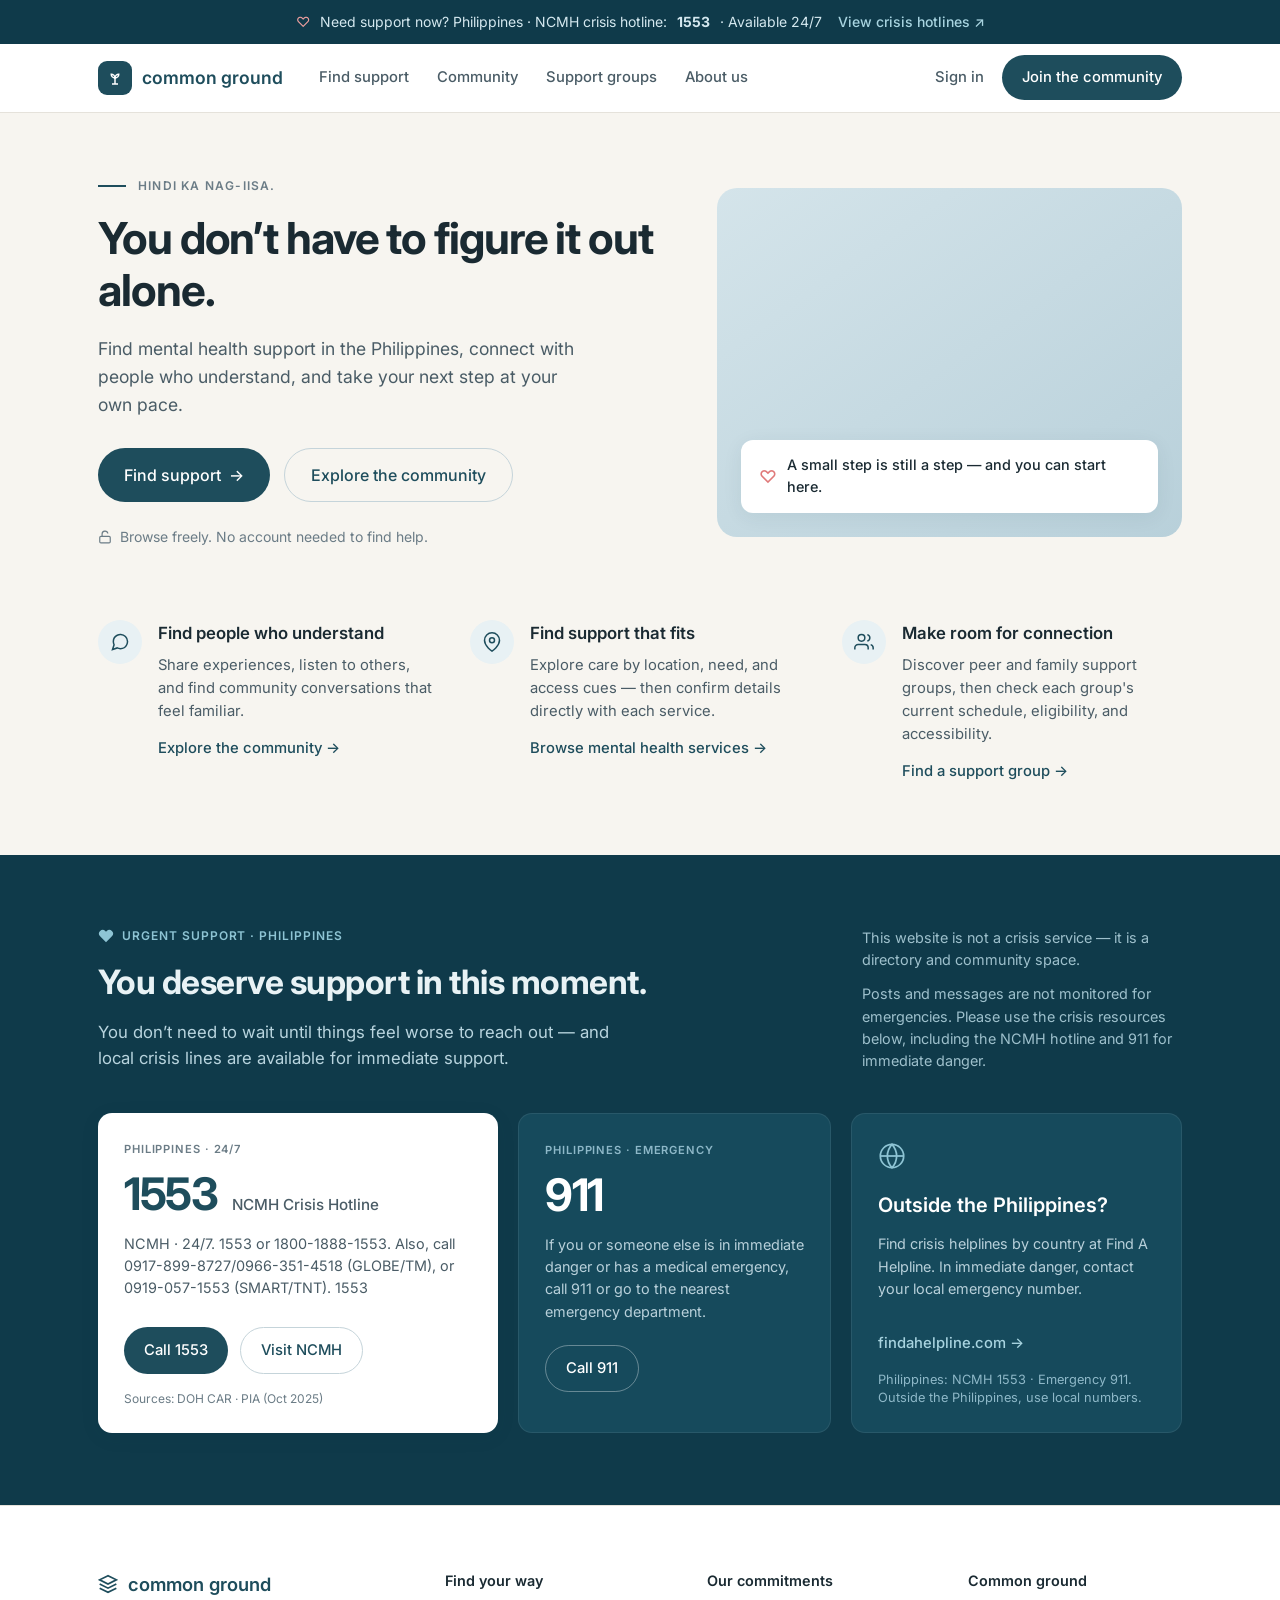
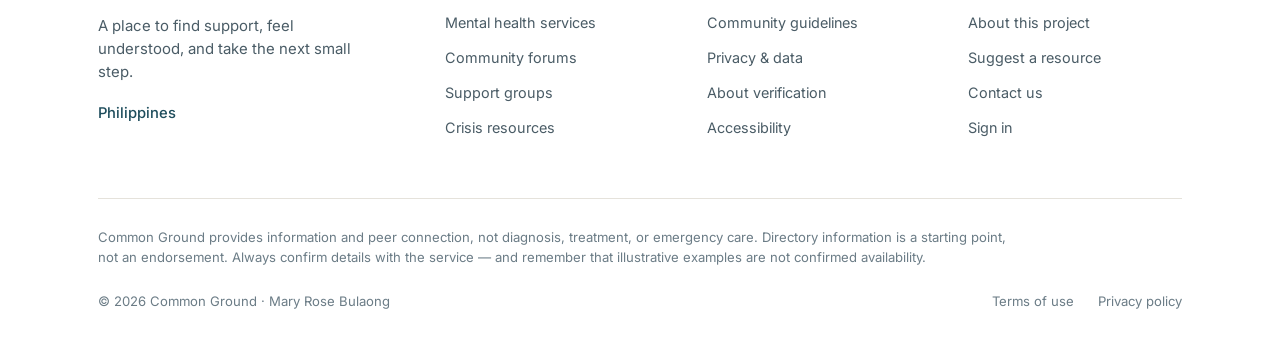
<file: index.html>
<!DOCTYPE html>
<html lang="en">
<head>
  <meta charset="UTF-8">
  <meta name="viewport" content="width=device-width, initial-scale=1.0">
  <link rel="icon" href="data:image/svg+xml,%3Csvg xmlns='http://www.w3.org/2000/svg' viewBox='0 0 32 32'%3E%3Crect width='32' height='32' rx='8' fill='%231e4d5c'/%3E%3Cpath d='M16 25v-9M16 16c-4 0-6.5-3-6.5-6.5 3.5 0 6.5 2.5 6.5 6.5ZM16 16c4 0 6.5-3 6.5-6.5-3.5 0-6.5 2.5-6.5 6.5Z' fill='none' stroke='white' stroke-width='2' stroke-linecap='round'/%3E%3C/svg%3E">
  <title>Common Ground – Mental Health Support in the Philippines</title>
  <link rel="preconnect" href="https://fonts.googleapis.com">
  <link rel="preconnect" href="https://fonts.gstatic.com" crossorigin>
  <link href="https://fonts.googleapis.com/css2?family=Inter:wght@400;500;600;700&display=swap" rel="stylesheet">
  <link rel="stylesheet" href="styles.css">
  <link rel="stylesheet" href="styles-additions.css">
  <link rel="stylesheet" href="pages.css">
</head>
<body>

  <a href="#main" class="skip-link">Skip to content</a>

  <!-- Top Crisis Banner -->
  <div class="top-banner">
    <span class="heart-icon">♡</span>
    Need support now? Philippines · NCMH crisis hotline: <strong>1553</strong> · Available 24/7
    <a href="#crisis">View crisis hotlines ↗</a>
  </div>

  <!-- Navigation -->
  <header class="navbar">
    <div class="container nav-container">
      <div class="nav-left">
        <a href="index.html" class="brand">
          <div class="brand-logo">
            <svg width="18" height="18" viewBox="0 0 24 24" fill="none" stroke="white" stroke-width="2">
              <path d="M12 20v-8"/>
              <path d="M12 12c-3 0-5-2.5-5-5 2.5 0 5 2 5 5Z"/>
              <path d="M12 12c3 0 5-2.5 5-5-2.5 0-5 2-5 5Z"/>
              <path d="M8 20h8"/>
            </svg>
          </div>
          <span>common ground</span>
        </a>
        <nav class="nav-links" id="primary-nav" aria-label="Main">
          <a href="support.html">Find support</a>
          <a href="community.html">Community</a>
          <a href="groups.html">Support groups</a>
          <a href="about.html">About us</a>
          <a href="signin.html" class="nav-mobile-only">Sign in</a>
          <a href="signin.html#join" class="nav-mobile-only">Join the community</a>
        </nav>
      </div>
      <div class="nav-actions">
        <a href="signin.html" class="sign-in-link">Sign in</a>
        <a href="signin.html#join" class="btn btn-primary">Join the community</a>
        <button type="button" class="nav-toggle" aria-label="Open menu" aria-expanded="false" aria-controls="primary-nav">
          <span class="nav-toggle-bars"></span>
        </button>
      </div>
    </div>
  </header>

  <!-- Hero -->
  <main id="main">
  <section class="section-cream">
    <div class="container">
      <div class="hero">
        <div class="hero-content">
          <div class="eyebrow-with-line">
            <span class="eyebrow-line"></span>
            HINDI KA NAG-IISA.
          </div>
          <h1 class="hero-title">You don’t have to figure it out alone.</h1>
          <p class="hero-subtitle">
            Find mental health support in the Philippines, connect with people who understand, and take your next step at your own pace.
          </p>
          <div class="hero-buttons">
            <a href="support.html" class="btn btn-primary btn-large">Find support <span>→</span></a>
            <a href="community.html" class="btn btn-ghost btn-large">Explore the community</a>
          </div>
          <div class="privacy-note">
            <svg width="14" height="14" viewBox="0 0 24 24" fill="none" stroke="currentColor" stroke-width="2">
              <rect x="3" y="11" width="18" height="11" rx="2"/>
              <path d="M7 11V7a5 5 0 0 1 9.9-1"/>
            </svg>
            Browse freely. No account needed to find help.
          </div>
        </div>
        <div class="hero-visual">
          <div class="hero-image-wrapper">
            <div class="hero-image-placeholder"></div>
            <div class="floating-badge">
              <span class="badge-heart">♡</span>
              A small step is still a step — and you can start here.
            </div>
          </div>
        </div>
      </div>

      <!-- 3 Feature Pillars -->
      <div class="features-grid">
        <div class="feature-item">
          <div class="circle-icon">
            <svg width="20" height="20" viewBox="0 0 24 24" fill="none" stroke="currentColor" stroke-width="1.8">
              <path d="M21 11.5a8.38 8.38 0 0 1-.9 3.8 8.5 8.5 0 0 1-7.6 4.7 8.38 8.38 0 0 1-3.8-.9L3 21l1.9-5.7a8.38 8.38 0 0 1-.9-3.8 8.5 8.5 0 0 1 4.7-7.6 8.38 8.38 0 0 1 3.8-.9h.5a8.48 8.48 0 0 1 8 8v.5z"/>
            </svg>
          </div>
          <div class="feature-text">
            <h3>Find people who understand</h3>
            <p>Share experiences, listen to others, and find community conversations that feel familiar.</p>
            <a href="community.html" class="text-link">Explore the community →</a>
          </div>
        </div>
        <div class="feature-item">
          <div class="circle-icon">
            <svg width="20" height="20" viewBox="0 0 24 24" fill="none" stroke="currentColor" stroke-width="1.8">
              <path d="M21 10c0 7-9 13-9 13s-9-6-9-13a9 9 0 0 1 18 0z"/>
              <circle cx="12" cy="10" r="3"/>
            </svg>
          </div>
          <div class="feature-text">
            <h3>Find support that fits</h3>
            <p>Explore care by location, need, and access cues — then confirm details directly with each service.</p>
            <a href="support.html" class="text-link">Browse mental health services →</a>
          </div>
        </div>
        <div class="feature-item">
          <div class="circle-icon">
            <svg width="20" height="20" viewBox="0 0 24 24" fill="none" stroke="currentColor" stroke-width="1.8">
              <path d="M17 21v-2a4 4 0 0 0-4-4H5a4 4 0 0 0-4 4v2"/>
              <circle cx="9" cy="7" r="4"/>
              <path d="M23 21v-2a4 4 0 0 0-3-3.87"/>
              <path d="M16 3.13a4 4 0 0 1 0 7.75"/>
            </svg>
          </div>
          <div class="feature-text">
            <h3>Make room for connection</h3>
            <p>Discover peer and family support groups, then check each group's current schedule, eligibility, and accessibility.</p>
            <a href="groups.html" class="text-link">Find a support group →</a>
          </div>
        </div>
      </div>
    </div>
  </section>

  <!-- Urgent Support / Crisis -->
  <section class="urgent" id="crisis">
    <div class="container">
      <div class="urgent-header">
        <div class="urgent-left">
          <p class="urgent-label">
            <svg width="16" height="16" viewBox="0 0 24 24" fill="currentColor">
              <path d="M20.84 4.61a5.5 5.5 0 0 0-7.78 0L12 5.67l-1.06-1.06a5.5 5.5 0 0 0-7.78 7.78l1.06 1.06L12 21.23l7.78-7.78 1.06-1.06a5.5 5.5 0 0 0 0-7.78z"/>
            </svg>
            URGENT SUPPORT · PHILIPPINES
          </p>
          <h2>You deserve support in this moment.</h2>
          <p class="urgent-desc">You don’t need to wait until things feel worse to reach out — and local crisis lines are available for immediate support.</p>
        </div>
        <div class="urgent-right">
          <p>This website is not a crisis service — it is a directory and community space.</p>
          <p>Posts and messages are not monitored for emergencies. Please use the crisis resources below, including the NCMH hotline and 911 for immediate danger.</p>
        </div>
      </div>

      <div class="support-cards">
        <div class="support-card light">
          <p class="card-label">PHILIPPINES · 24/7</p>
          <div class="hotline-number">
            <span class="number">1553</span>
            <span class="label">NCMH Crisis Hotline</span>
          </div>
          <p class="card-detail">
            NCMH · 24/7. 1553 or 1800-1888-1553. Also, call 0917-899-8727/0966-351-4518 (GLOBE/TM), or 0919-057-1553 (SMART/TNT). 1553 
          </p>
          <div class="card-actions">
            <a href="tel:1553" class="btn btn-primary">Call 1553</a>
            <a href="https://ncmh.gov.ph" class="btn btn-secondary" target="_blank" rel="noopener">Visit NCMH</a>
          </div>
          <p class="source">Sources: DOH CAR · PIA (Oct 2025)</p>
        </div>

        <div class="support-card dark">
          <p class="card-label">PHILIPPINES · EMERGENCY</p>
          <div class="hotline-number">
            <span class="number">911</span>
          </div>
          <p class="card-detail">
            If you or someone else is in immediate danger or has a medical emergency, call 911 or go to the nearest emergency department.
          </p>
          <div class="card-actions">
            <a href="tel:911" class="btn btn-outline">Call 911</a>
          </div>
        </div>

        <div class="support-card dark">
          <div class="globe-icon">
            <svg width="28" height="28" viewBox="0 0 24 24" fill="none" stroke="currentColor" stroke-width="1.5">
              <circle cx="12" cy="12" r="10"/><line x1="2" y1="12" x2="22" y2="12"/>
              <path d="M12 2a15.3 15.3 0 0 1 4 10 15.3 15.3 0 0 1-4 10 15.3 15.3 0 0 1-4-10 15.3 15.3 0 0 1 4-10z"/>
            </svg>
          </div>
          <h3>Outside the Philippines?</h3>
          <p class="card-detail">
            Find crisis helplines by country at Find A Helpline. In immediate danger, contact your local emergency number.
          </p>
          <a href="https://findahelpline.com" class="text-link light" target="_blank" rel="noopener">findahelpline.com →</a>
          <p class="card-note">Philippines: NCMH 1553 · Emergency 911. Outside the Philippines, use local numbers.</p>
        </div>
      </div>
    </div>
  </section>

  </main>

  <!-- Footer -->
  <footer class="footer">
    <div class="container">
      <div class="footer-grid">
        <div class="footer-brand">
          <div class="logo">
            <svg width="20" height="20" viewBox="0 0 24 24" fill="none" stroke="currentColor" stroke-width="2">
              <path d="M12 2L2 7l10 5 10-5-10-5z"/><path d="M2 17l10 5 10-5"/><path d="M2 12l10 5 10-5"/>
            </svg>
            <span>common ground</span>
          </div>
          <p>A place to find support, feel understood, and take the next small step.</p>
          <a href="about.html" class="text-link">Philippines</a>
        </div>

        <div class="footer-col">
          <h4>Find your way</h4>
          <ul>
            <li><a href="support.html">Mental health services</a></li>
            <li><a href="community.html">Community forums</a></li>
            <li><a href="groups.html">Support groups</a></li>
            <li><a href="#crisis">Crisis resources</a></li>
          </ul>
        </div>

        <div class="footer-col">
          <h4>Our commitments</h4>
          <ul>
            <li><a href="about.html#guidelines">Community guidelines</a></li>
            <li><a href="privacy.html">Privacy &amp; data</a></li>
            <li><a href="about.html#verification">About verification</a></li>
            <li><a href="about.html#accessibility">Accessibility</a></li>
          </ul>
        </div>

        <div class="footer-col">
          <h4>Common ground</h4>
          <ul>
            <li><a href="about.html">About this project</a></li>
            <li><a href="contact.html?topic=resource">Suggest a resource</a></li>
            <li><a href="contact.html">Contact us</a></li>
            <li><a href="signin.html">Sign in</a></li>
          </ul>
        </div>
      </div>

      <div class="footer-bottom">
        <p class="disclaimer">
          Common Ground provides information and peer connection, not diagnosis, treatment, or emergency care. Directory information is a starting point, not an endorsement. Always confirm details with the service — and remember that illustrative examples are not confirmed availability.
        </p>
        <div class="footer-meta">
          <p>© 2026 Common Ground · Mary Rose Bulaong </p>
          <div class="footer-links">
            <a href="terms.html">Terms of use</a>
            <a href="privacy.html">Privacy policy</a>
          </div>
        </div>
      </div>
    </div>
  </footer>

  <script src="script.js" defer></script>
</body>
</html>
</file>
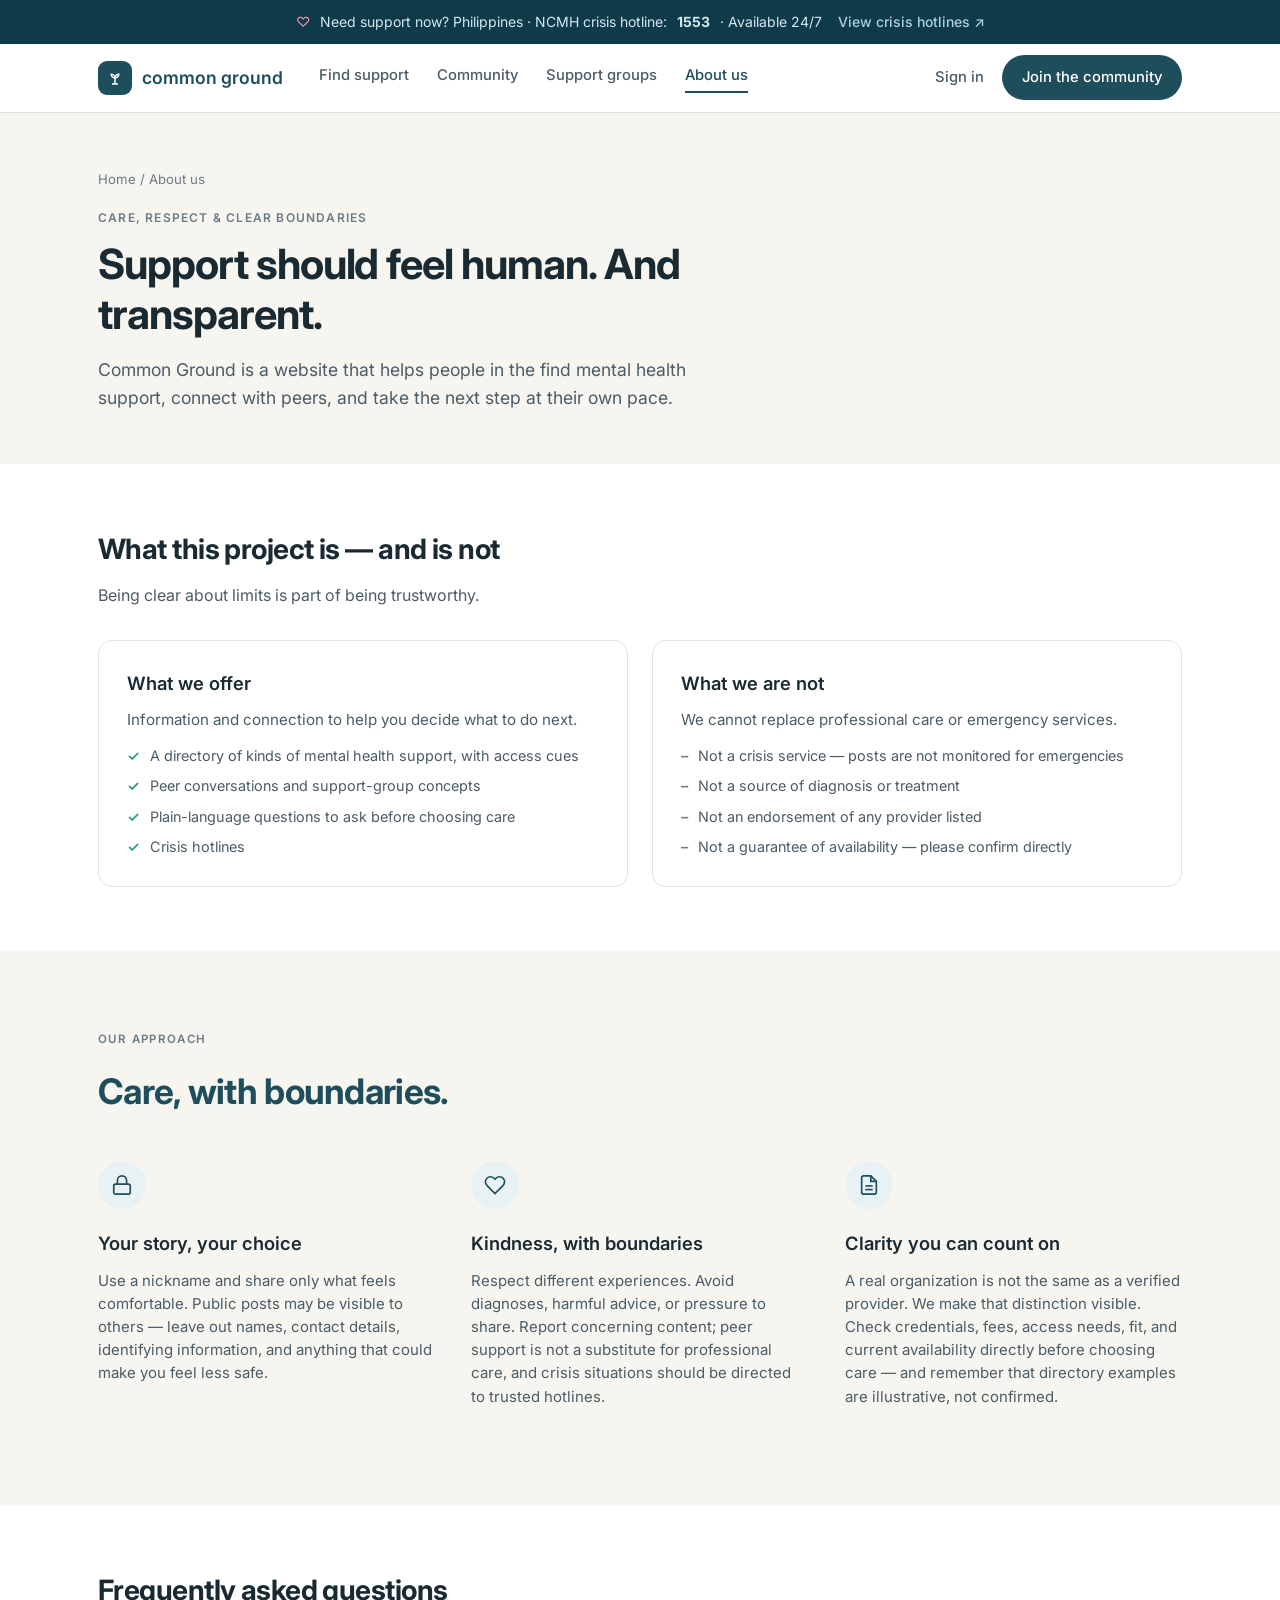
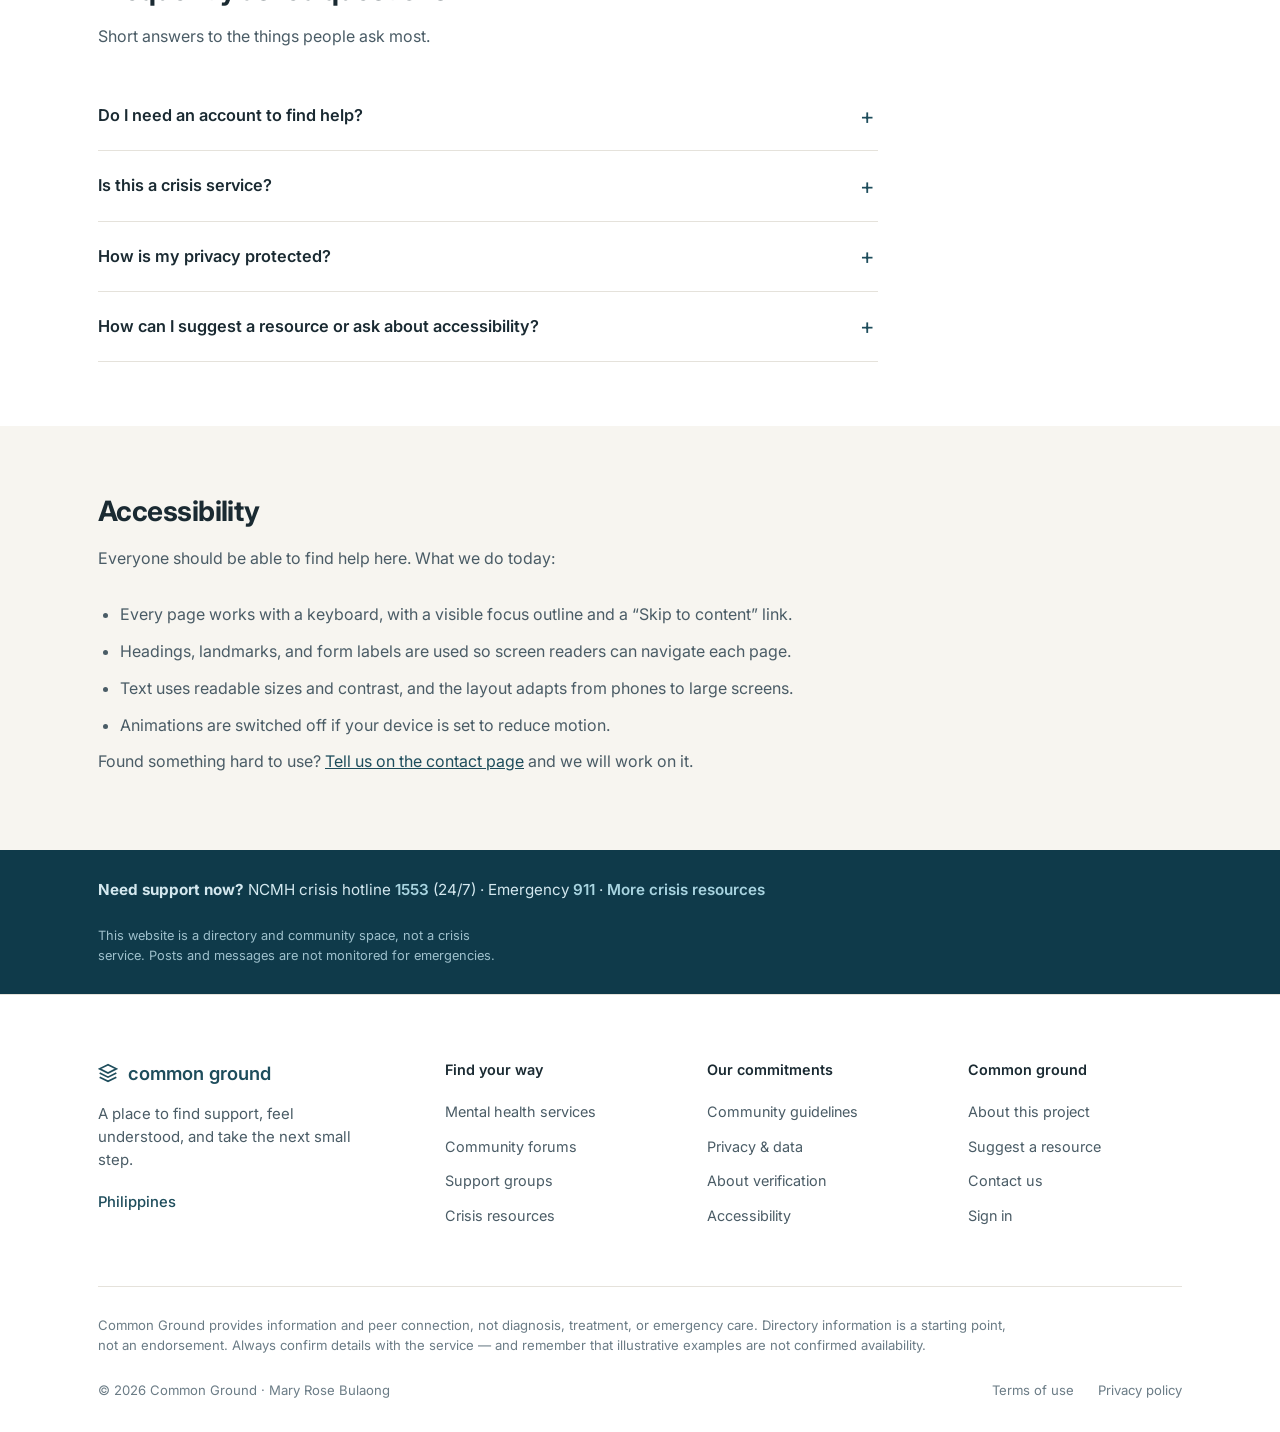
<file: about.html>
<!DOCTYPE html>
<html lang="en">
<head>
  <meta charset="UTF-8">
  <meta name="viewport" content="width=device-width, initial-scale=1.0">
  <link rel="icon" href="data:image/svg+xml,%3Csvg xmlns='http://www.w3.org/2000/svg' viewBox='0 0 32 32'%3E%3Crect width='32' height='32' rx='8' fill='%231e4d5c'/%3E%3Cpath d='M16 25v-9M16 16c-4 0-6.5-3-6.5-6.5 3.5 0 6.5 2.5 6.5 6.5ZM16 16c4 0 6.5-3 6.5-6.5-3.5 0-6.5 2.5-6.5 6.5Z' fill='none' stroke='white' stroke-width='2' stroke-linecap='round'/%3E%3C/svg%3E">
  <title>About us – Common Ground</title>
  <link rel="preconnect" href="https://fonts.googleapis.com">
  <link rel="preconnect" href="https://fonts.gstatic.com" crossorigin>
  <link href="https://fonts.googleapis.com/css2?family=Inter:wght@400;500;600;700&display=swap" rel="stylesheet">
  <link rel="stylesheet" href="styles.css">
  <link rel="stylesheet" href="styles-additions.css">
  <link rel="stylesheet" href="pages.css">
</head>
<body>

  <a href="#main" class="skip-link">Skip to content</a>

  <div class="top-banner">
    <span class="heart-icon">♡</span>
    Need support now? Philippines · NCMH crisis hotline: <strong>1553</strong> · Available 24/7
    <a href="index.html#crisis">View crisis hotlines ↗</a>
  </div>

  <header class="navbar">
    <div class="container nav-container">
      <div class="nav-left">
        <a href="index.html" class="brand">
          <div class="brand-logo">
            <svg width="18" height="18" viewBox="0 0 24 24" fill="none" stroke="white" stroke-width="2">
              <path d="M12 20v-8"/>
              <path d="M12 12c-3 0-5-2.5-5-5 2.5 0 5 2 5 5Z"/>
              <path d="M12 12c3 0 5-2.5 5-5-2.5 0-5 2-5 5Z"/>
              <path d="M8 20h8"/>
            </svg>
          </div>
          <span>common ground</span>
        </a>
        <nav class="nav-links" id="primary-nav" aria-label="Main">
          <a href="support.html">Find support</a>
          <a href="community.html">Community</a>
          <a href="groups.html">Support groups</a>
          <a href="about.html" aria-current="page">About us</a>
          <a href="signin.html" class="nav-mobile-only">Sign in</a>
          <a href="signin.html#join" class="nav-mobile-only">Join the community</a>
        </nav>
      </div>
      <div class="nav-actions">
        <a href="signin.html" class="sign-in-link">Sign in</a>
        <a href="signin.html#join" class="btn btn-primary">Join the community</a>
        <button type="button" class="nav-toggle" aria-label="Open menu" aria-expanded="false" aria-controls="primary-nav">
          <span class="nav-toggle-bars"></span>
        </button>
      </div>
    </div>
  </header>

  <main id="main">
    <section class="page-hero">
      <div class="container">
        <p class="breadcrumb"><a href="index.html">Home</a> / About us</p>
        <span class="care-eyebrow">CARE, RESPECT &amp; CLEAR BOUNDARIES</span>
        <h1 class="page-title">Support should feel human. And transparent.</h1>
        <p class="page-lead">Common Ground is a website that helps people in the  find mental health support, connect with peers, and take the next step at their own pace.</p>
      </div>
    </section>

    <section class="page-section">
      <div class="container">
        <h2 class="section-title">What this project is — and is not</h2>
        <p class="section-lead">Being clear about limits is part of being trustworthy.</p>
        <div class="compare-grid">
          <div class="compare-card">
            <h3>What we offer</h3>
            <p>Information and connection to help you decide what to do next.</p>
            <ul>
              <li>A directory of kinds of mental health support, with access cues</li>
              <li>Peer conversations and support-group concepts</li>
              <li>Plain-language questions to ask before choosing care</li>
              <li>Crisis hotlines</li>
            </ul>
          </div>
          <div class="compare-card muted">
            <h3>What we are not</h3>
            <p>We cannot replace professional care or emergency services.</p>
            <ul>
              <li>Not a crisis service — posts are not monitored for emergencies</li>
              <li>Not a source of diagnosis or treatment</li>
              <li>Not an endorsement of any provider listed</li>
              <li>Not a guarantee of availability — please confirm directly</li>
            </ul>
          </div>
        </div>
      </div>
    </section>

    <section class="principles-section" id="guidelines">
      <div class="container">
        <p class="eyebrow">OUR APPROACH</p>
        <div class="principles-header">
          <h2>Care, with boundaries.</h2>
        </div>
        <div class="principles-grid">
          <article class="principle" id="privacy">
            <div class="icon-circle"><svg width="22" height="22" viewBox="0 0 24 24" fill="none" stroke="currentColor" stroke-width="1.8"><rect x="3" y="11" width="18" height="11" rx="2"/><path d="M7 11V7a5 5 0 0 1 10 0v4"/></svg></div>
            <h3>Your story, your choice</h3>
            <p>Use a nickname and share only what feels comfortable. Public posts may be visible to others — leave out names, contact details, identifying information, and anything that could make you feel less safe.</p>
          </article>
          <article class="principle">
            <div class="icon-circle"><svg width="22" height="22" viewBox="0 0 24 24" fill="none" stroke="currentColor" stroke-width="1.8"><path d="M20.84 4.61a5.5 5.5 0 0 0-7.78 0L12 5.67l-1.06-1.06a5.5 5.5 0 0 0-7.78 7.78l1.06 1.06L12 21.23l7.78-7.78 1.06-1.06a5.5 5.5 0 0 0 0-7.78z"/></svg></div>
            <h3>Kindness, with boundaries</h3>
            <p>Respect different experiences. Avoid diagnoses, harmful advice, or pressure to share. Report concerning content; peer support is not a substitute for professional care, and crisis situations should be directed to trusted hotlines.</p>
          </article>
          <article class="principle" id="verification">
            <div class="icon-circle"><svg width="22" height="22" viewBox="0 0 24 24" fill="none" stroke="currentColor" stroke-width="1.8"><path d="M14 2H6a2 2 0 0 0-2 2v16a2 2 0 0 0 2 2h12a2 2 0 0 0 2-2V8z"/><polyline points="14 2 14 8 20 8"/><line x1="16" y1="13" x2="8" y2="13"/><line x1="16" y1="17" x2="8" y2="17"/></svg></div>
            <h3>Clarity you can count on</h3>
            <p>A real organization is not the same as a verified provider. We make that distinction visible. Check credentials, fees, access needs, fit, and current availability directly before choosing care — and remember that directory examples are illustrative, not confirmed.</p>
          </article>
        </div>
      </div>
    </section>

    <section class="page-section" id="faq">
      <div class="container">
        <h2 class="section-title">Frequently asked questions</h2>
        <p class="section-lead">Short answers to the things people ask most.</p>
        <div class="faq">
          <details>
            <summary>Do I need an account to find help?</summary>
            <p>No. You can browse services, groups, and conversations without signing in. An account is only needed to post or reply in the community.</p>
          </details>
          <details>
            <summary>Is this a crisis service?</summary>
            <p>No. Posts and messages are not monitored for emergencies. If you or someone else is in danger, call 911, or call the NCMH crisis hotline at 1553 (24/7).</p>
          </details>
          <details>
            <summary>How is my privacy protected?</summary>
            <p>Use a nickname and avoid identifying details in public posts. Anything you post publicly may be seen by others, so share only what you are comfortable with.</p>
          </details>
          <details>
            <summary>How can I suggest a resource or ask about accessibility?</summary>
            <p>Use the <a class="text-link" href="contact.html">contact page</a>. Choose “Suggest a resource” or “Accessibility” so your message reaches the right place.</p>
          </details>
        </div>
      </div>
    </section>


    <section class="page-section alt" id="accessibility">
      <div class="container">
        <h2 class="section-title">Accessibility</h2>
        <p class="section-lead">Everyone should be able to find help here. What we do today:</p>
        <div class="prose">
          <ul>
            <li>Every page works with a keyboard, with a visible focus outline and a “Skip to content” link.</li>
            <li>Headings, landmarks, and form labels are used so screen readers can navigate each page.</li>
            <li>Text uses readable sizes and contrast, and the layout adapts from phones to large screens.</li>
            <li>Animations are switched off if your device is set to reduce motion.</li>
          </ul>
          <p>Found something hard to use? <a href="contact.html?topic=accessibility">Tell us on the contact page</a> and we will work on it.</p>
        </div>
      </div>
    </section>
  </main>

  <section class="crisis-strip" aria-label="Crisis support">
    <div class="container">
      <p><strong>Need support now?</strong> NCMH crisis hotline <a href="tel:1553">1553</a> (24/7) · Emergency <a href="tel:911">911</a> · <a href="index.html#crisis">More crisis resources</a></p>
      <p class="small">This website is a directory and community space, not a crisis service. Posts and messages are not monitored for emergencies.</p>
    </div>
  </section>

  <footer class="footer">
    <div class="container">
      <div class="footer-grid">
        <div class="footer-brand">
          <div class="logo">
            <svg width="20" height="20" viewBox="0 0 24 24" fill="none" stroke="currentColor" stroke-width="2">
              <path d="M12 2L2 7l10 5 10-5-10-5z"/><path d="M2 17l10 5 10-5"/><path d="M2 12l10 5 10-5"/>
            </svg>
            <span>common ground</span>
          </div>
          <p>A place to find support, feel understood, and take the next small step.</p>
          <a href="about.html" class="text-link">Philippines</a>
        </div>

        <div class="footer-col">
          <h4>Find your way</h4>
          <ul>
            <li><a href="support.html">Mental health services</a></li>
            <li><a href="community.html">Community forums</a></li>
            <li><a href="groups.html">Support groups</a></li>
            <li><a href="index.html#crisis">Crisis resources</a></li>
          </ul>
        </div>

        <div class="footer-col">
          <h4>Our commitments</h4>
          <ul>
            <li><a href="about.html#guidelines">Community guidelines</a></li>
            <li><a href="privacy.html">Privacy &amp; data</a></li>
            <li><a href="about.html#verification">About verification</a></li>
            <li><a href="about.html#accessibility">Accessibility</a></li>
          </ul>
        </div>

        <div class="footer-col">
          <h4>Common ground</h4>
          <ul>
            <li><a href="about.html">About this project</a></li>
            <li><a href="contact.html?topic=resource">Suggest a resource</a></li>
            <li><a href="contact.html">Contact us</a></li>
            <li><a href="signin.html">Sign in</a></li>
          </ul>
        </div>
      </div>

      <div class="footer-bottom">
        <p class="disclaimer">
          Common Ground provides information and peer connection, not diagnosis, treatment, or emergency care. Directory information is a starting point, not an endorsement. Always confirm details with the service — and remember that illustrative examples are not confirmed availability.
        </p>
        <div class="footer-meta">
          <p>© 2026 Common Ground · Mary Rose Bulaong</p>
          <div class="footer-links">
            <a href="terms.html">Terms of use</a>
            <a href="privacy.html">Privacy policy</a>
          </div>
        </div>
      </div>
    </div>
  </footer>

  <script src="script.js" defer></script>
  <script src="pages.js" defer></script>
</body>
</html>
</file>
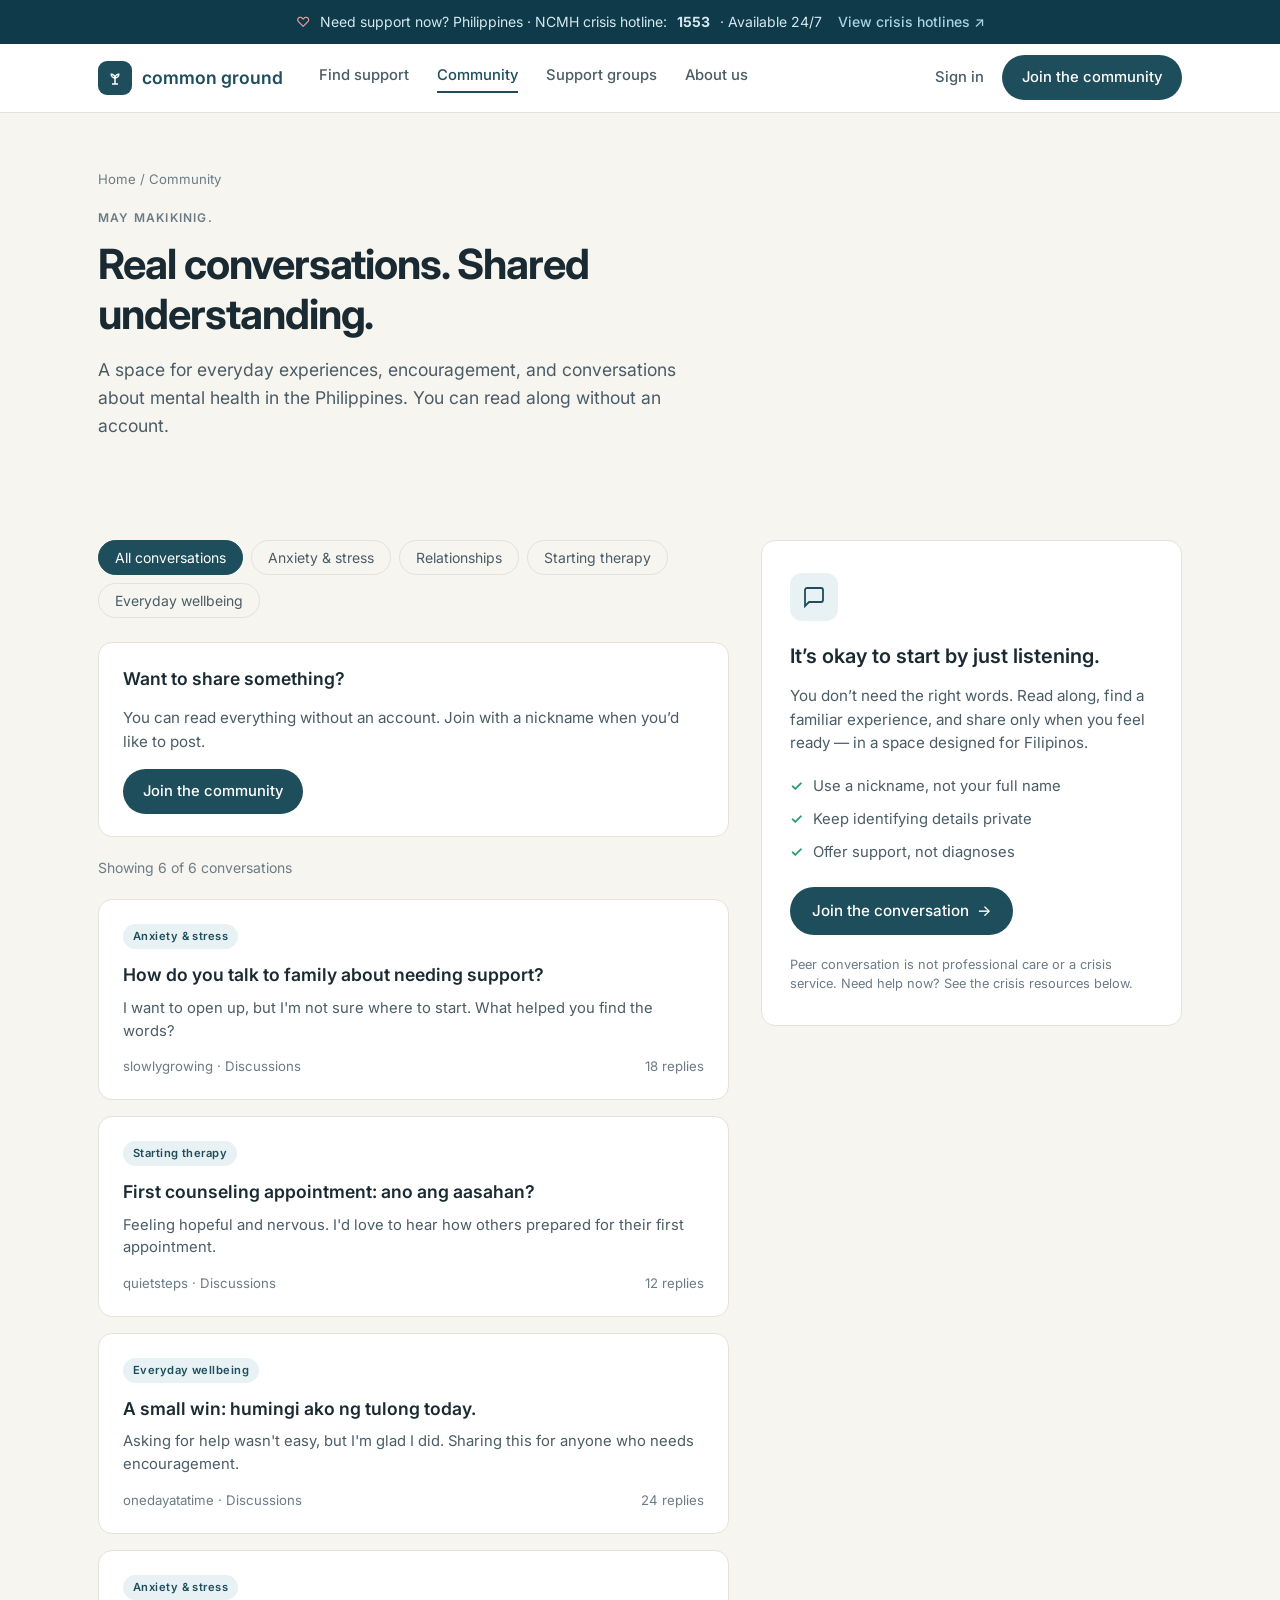
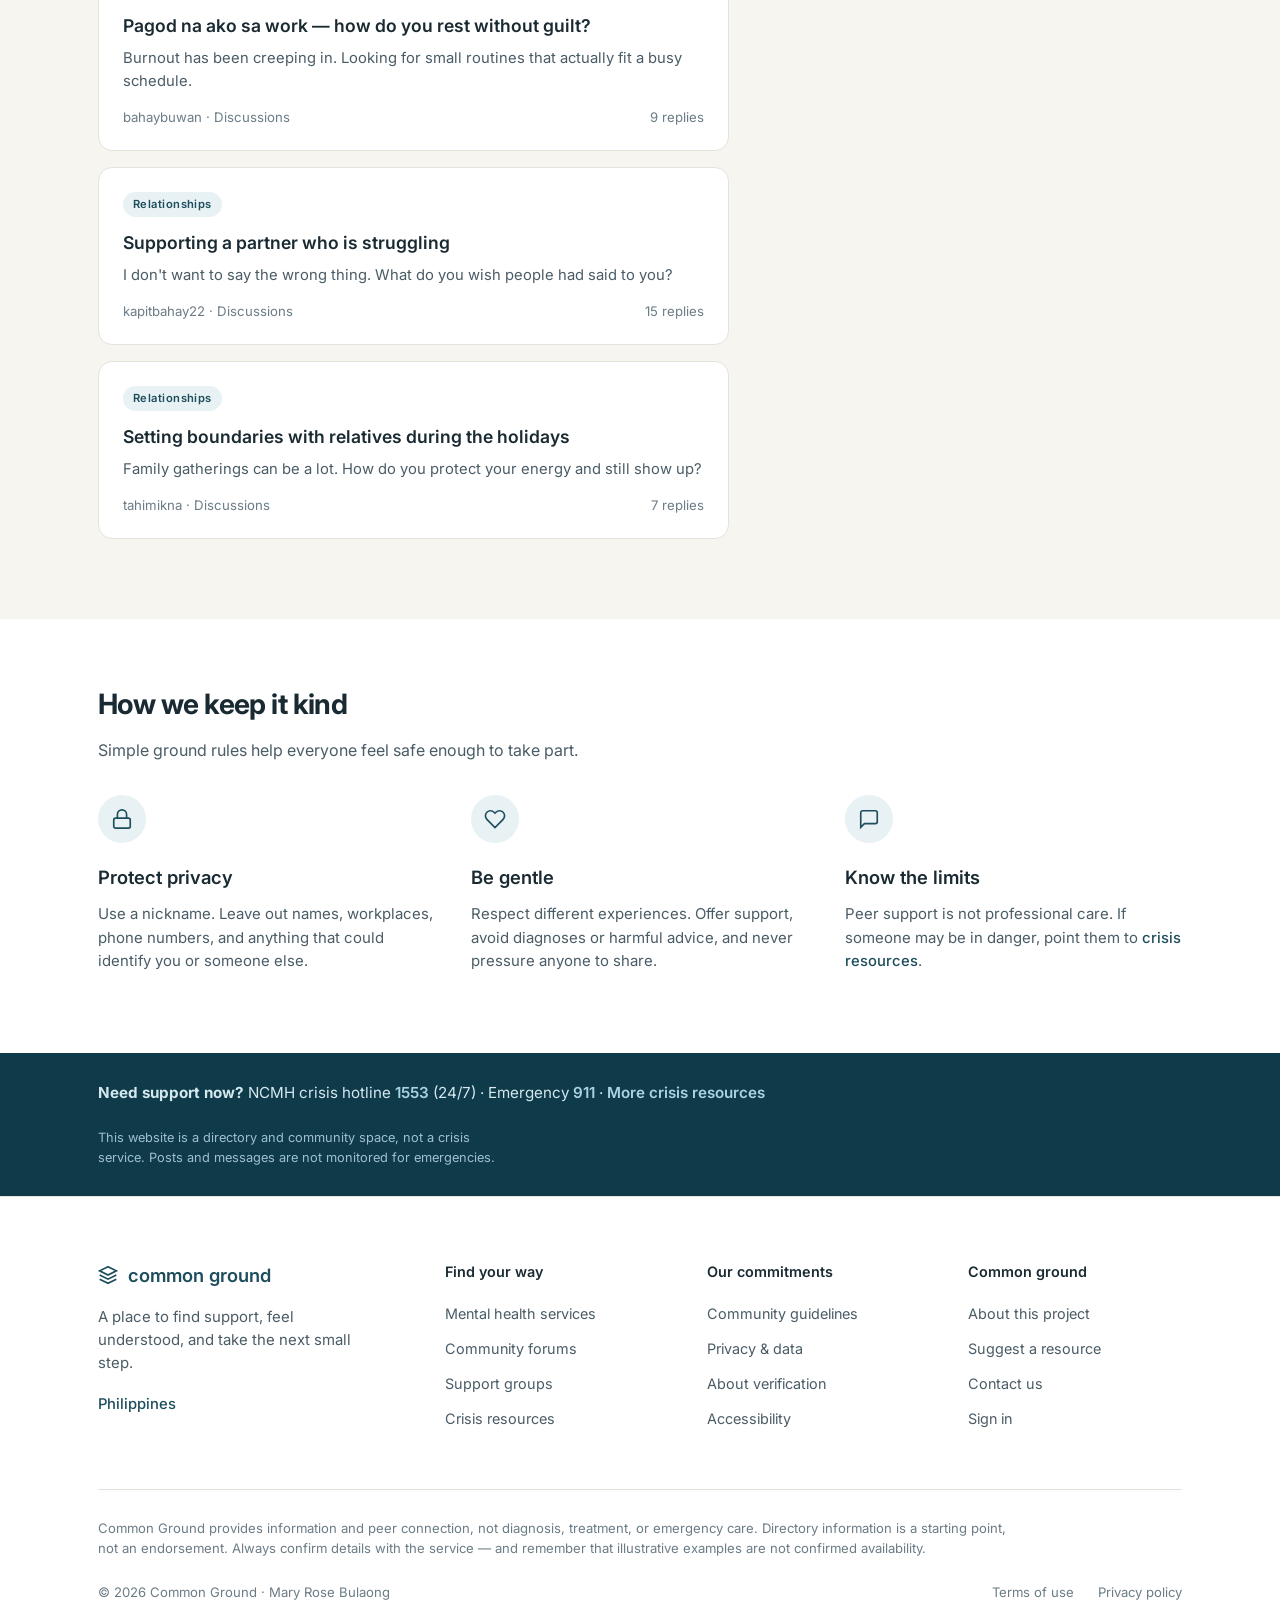
<file: community.html>
<!DOCTYPE html>
<html lang="en">
<head>
  <meta charset="UTF-8">
  <meta name="viewport" content="width=device-width, initial-scale=1.0">
  <link rel="icon" href="data:image/svg+xml,%3Csvg xmlns='http://www.w3.org/2000/svg' viewBox='0 0 32 32'%3E%3Crect width='32' height='32' rx='8' fill='%231e4d5c'/%3E%3Cpath d='M16 25v-9M16 16c-4 0-6.5-3-6.5-6.5 3.5 0 6.5 2.5 6.5 6.5ZM16 16c4 0 6.5-3 6.5-6.5-3.5 0-6.5 2.5-6.5 6.5Z' fill='none' stroke='white' stroke-width='2' stroke-linecap='round'/%3E%3C/svg%3E">
  <title>Community – Common Ground</title>
  <link rel="preconnect" href="https://fonts.googleapis.com">
  <link rel="preconnect" href="https://fonts.gstatic.com" crossorigin>
  <link href="https://fonts.googleapis.com/css2?family=Inter:wght@400;500;600;700&display=swap" rel="stylesheet">
  <link rel="stylesheet" href="styles.css">
  <link rel="stylesheet" href="styles-additions.css">
  <link rel="stylesheet" href="pages.css">
</head>
<body>

  <a href="#main" class="skip-link">Skip to content</a>

  <div class="top-banner">
    <span class="heart-icon">♡</span>
    Need support now? Philippines · NCMH crisis hotline: <strong>1553</strong> · Available 24/7
    <a href="index.html#crisis">View crisis hotlines ↗</a>
  </div>

  <header class="navbar">
    <div class="container nav-container">
      <div class="nav-left">
        <a href="index.html" class="brand">
          <div class="brand-logo">
            <svg width="18" height="18" viewBox="0 0 24 24" fill="none" stroke="white" stroke-width="2">
              <path d="M12 20v-8"/>
              <path d="M12 12c-3 0-5-2.5-5-5 2.5 0 5 2 5 5Z"/>
              <path d="M12 12c3 0 5-2.5 5-5-2.5 0-5 2-5 5Z"/>
              <path d="M8 20h8"/>
            </svg>
          </div>
          <span>common ground</span>
        </a>
        <nav class="nav-links" id="primary-nav" aria-label="Main">
          <a href="support.html">Find support</a>
          <a href="community.html" aria-current="page">Community</a>
          <a href="groups.html">Support groups</a>
          <a href="about.html">About us</a>
          <a href="signin.html" class="nav-mobile-only">Sign in</a>
          <a href="signin.html#join" class="nav-mobile-only">Join the community</a>
        </nav>
      </div>
      <div class="nav-actions">
        <a href="signin.html" class="sign-in-link">Sign in</a>
        <a href="signin.html#join" class="btn btn-primary">Join the community</a>
        <button type="button" class="nav-toggle" aria-label="Open menu" aria-expanded="false" aria-controls="primary-nav">
          <span class="nav-toggle-bars"></span>
        </button>
      </div>
    </div>
  </header>

  <main id="main">
    <section class="page-hero">
      <div class="container">
        <p class="breadcrumb"><a href="index.html">Home</a> / Community</p>
        <span class="care-eyebrow">MAY MAKIKINIG.</span>
        <h1 class="page-title">Real conversations. Shared understanding.</h1>
        <p class="page-lead">A space for everyday experiences, encouragement, and conversations about mental health in the Philippines. You can read along without an account.</p>
      </div>
    </section>

    <section class="forum-section" style="padding-top:48px">
      <div class="container">
        <div class="forum-grid">
          <div class="forum-feed-col">
            <div class="forum-tabs" data-filter-bar="forum" role="group" aria-label="Topics">
              <button type="button" class="forum-tab js-filter active" data-filter="all">All conversations</button>
              <button type="button" class="forum-tab js-filter" data-filter="anxiety">Anxiety &amp; stress</button>
              <button type="button" class="forum-tab js-filter" data-filter="relationships">Relationships</button>
              <button type="button" class="forum-tab js-filter" data-filter="therapy">Starting therapy</button>
              <button type="button" class="forum-tab js-filter" data-filter="wellbeing">Everyday wellbeing</button>
            </div>
            <div class="composer" id="composer"></div>
            <p class="results-count" data-filter-count="forum" aria-live="polite"></p>
            <div class="forum-thread-list">
            <article class="forum-thread" data-filter-item="forum" data-cats="anxiety">
              <span class="forum-topic-badge">Anxiety &amp; stress</span>
              <h3 class="forum-thread-title">How do you talk to family about needing support?</h3>
              <p class="forum-thread-excerpt">I want to open up, but I'm not sure where to start. What helped you find the words?</p>
              <div class="forum-thread-meta">
                <span>slowlygrowing · Discussions</span>
                <span class="forum-replies">18 replies</span>
              </div>
            </article>
            <article class="forum-thread" data-filter-item="forum" data-cats="therapy">
              <span class="forum-topic-badge">Starting therapy</span>
              <h3 class="forum-thread-title">First counseling appointment: ano ang aasahan?</h3>
              <p class="forum-thread-excerpt">Feeling hopeful and nervous. I'd love to hear how others prepared for their first appointment.</p>
              <div class="forum-thread-meta">
                <span>quietsteps · Discussions</span>
                <span class="forum-replies">12 replies</span>
              </div>
            </article>
            <article class="forum-thread" data-filter-item="forum" data-cats="wellbeing">
              <span class="forum-topic-badge">Everyday wellbeing</span>
              <h3 class="forum-thread-title">A small win: humingi ako ng tulong today.</h3>
              <p class="forum-thread-excerpt">Asking for help wasn't easy, but I'm glad I did. Sharing this for anyone who needs encouragement.</p>
              <div class="forum-thread-meta">
                <span>onedayatatime · Discussions </span>
                <span class="forum-replies">24 replies</span>
              </div>
            </article>
            <article class="forum-thread" data-filter-item="forum" data-cats="anxiety">
              <span class="forum-topic-badge">Anxiety &amp; stress</span>
              <h3 class="forum-thread-title">Pagod na ako sa work — how do you rest without guilt?</h3>
              <p class="forum-thread-excerpt">Burnout has been creeping in. Looking for small routines that actually fit a busy schedule.</p>
              <div class="forum-thread-meta">
                <span>bahaybuwan · Discussions </span>
                <span class="forum-replies">9 replies</span>
              </div>
            </article>
            <article class="forum-thread" data-filter-item="forum" data-cats="relationships">
              <span class="forum-topic-badge">Relationships</span>
              <h3 class="forum-thread-title">Supporting a partner who is struggling</h3>
              <p class="forum-thread-excerpt">I don't want to say the wrong thing. What do you wish people had said to you?</p>
              <div class="forum-thread-meta">
                <span>kapitbahay22 · Discussions </span>
                <span class="forum-replies">15 replies</span>
              </div>
            </article>
            <article class="forum-thread" data-filter-item="forum" data-cats="relationships">
              <span class="forum-topic-badge">Relationships</span>
              <h3 class="forum-thread-title">Setting boundaries with relatives during the holidays</h3>
              <p class="forum-thread-excerpt">Family gatherings can be a lot. How do you protect your energy and still show up?</p>
              <div class="forum-thread-meta">
                <span>tahimikna · Discussions </span>
                <span class="forum-replies">7 replies</span>
              </div>
            </article>
            </div>
            <div class="empty-state" data-filter-empty="forum" hidden>
              <strong>No conversations here yet</strong>
              Try another topic.
            </div>
          </div>

          <aside class="forum-sidebar-card">
            <div class="forum-sidebar-icon">
              <svg width="24" height="24" viewBox="0 0 24 24" fill="none" stroke="currentColor" stroke-width="1.8"><path d="M21 15a2 2 0 0 1-2 2H7l-4 4V5a2 2 0 0 1 2-2h14a2 2 0 0 1 2 2z"/></svg>
            </div>
            <h3 class="forum-sidebar-title">It’s okay to start by just listening.</h3>
            <p class="forum-sidebar-desc">You don’t need the right words. Read along, find a familiar experience, and share only when you feel ready — in a space designed for Filipinos.</p>
            <ul class="forum-checklist">
              <li><span class="forum-check">✓</span> Use a nickname, not your full name</li>
              <li><span class="forum-check">✓</span> Keep identifying details private</li>
              <li><span class="forum-check">✓</span> Offer support, not diagnoses</li>
            </ul>
            <a href="signin.html#join" class="forum-cta-btn">Join the conversation <span>→</span></a>
            <p class="forum-sidebar-disclaimer">Peer conversation is not professional care or a crisis service. Need help now? See the crisis resources below.</p>
          </aside>
        </div>
      </div>
    </section>

    <section class="page-section">
      <div class="container">
        <h2 class="section-title">How we keep it kind</h2>
        <p class="section-lead">Simple ground rules help everyone feel safe enough to take part.</p>
        <div class="principles-grid">
          <article class="principle">
            <div class="icon-circle"><svg width="22" height="22" viewBox="0 0 24 24" fill="none" stroke="currentColor" stroke-width="1.8"><rect x="3" y="11" width="18" height="11" rx="2"/><path d="M7 11V7a5 5 0 0 1 10 0v4"/></svg></div>
            <h3>Protect privacy</h3>
            <p>Use a nickname. Leave out names, workplaces, phone numbers, and anything that could identify you or someone else.</p>
          </article>
          <article class="principle">
            <div class="icon-circle"><svg width="22" height="22" viewBox="0 0 24 24" fill="none" stroke="currentColor" stroke-width="1.8"><path d="M20.84 4.61a5.5 5.5 0 0 0-7.78 0L12 5.67l-1.06-1.06a5.5 5.5 0 0 0-7.78 7.78l1.06 1.06L12 21.23l7.78-7.78 1.06-1.06a5.5 5.5 0 0 0 0-7.78z"/></svg></div>
            <h3>Be gentle</h3>
            <p>Respect different experiences. Offer support, avoid diagnoses or harmful advice, and never pressure anyone to share.</p>
          </article>
          <article class="principle">
            <div class="icon-circle"><svg width="22" height="22" viewBox="0 0 24 24" fill="none" stroke="currentColor" stroke-width="1.8"><path d="M21 15a2 2 0 0 1-2 2H7l-4 4V5a2 2 0 0 1 2-2h14a2 2 0 0 1 2 2z"/></svg></div>
            <h3>Know the limits</h3>
            <p>Peer support is not professional care. If someone may be in danger, point them to <a class="text-link" href="index.html#crisis">crisis resources</a>.</p>
          </article>
        </div>
      </div>
    </section>

  </main>

  <section class="crisis-strip" aria-label="Crisis support">
    <div class="container">
      <p><strong>Need support now?</strong> NCMH crisis hotline <a href="tel:1553">1553</a> (24/7) · Emergency <a href="tel:911">911</a> · <a href="index.html#crisis">More crisis resources</a></p>
      <p class="small">This website is a directory and community space, not a crisis service. Posts and messages are not monitored for emergencies.</p>
    </div>
  </section>

  <footer class="footer">
    <div class="container">
      <div class="footer-grid">
        <div class="footer-brand">
          <div class="logo">
            <svg width="20" height="20" viewBox="0 0 24 24" fill="none" stroke="currentColor" stroke-width="2">
              <path d="M12 2L2 7l10 5 10-5-10-5z"/><path d="M2 17l10 5 10-5"/><path d="M2 12l10 5 10-5"/>
            </svg>
            <span>common ground</span>
          </div>
          <p>A place to find support, feel understood, and take the next small step.</p>
          <a href="about.html" class="text-link">Philippines</a>
        </div>

        <div class="footer-col">
          <h4>Find your way</h4>
          <ul>
            <li><a href="support.html">Mental health services</a></li>
            <li><a href="community.html">Community forums</a></li>
            <li><a href="groups.html">Support groups</a></li>
            <li><a href="index.html#crisis">Crisis resources</a></li>
          </ul>
        </div>

        <div class="footer-col">
          <h4>Our commitments</h4>
          <ul>
            <li><a href="about.html#guidelines">Community guidelines</a></li>
            <li><a href="privacy.html">Privacy &amp; data</a></li>
            <li><a href="about.html#verification">About verification</a></li>
            <li><a href="about.html#accessibility">Accessibility</a></li>
          </ul>
        </div>

        <div class="footer-col">
          <h4>Common ground</h4>
          <ul>
            <li><a href="about.html">About this project</a></li>
            <li><a href="contact.html?topic=resource">Suggest a resource</a></li>
            <li><a href="contact.html">Contact us</a></li>
            <li><a href="signin.html">Sign in</a></li>
          </ul>
        </div>
      </div>

      <div class="footer-bottom">
        <p class="disclaimer">
          Common Ground provides information and peer connection, not diagnosis, treatment, or emergency care. Directory information is a starting point, not an endorsement. Always confirm details with the service — and remember that illustrative examples are not confirmed availability.
        </p>
        <div class="footer-meta">
          <p>© 2026 Common Ground · Mary Rose Bulaong </p>
          <div class="footer-links">
            <a href="terms.html">Terms of use</a>
            <a href="privacy.html">Privacy policy</a>
          </div>
        </div>
      </div>
    </div>
  </footer>

  <script src="script.js" defer></script>
  <script src="pages.js" defer></script>
</body>
</html>
</file>
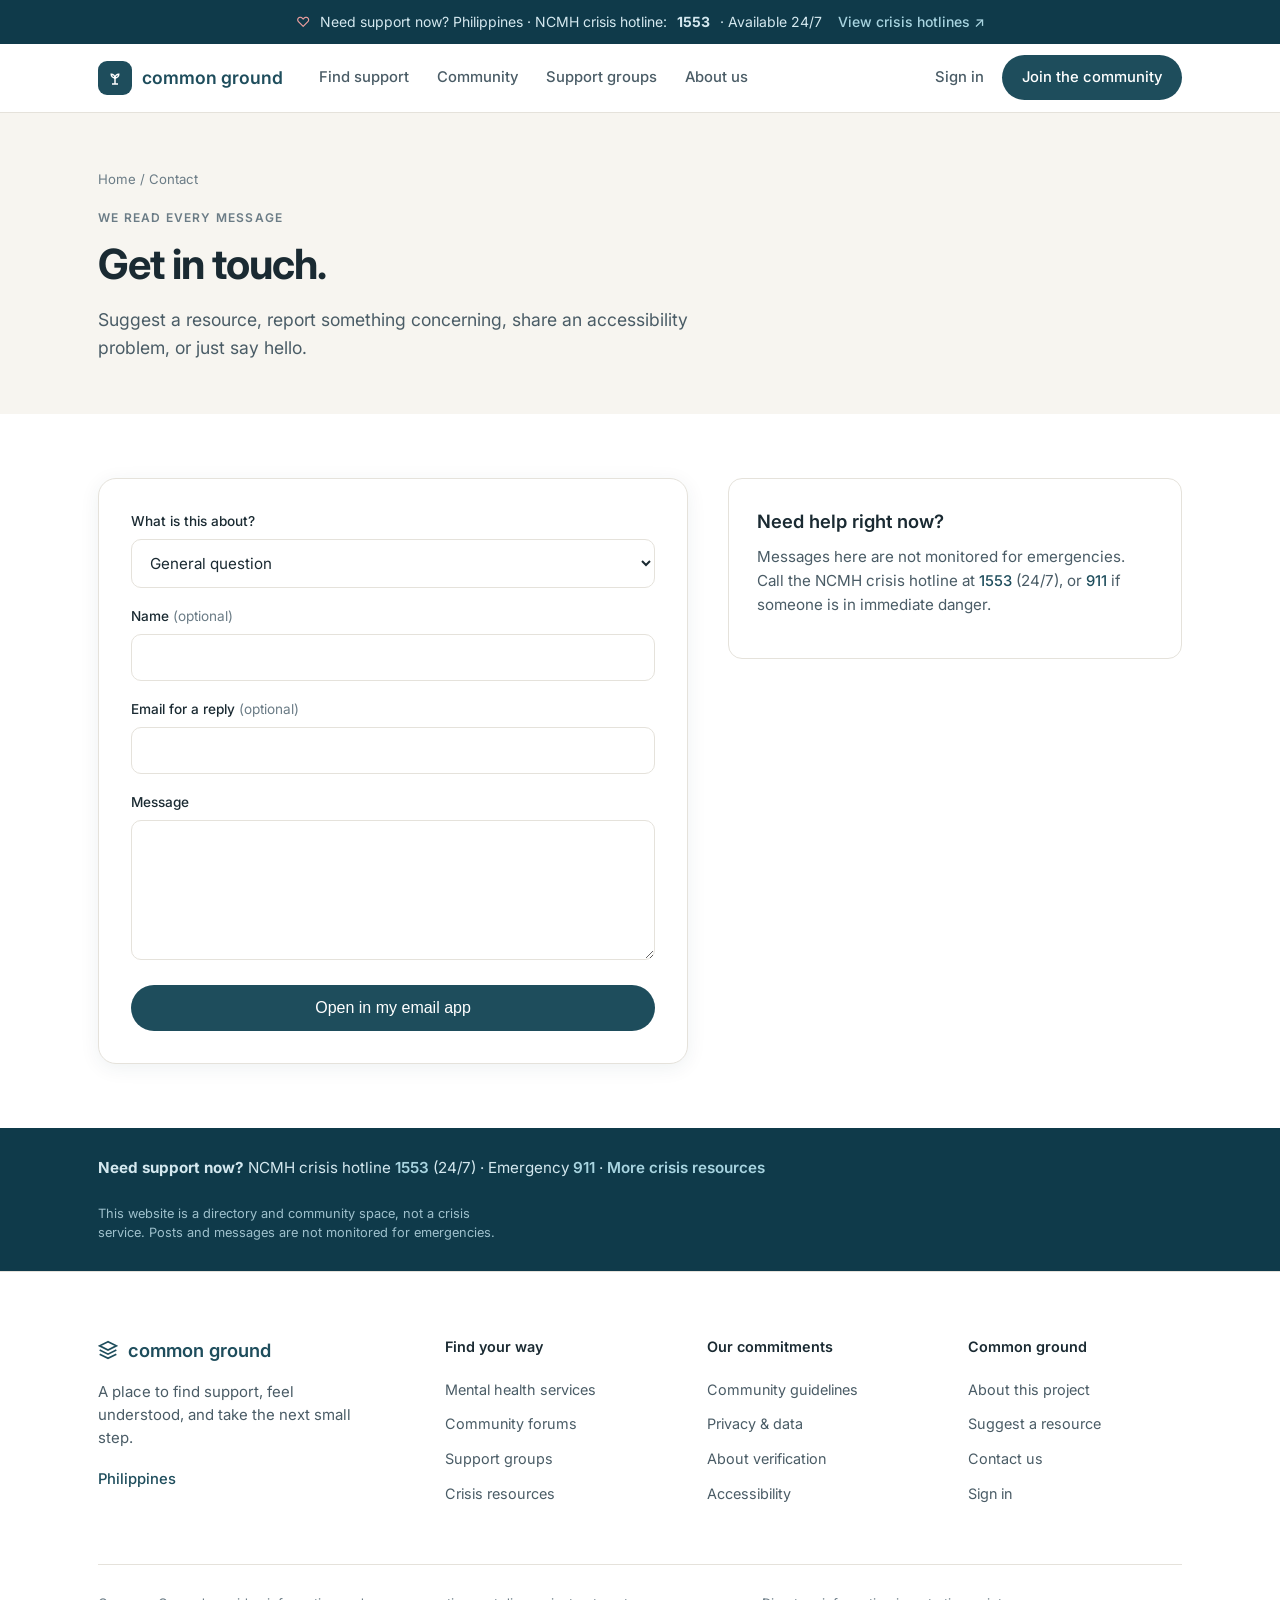
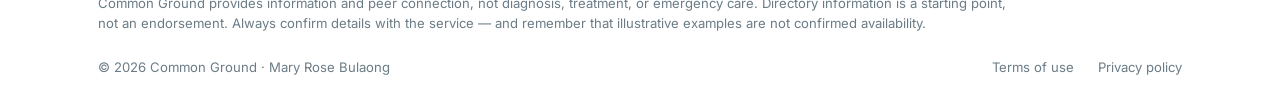
<file: contact.html>
<!DOCTYPE html>
<html lang="en">
<head>
  <meta charset="UTF-8">
  <meta name="viewport" content="width=device-width, initial-scale=1.0">
  <link rel="icon" href="data:image/svg+xml,%3Csvg xmlns='http://www.w3.org/2000/svg' viewBox='0 0 32 32'%3E%3Crect width='32' height='32' rx='8' fill='%231e4d5c'/%3E%3Cpath d='M16 25v-9M16 16c-4 0-6.5-3-6.5-6.5 3.5 0 6.5 2.5 6.5 6.5ZM16 16c4 0 6.5-3 6.5-6.5-3.5 0-6.5 2.5-6.5 6.5Z' fill='none' stroke='white' stroke-width='2' stroke-linecap='round'/%3E%3C/svg%3E">
  <title>Contact – Common Ground</title>
  <link rel="preconnect" href="https://fonts.googleapis.com">
  <link rel="preconnect" href="https://fonts.gstatic.com" crossorigin>
  <link href="https://fonts.googleapis.com/css2?family=Inter:wght@400;500;600;700&display=swap" rel="stylesheet">
  <link rel="stylesheet" href="styles.css">
  <link rel="stylesheet" href="styles-additions.css">
  <link rel="stylesheet" href="pages.css">
</head>
<body>

  <a href="#main" class="skip-link">Skip to content</a>

  <div class="top-banner">
    <span class="heart-icon">♡</span>
    Need support now? Philippines · NCMH crisis hotline: <strong>1553</strong> · Available 24/7
    <a href="index.html#crisis">View crisis hotlines ↗</a>
  </div>

  <header class="navbar">
    <div class="container nav-container">
      <div class="nav-left">
        <a href="index.html" class="brand">
          <div class="brand-logo">
            <svg width="18" height="18" viewBox="0 0 24 24" fill="none" stroke="white" stroke-width="2">
              <path d="M12 20v-8"/>
              <path d="M12 12c-3 0-5-2.5-5-5 2.5 0 5 2 5 5Z"/>
              <path d="M12 12c3 0 5-2.5 5-5-2.5 0-5 2-5 5Z"/>
              <path d="M8 20h8"/>
            </svg>
          </div>
          <span>common ground</span>
        </a>
        <nav class="nav-links" id="primary-nav" aria-label="Main">
          <a href="support.html">Find support</a>
          <a href="community.html">Community</a>
          <a href="groups.html">Support groups</a>
          <a href="about.html">About us</a>
          <a href="signin.html" class="nav-mobile-only">Sign in</a>
          <a href="signin.html#join" class="nav-mobile-only">Join the community</a>
        </nav>
      </div>
      <div class="nav-actions">
        <a href="signin.html" class="sign-in-link">Sign in</a>
        <a href="signin.html#join" class="btn btn-primary">Join the community</a>
        <button type="button" class="nav-toggle" aria-label="Open menu" aria-expanded="false" aria-controls="primary-nav">
          <span class="nav-toggle-bars"></span>
        </button>
      </div>
    </div>
  </header>

  <main id="main">
    <section class="page-hero">
      <div class="container">
        <p class="breadcrumb"><a href="index.html">Home</a> / Contact</p>
        <span class="care-eyebrow">WE READ EVERY MESSAGE</span>
        <h1 class="page-title">Get in touch.</h1>
        <p class="page-lead">Suggest a resource, report something concerning, share an accessibility problem, or just say hello.</p>
      </div>
    </section>

    <section class="page-section">
      <div class="container">
        <div class="contact-grid">
          <div class="auth-card">
            <form id="contact-form">
              <div class="field">
                <label for="ct-topic">What is this about?</label>
                <select id="ct-topic" name="topic">
                  <option value="general">General question</option>
                  <option value="resource">Suggest a resource</option>
                  <option value="report">Report concerning content</option>
                  <option value="accessibility">Accessibility problem</option>
                </select>
              </div>
              <div class="field">
                <label for="ct-name">Name <span style="font-weight:400;color:var(--text-muted)">(optional)</span></label>
                <input type="text" id="ct-name" name="name" autocomplete="name">
              </div>
              <div class="field">
                <label for="ct-email">Email for a reply <span style="font-weight:400;color:var(--text-muted)">(optional)</span></label>
                <input type="email" id="ct-email" name="email" autocomplete="email">
              </div>
              <div class="field">
                <label for="ct-message">Message</label>
                <textarea id="ct-message" name="message" required></textarea>
              </div>
              <button type="submit" class="btn btn-primary auth-submit">Open in my email app</button>
              <p class="auth-status" role="status" hidden></p>
            </form>
          </div>

          <div>
            <div class="compare-card">
              <h3>Need help right now?</h3>
              <p>Messages here are not monitored for emergencies. Call the NCMH crisis hotline at <a class="text-link" href="tel:1553">1553</a> (24/7), or <a class="text-link" href="tel:911">911</a> if someone is in immediate danger.</p>
            </div>
          </div>
        </div>
      </div>
    </section>

  </main>

  <section class="crisis-strip" aria-label="Crisis support">
    <div class="container">
      <p><strong>Need support now?</strong> NCMH crisis hotline <a href="tel:1553">1553</a> (24/7) · Emergency <a href="tel:911">911</a> · <a href="index.html#crisis">More crisis resources</a></p>
      <p class="small">This website is a directory and community space, not a crisis service. Posts and messages are not monitored for emergencies.</p>
    </div>
  </section>

  <footer class="footer">
    <div class="container">
      <div class="footer-grid">
        <div class="footer-brand">
          <div class="logo">
            <svg width="20" height="20" viewBox="0 0 24 24" fill="none" stroke="currentColor" stroke-width="2">
              <path d="M12 2L2 7l10 5 10-5-10-5z"/><path d="M2 17l10 5 10-5"/><path d="M2 12l10 5 10-5"/>
            </svg>
            <span>common ground</span>
          </div>
          <p>A place to find support, feel understood, and take the next small step.</p>
          <a href="about.html" class="text-link"> Philippines</a>
        </div>

        <div class="footer-col">
          <h4>Find your way</h4>
          <ul>
            <li><a href="support.html">Mental health services</a></li>
            <li><a href="community.html">Community forums</a></li>
            <li><a href="groups.html">Support groups</a></li>
            <li><a href="index.html#crisis">Crisis resources</a></li>
          </ul>
        </div>

        <div class="footer-col">
          <h4>Our commitments</h4>
          <ul>
            <li><a href="about.html#guidelines">Community guidelines</a></li>
            <li><a href="privacy.html">Privacy &amp; data</a></li>
            <li><a href="about.html#verification">About verification</a></li>
            <li><a href="about.html#accessibility">Accessibility</a></li>
          </ul>
        </div>

        <div class="footer-col">
          <h4>Common ground</h4>
          <ul>
            <li><a href="about.html">About this project</a></li>
            <li><a href="contact.html?topic=resource">Suggest a resource</a></li>
            <li><a href="contact.html">Contact us</a></li>
            <li><a href="signin.html">Sign in</a></li>
          </ul>
        </div>
      </div>

      <div class="footer-bottom">
        <p class="disclaimer">
          Common Ground provides information and peer connection, not diagnosis, treatment, or emergency care. Directory information is a starting point, not an endorsement. Always confirm details with the service — and remember that illustrative examples are not confirmed availability.
        </p>
        <div class="footer-meta">
          <p>© 2026 Common Ground · Mary Rose Bulaong</p>
          <div class="footer-links">
            <a href="terms.html">Terms of use</a>
            <a href="privacy.html">Privacy policy</a>
          </div>
        </div>
      </div>
    </div>
  </footer>

  <script src="config.js"></script>
  <script src="script.js" defer></script>
  <script src="pages.js" defer></script>
</body>
</html>
</file>
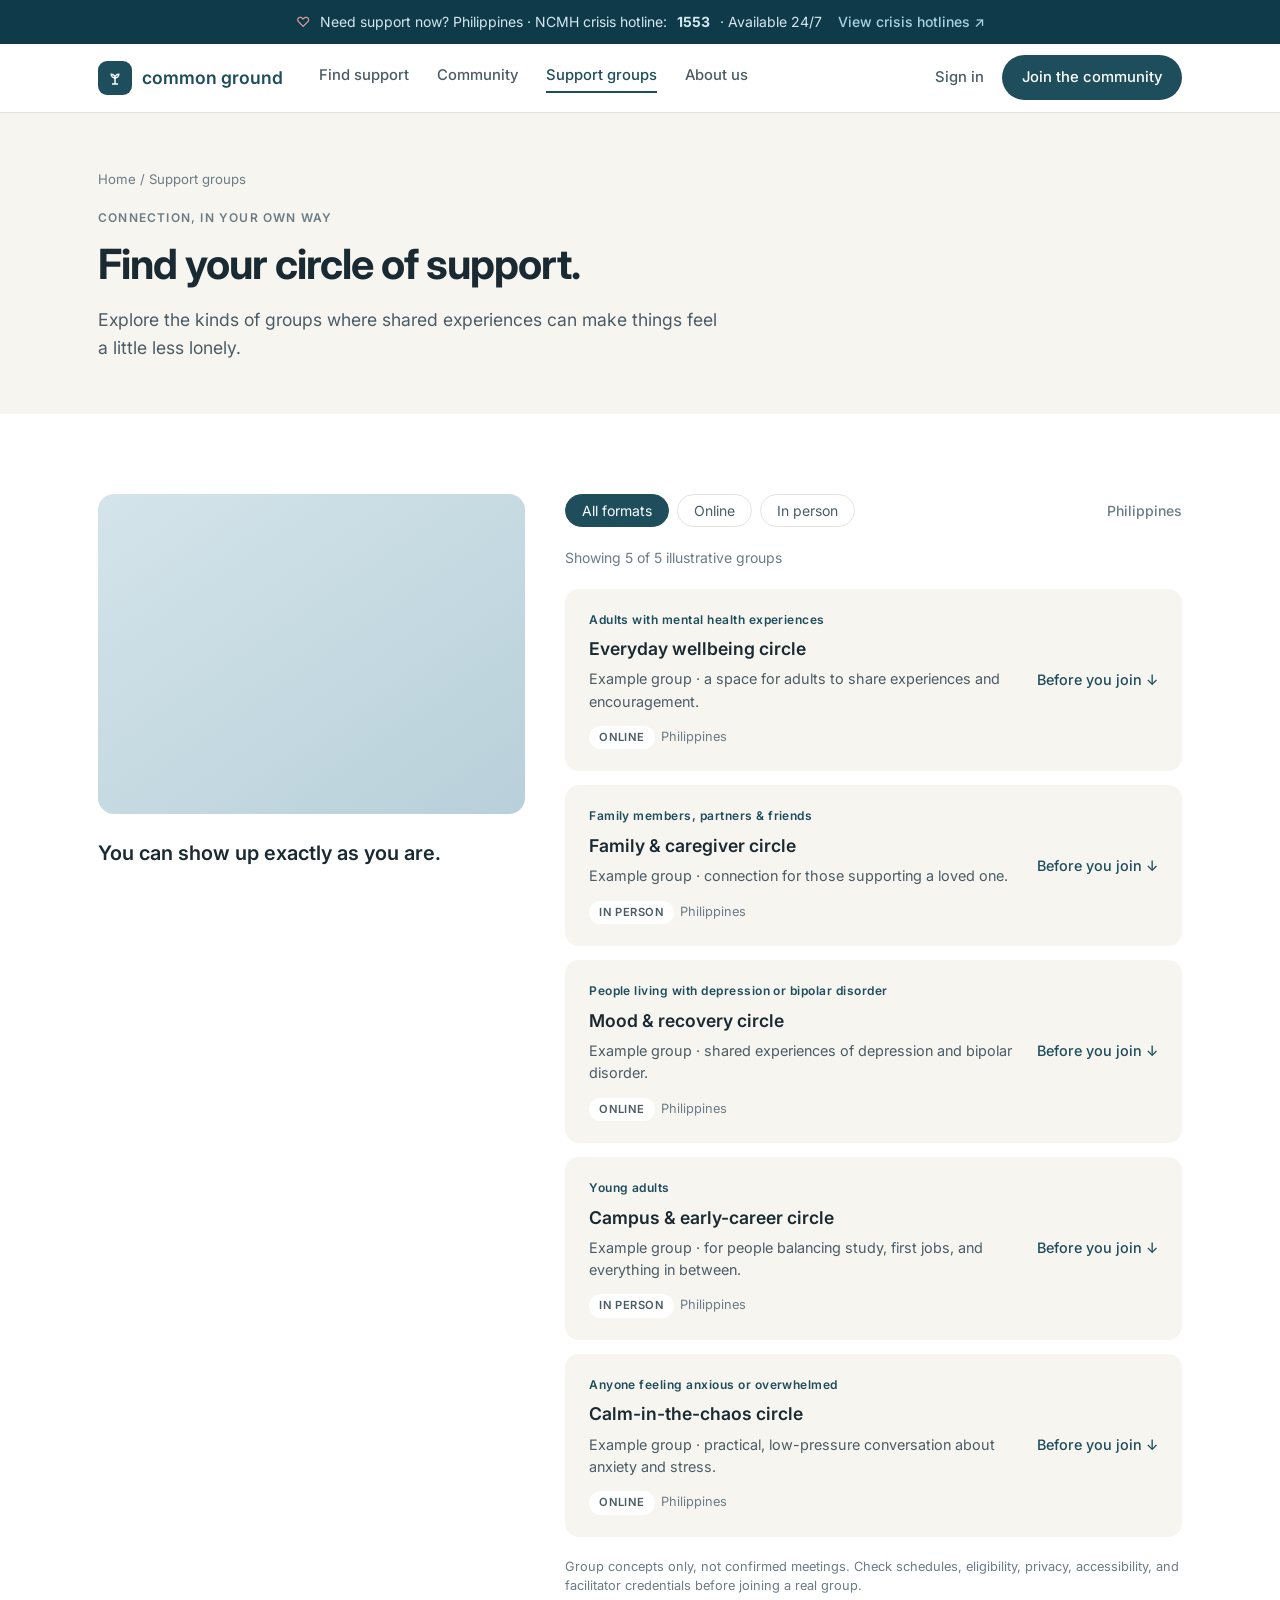
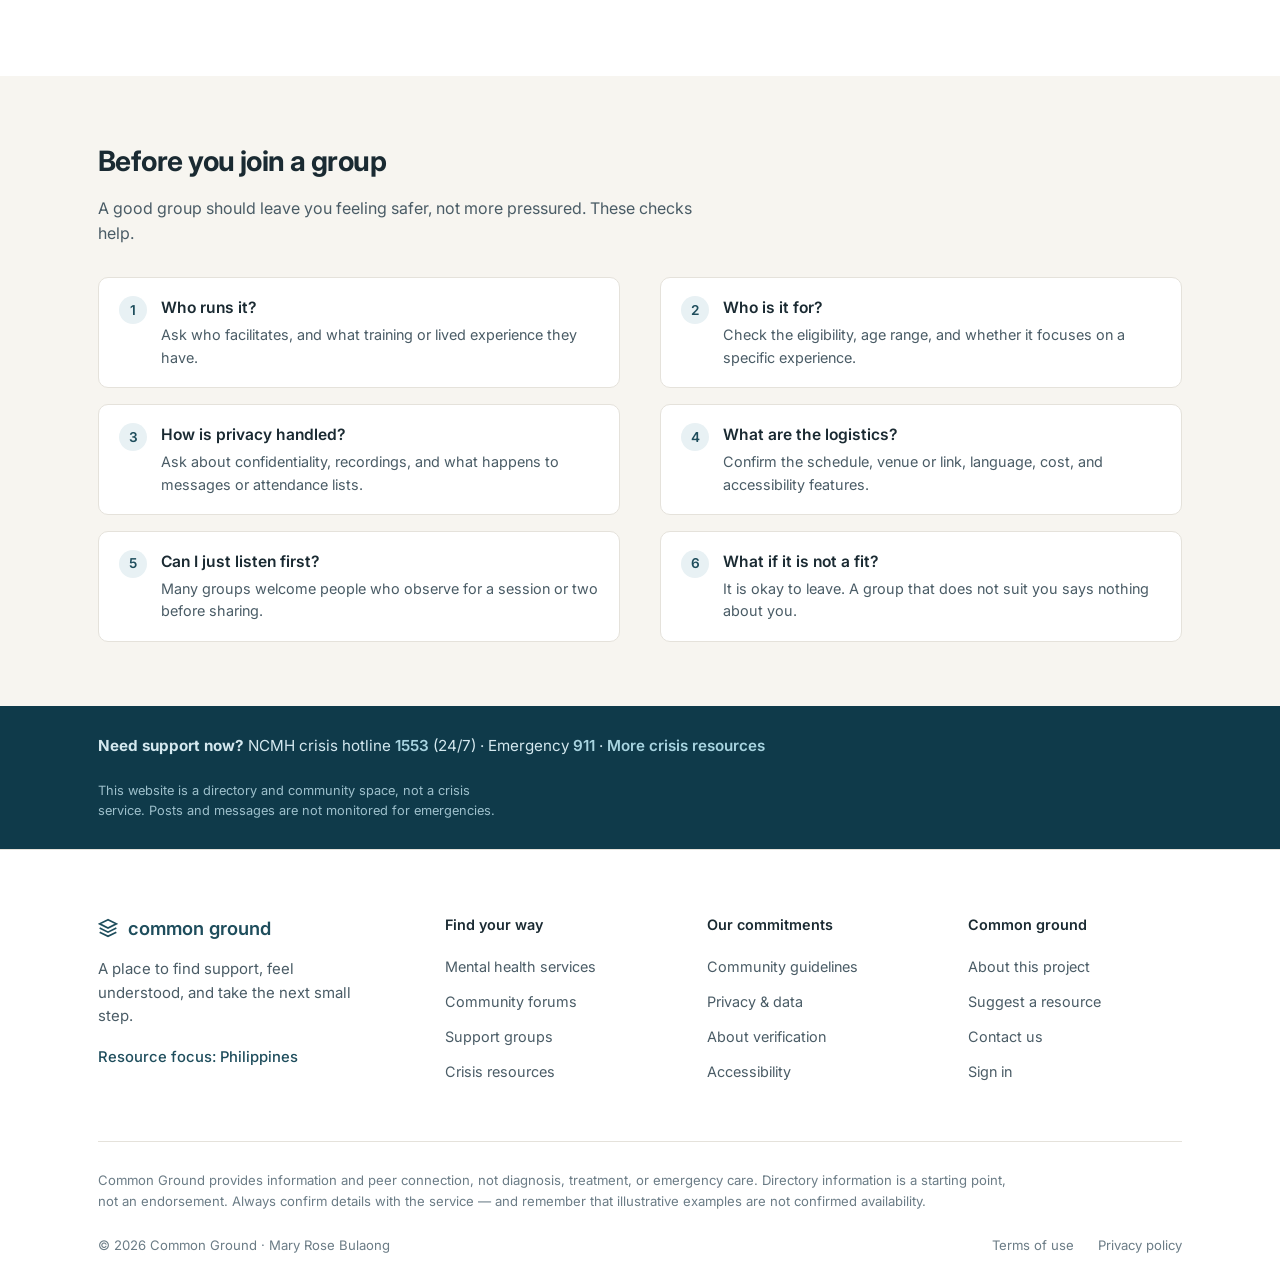
<file: groups.html>
<!DOCTYPE html>
<html lang="en">
<head>
  <meta charset="UTF-8">
  <meta name="viewport" content="width=device-width, initial-scale=1.0">
  <link rel="icon" href="data:image/svg+xml,%3Csvg xmlns='http://www.w3.org/2000/svg' viewBox='0 0 32 32'%3E%3Crect width='32' height='32' rx='8' fill='%231e4d5c'/%3E%3Cpath d='M16 25v-9M16 16c-4 0-6.5-3-6.5-6.5 3.5 0 6.5 2.5 6.5 6.5ZM16 16c4 0 6.5-3 6.5-6.5-3.5 0-6.5 2.5-6.5 6.5Z' fill='none' stroke='white' stroke-width='2' stroke-linecap='round'/%3E%3C/svg%3E">
  <title>Support groups – Common Ground</title>
  <link rel="preconnect" href="https://fonts.googleapis.com">
  <link rel="preconnect" href="https://fonts.gstatic.com" crossorigin>
  <link href="https://fonts.googleapis.com/css2?family=Inter:wght@400;500;600;700&display=swap" rel="stylesheet">
  <link rel="stylesheet" href="styles.css">
  <link rel="stylesheet" href="styles-additions.css">
  <link rel="stylesheet" href="pages.css">
</head>
<body>

  <a href="#main" class="skip-link">Skip to content</a>

  <div class="top-banner">
    <span class="heart-icon">♡</span>
    Need support now? Philippines · NCMH crisis hotline: <strong>1553</strong> · Available 24/7
    <a href="index.html#crisis">View crisis hotlines ↗</a>
  </div>

  <header class="navbar">
    <div class="container nav-container">
      <div class="nav-left">
        <a href="index.html" class="brand">
          <div class="brand-logo">
            <svg width="18" height="18" viewBox="0 0 24 24" fill="none" stroke="white" stroke-width="2">
              <path d="M12 20v-8"/>
              <path d="M12 12c-3 0-5-2.5-5-5 2.5 0 5 2 5 5Z"/>
              <path d="M12 12c3 0 5-2.5 5-5-2.5 0-5 2-5 5Z"/>
              <path d="M8 20h8"/>
            </svg>
          </div>
          <span>common ground</span>
        </a>
        <nav class="nav-links" id="primary-nav" aria-label="Main">
          <a href="support.html">Find support</a>
          <a href="community.html">Community</a>
          <a href="groups.html" aria-current="page">Support groups</a>
          <a href="about.html">About us</a>
          <a href="signin.html" class="nav-mobile-only">Sign in</a>
          <a href="signin.html#join" class="nav-mobile-only">Join the community</a>
        </nav>
      </div>
      <div class="nav-actions">
        <a href="signin.html" class="sign-in-link">Sign in</a>
        <a href="signin.html#join" class="btn btn-primary">Join the community</a>
        <button type="button" class="nav-toggle" aria-label="Open menu" aria-expanded="false" aria-controls="primary-nav">
          <span class="nav-toggle-bars"></span>
        </button>
      </div>
    </div>
  </header>

  <main id="main">
    <section class="page-hero">
      <div class="container">
        <p class="breadcrumb"><a href="index.html">Home</a> / Support groups</p>
        <span class="care-eyebrow">CONNECTION, IN YOUR OWN WAY</span>
        <h1 class="page-title">Find your circle of support.</h1>
        <p class="page-lead">Explore the kinds of groups where shared experiences can make things feel a little less lonely.</p>
      </div>
    </section>

    <section class="groups-section">
      <div class="container">
        <div class="groups-grid">
          <aside class="groups-sidebar">
            <div class="groups-photo-wrapper"><div class="groups-photo-placeholder"></div></div>
            <h3 class="groups-sidebar-title">You can show up exactly as you are.</h3>
          </aside>

          <div class="groups-list-col">
            <div class="groups-filter-bar">
              <div class="groups-tabs" data-filter-bar="groups" role="group" aria-label="Format">
                <button type="button" class="groups-tab js-filter active" data-filter="all">All formats</button>
                <button type="button" class="groups-tab js-filter" data-filter="online">Online</button>
                <button type="button" class="groups-tab js-filter" data-filter="inperson">In person</button>
              </div>
              <span class="groups-region-label">Philippines</span>
            </div>
            <p class="results-count" data-filter-count="groups" aria-live="polite"></p>
            <div class="groups-cards-stack">
            <article class="groups-card" data-filter-item="groups" data-cats="online" data-format="online">
              <div class="groups-card-info">
                <span class="groups-audience">Adults with mental health experiences</span>
                <h4 class="groups-card-title">Everyday wellbeing circle</h4>
                <p class="groups-card-desc">Example group · a space for adults to share experiences and encouragement.</p>
                <span class="groups-card-meta"><span class="format-tag">ONLINE</span>Philippines </span>
              </div>
              <a href="#before-joining" class="groups-card-link">Before you join ↓</a>
            </article>
            <article class="groups-card" data-filter-item="groups" data-cats="inperson" data-format="inperson">
              <div class="groups-card-info">
                <span class="groups-audience">Family members, partners &amp; friends</span>
                <h4 class="groups-card-title">Family &amp; caregiver circle</h4>
                <p class="groups-card-desc">Example group · connection for those supporting a loved one.</p>
                <span class="groups-card-meta"><span class="format-tag">IN PERSON</span>Philippines</span>
              </div>
              <a href="#before-joining" class="groups-card-link">Before you join ↓</a>
            </article>
            <article class="groups-card" data-filter-item="groups" data-cats="online" data-format="online">
              <div class="groups-card-info">
                <span class="groups-audience">People living with depression or bipolar disorder</span>
                <h4 class="groups-card-title">Mood &amp; recovery circle</h4>
                <p class="groups-card-desc">Example group · shared experiences of depression and bipolar disorder.</p>
                <span class="groups-card-meta"><span class="format-tag">ONLINE</span>Philippines </span>
              </div>
              <a href="#before-joining" class="groups-card-link">Before you join ↓</a>
            </article>
            <article class="groups-card" data-filter-item="groups" data-cats="inperson" data-format="inperson">
              <div class="groups-card-info">
                <span class="groups-audience">Young adults</span>
                <h4 class="groups-card-title">Campus &amp; early-career circle</h4>
                <p class="groups-card-desc">Example group · for people balancing study, first jobs, and everything in between.</p>
                <span class="groups-card-meta"><span class="format-tag">IN PERSON</span>Philippines </span>
              </div>
              <a href="#before-joining" class="groups-card-link">Before you join ↓</a>
            </article>
            <article class="groups-card" data-filter-item="groups" data-cats="online" data-format="online">
              <div class="groups-card-info">
                <span class="groups-audience">Anyone feeling anxious or overwhelmed</span>
                <h4 class="groups-card-title">Calm-in-the-chaos circle</h4>
                <p class="groups-card-desc">Example group · practical, low-pressure conversation about anxiety and stress.</p>
                <span class="groups-card-meta"><span class="format-tag">ONLINE</span>Philippines </span>
              </div>
              <a href="#before-joining" class="groups-card-link">Before you join ↓</a>
            </article>
            </div>
            <div class="empty-state" data-filter-empty="groups" hidden>
              <strong>No groups in this format</strong>
              Try “All formats”.
            </div>
            <p class="groups-footnote">Group concepts only, not confirmed meetings. Check schedules, eligibility, privacy, accessibility, and facilitator credentials before joining a real group.</p>
          </div>
        </div>
      </div>
    </section>

    <section class="page-section alt" id="before-joining">
      <div class="container">
        <h2 class="section-title">Before you join a group</h2>
        <p class="section-lead">A good group should leave you feeling safer, not more pressured. These checks help.</p>
        <div class="question-grid">
          <div class="question-item"><span class="question-num">1</span><div><h3>Who runs it?</h3><p>Ask who facilitates, and what training or lived experience they have.</p></div></div>
          <div class="question-item"><span class="question-num">2</span><div><h3>Who is it for?</h3><p>Check the eligibility, age range, and whether it focuses on a specific experience.</p></div></div>
          <div class="question-item"><span class="question-num">3</span><div><h3>How is privacy handled?</h3><p>Ask about confidentiality, recordings, and what happens to messages or attendance lists.</p></div></div>
          <div class="question-item"><span class="question-num">4</span><div><h3>What are the logistics?</h3><p>Confirm the schedule, venue or link, language, cost, and accessibility features.</p></div></div>
          <div class="question-item"><span class="question-num">5</span><div><h3>Can I just listen first?</h3><p>Many groups welcome people who observe for a session or two before sharing.</p></div></div>
          <div class="question-item"><span class="question-num">6</span><div><h3>What if it is not a fit?</h3><p>It is okay to leave. A group that does not suit you says nothing about you.</p></div></div>
        </div>
      </div>
    </section>

  </main>

  <section class="crisis-strip" aria-label="Crisis support">
    <div class="container">
      <p><strong>Need support now?</strong> NCMH crisis hotline <a href="tel:1553">1553</a> (24/7) · Emergency <a href="tel:911">911</a> · <a href="index.html#crisis">More crisis resources</a></p>
      <p class="small">This website is a directory and community space, not a crisis service. Posts and messages are not monitored for emergencies.</p>
    </div>
  </section>

  <footer class="footer">
    <div class="container">
      <div class="footer-grid">
        <div class="footer-brand">
          <div class="logo">
            <svg width="20" height="20" viewBox="0 0 24 24" fill="none" stroke="currentColor" stroke-width="2">
              <path d="M12 2L2 7l10 5 10-5-10-5z"/><path d="M2 17l10 5 10-5"/><path d="M2 12l10 5 10-5"/>
            </svg>
            <span>common ground</span>
          </div>
          <p>A place to find support, feel understood, and take the next small step.</p>
          <a href="about.html" class="text-link">Resource focus: Philippines</a>
        </div>

        <div class="footer-col">
          <h4>Find your way</h4>
          <ul>
            <li><a href="support.html">Mental health services</a></li>
            <li><a href="community.html">Community forums</a></li>
            <li><a href="groups.html">Support groups</a></li>
            <li><a href="index.html#crisis">Crisis resources</a></li>
          </ul>
        </div>

        <div class="footer-col">
          <h4>Our commitments</h4>
          <ul>
            <li><a href="about.html#guidelines">Community guidelines</a></li>
            <li><a href="privacy.html">Privacy &amp; data</a></li>
            <li><a href="about.html#verification">About verification</a></li>
            <li><a href="about.html#accessibility">Accessibility</a></li>
          </ul>
        </div>

        <div class="footer-col">
          <h4>Common ground</h4>
          <ul>
            <li><a href="about.html">About this project</a></li>
            <li><a href="contact.html?topic=resource">Suggest a resource</a></li>
            <li><a href="contact.html">Contact us</a></li>
            <li><a href="signin.html">Sign in</a></li>
          </ul>
        </div>
      </div>

      <div class="footer-bottom">
        <p class="disclaimer">
          Common Ground provides information and peer connection, not diagnosis, treatment, or emergency care. Directory information is a starting point, not an endorsement. Always confirm details with the service — and remember that illustrative examples are not confirmed availability.
        </p>
        <div class="footer-meta">
          <p>© 2026 Common Ground · Mary Rose Bulaong</p>
          <div class="footer-links">
            <a href="terms.html">Terms of use</a>
            <a href="privacy.html">Privacy policy</a>
          </div>
        </div>
      </div>
    </div>
  </footer>

  <script src="script.js" defer></script>
  <script src="pages.js" defer></script>
</body>
</html>
</file>
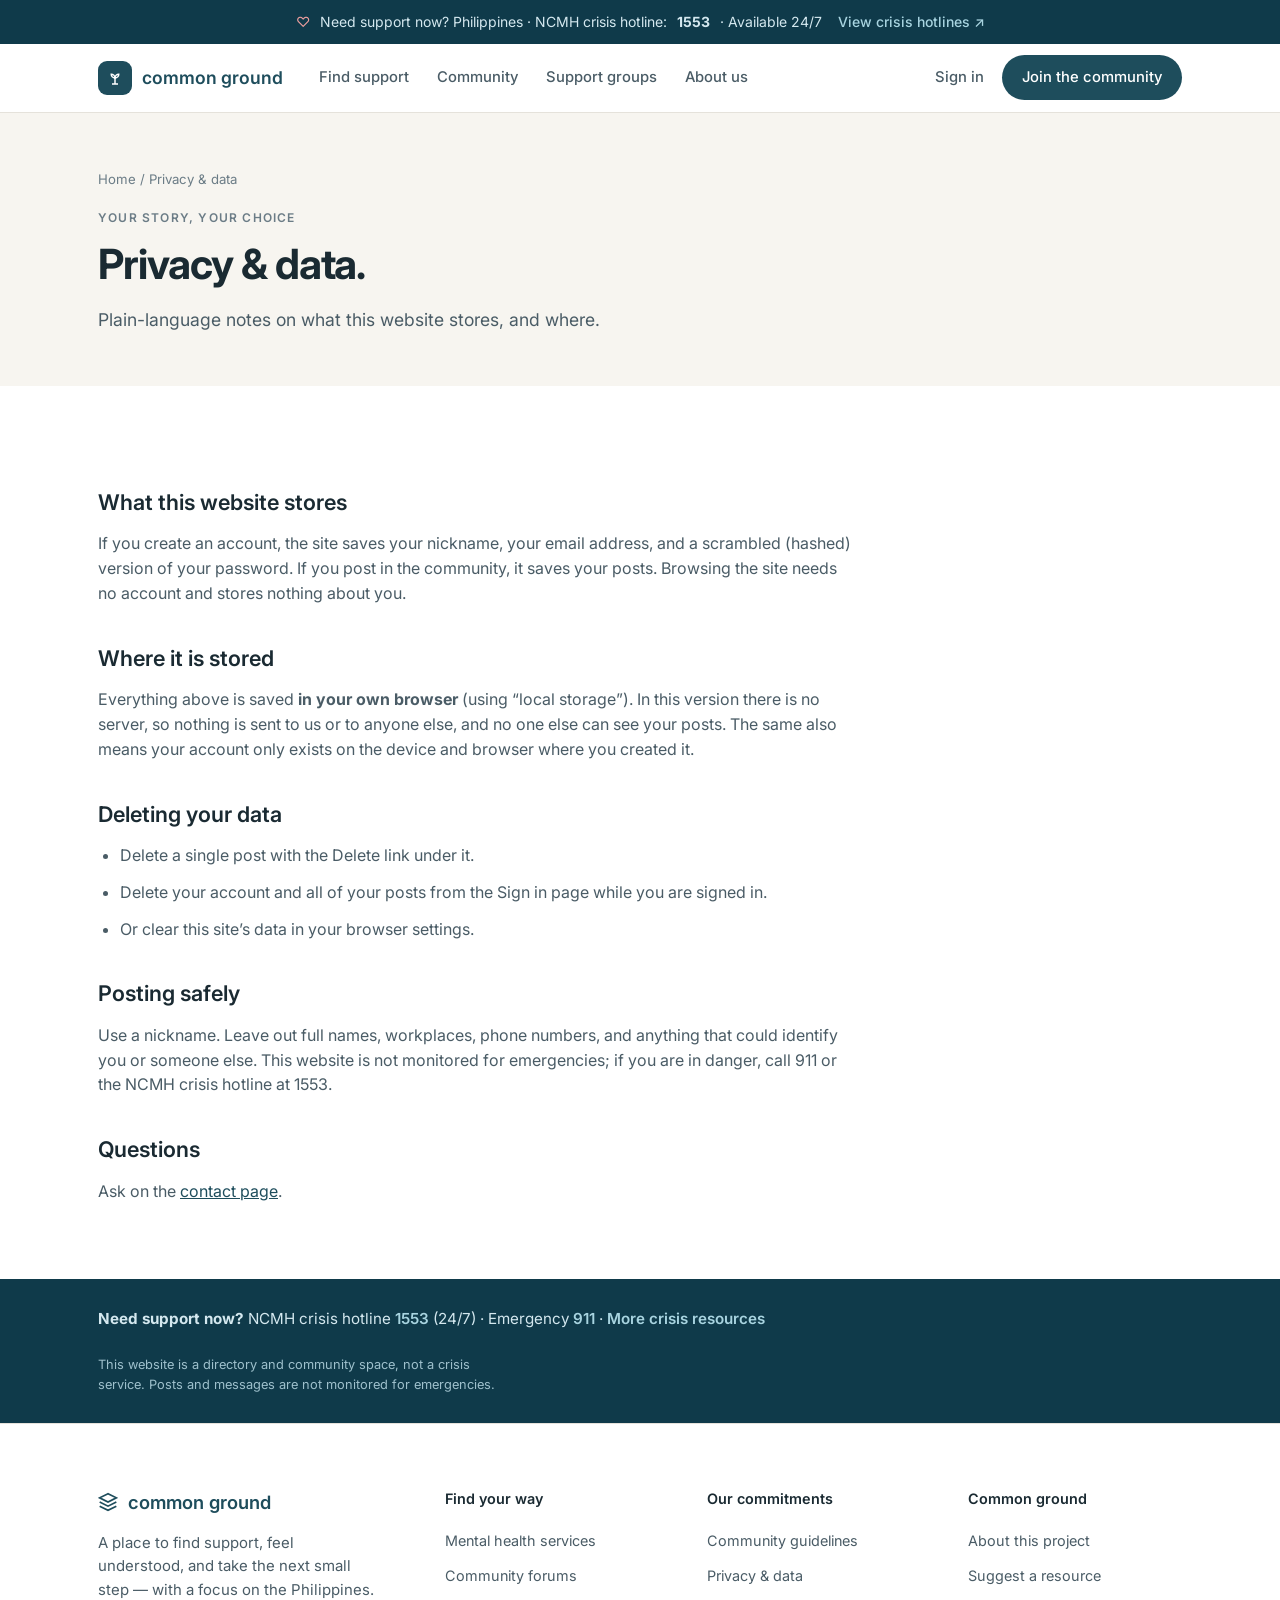
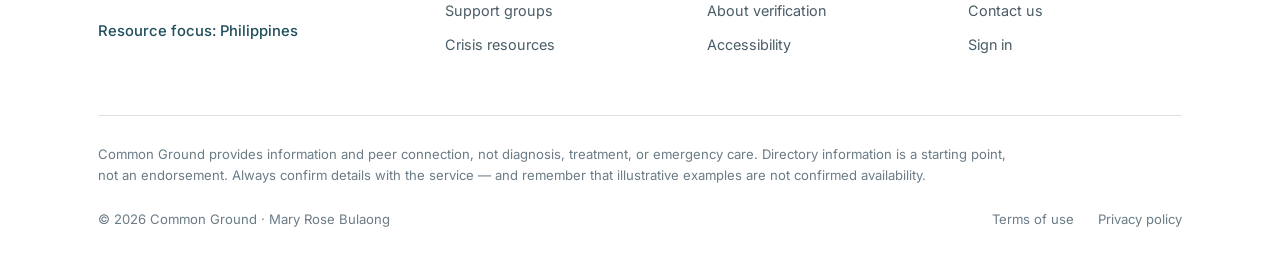
<file: privacy.html>
<!DOCTYPE html>
<html lang="en">
<head>
  <meta charset="UTF-8">
  <meta name="viewport" content="width=device-width, initial-scale=1.0">
  <link rel="icon" href="data:image/svg+xml,%3Csvg xmlns='http://www.w3.org/2000/svg' viewBox='0 0 32 32'%3E%3Crect width='32' height='32' rx='8' fill='%231e4d5c'/%3E%3Cpath d='M16 25v-9M16 16c-4 0-6.5-3-6.5-6.5 3.5 0 6.5 2.5 6.5 6.5ZM16 16c4 0 6.5-3 6.5-6.5-3.5 0-6.5 2.5-6.5 6.5Z' fill='none' stroke='white' stroke-width='2' stroke-linecap='round'/%3E%3C/svg%3E">
  <title>Privacy &amp; data – Common Ground</title>
  <link rel="preconnect" href="https://fonts.googleapis.com">
  <link rel="preconnect" href="https://fonts.gstatic.com" crossorigin>
  <link href="https://fonts.googleapis.com/css2?family=Inter:wght@400;500;600;700&display=swap" rel="stylesheet">
  <link rel="stylesheet" href="styles.css">
  <link rel="stylesheet" href="styles-additions.css">
  <link rel="stylesheet" href="pages.css">
</head>
<body>

  <a href="#main" class="skip-link">Skip to content</a>

  <div class="top-banner">
    <span class="heart-icon">♡</span>
    Need support now? Philippines · NCMH crisis hotline: <strong>1553</strong> · Available 24/7
    <a href="index.html#crisis">View crisis hotlines ↗</a>
  </div>

  <header class="navbar">
    <div class="container nav-container">
      <div class="nav-left">
        <a href="index.html" class="brand">
          <div class="brand-logo">
            <svg width="18" height="18" viewBox="0 0 24 24" fill="none" stroke="white" stroke-width="2">
              <path d="M12 20v-8"/>
              <path d="M12 12c-3 0-5-2.5-5-5 2.5 0 5 2 5 5Z"/>
              <path d="M12 12c3 0 5-2.5 5-5-2.5 0-5 2-5 5Z"/>
              <path d="M8 20h8"/>
            </svg>
          </div>
          <span>common ground</span>
        </a>
        <nav class="nav-links" id="primary-nav" aria-label="Main">
          <a href="support.html">Find support</a>
          <a href="community.html">Community</a>
          <a href="groups.html">Support groups</a>
          <a href="about.html">About us</a>
          <a href="signin.html" class="nav-mobile-only">Sign in</a>
          <a href="signin.html#join" class="nav-mobile-only">Join the community</a>
        </nav>
      </div>
      <div class="nav-actions">
        <a href="signin.html" class="sign-in-link">Sign in</a>
        <a href="signin.html#join" class="btn btn-primary">Join the community</a>
        <button type="button" class="nav-toggle" aria-label="Open menu" aria-expanded="false" aria-controls="primary-nav">
          <span class="nav-toggle-bars"></span>
        </button>
      </div>
    </div>
  </header>

  <main id="main">
    <section class="page-hero">
      <div class="container">
        <p class="breadcrumb"><a href="index.html">Home</a> / Privacy &amp; data</p>
        <span class="care-eyebrow">YOUR STORY, YOUR CHOICE</span>
        <h1 class="page-title">Privacy &amp; data.</h1>
        <p class="page-lead">Plain-language notes on what this website stores, and where.</p>
      </div>
    </section>

    <section class="page-section">
      <div class="container">
        <div class="prose">
          <h2>What this website stores</h2>
          <p>If you create an account, the site saves your nickname, your email address, and a scrambled (hashed) version of your password. If you post in the community, it saves your posts. Browsing the site needs no account and stores nothing about you.</p>

          <h2>Where it is stored</h2>
          <p>Everything above is saved <strong>in your own browser</strong> (using “local storage”). In this version there is no server, so nothing is sent to us or to anyone else, and no one else can see your posts. The same also means your account only exists on the device and browser where you created it.</p>

          <h2>Deleting your data</h2>
          <ul>
            <li>Delete a single post with the Delete link under it.</li>
            <li>Delete your account and all of your posts from the Sign in page while you are signed in.</li>
            <li>Or clear this site’s data in your browser settings.</li>
          </ul>

          <h2>Posting safely</h2>
          <p>Use a nickname. Leave out full names, workplaces, phone numbers, and anything that could identify you or someone else. This website is not monitored for emergencies; if you are in danger, call 911 or the NCMH crisis hotline at 1553.</p>

          <h2>Questions</h2>
          <p>Ask on the <a href="contact.html">contact page</a>.</p>
        </div>
      </div>
    </section>

  </main>

  <section class="crisis-strip" aria-label="Crisis support">
    <div class="container">
      <p><strong>Need support now?</strong> NCMH crisis hotline <a href="tel:1553">1553</a> (24/7) · Emergency <a href="tel:911">911</a> · <a href="index.html#crisis">More crisis resources</a></p>
      <p class="small">This website is a directory and community space, not a crisis service. Posts and messages are not monitored for emergencies.</p>
    </div>
  </section>

  <footer class="footer">
    <div class="container">
      <div class="footer-grid">
        <div class="footer-brand">
          <div class="logo">
            <svg width="20" height="20" viewBox="0 0 24 24" fill="none" stroke="currentColor" stroke-width="2">
              <path d="M12 2L2 7l10 5 10-5-10-5z"/><path d="M2 17l10 5 10-5"/><path d="M2 12l10 5 10-5"/>
            </svg>
            <span>common ground</span>
          </div>
          <p>A place to find support, feel understood, and take the next small step — with a focus on the Philippines.</p>
          <a href="about.html" class="text-link">Resource focus: Philippines</a>
        </div>

        <div class="footer-col">
          <h4>Find your way</h4>
          <ul>
            <li><a href="support.html">Mental health services</a></li>
            <li><a href="community.html">Community forums</a></li>
            <li><a href="groups.html">Support groups</a></li>
            <li><a href="index.html#crisis">Crisis resources</a></li>
          </ul>
        </div>

        <div class="footer-col">
          <h4>Our commitments</h4>
          <ul>
            <li><a href="about.html#guidelines">Community guidelines</a></li>
            <li><a href="privacy.html">Privacy &amp; data</a></li>
            <li><a href="about.html#verification">About verification</a></li>
            <li><a href="about.html#accessibility">Accessibility</a></li>
          </ul>
        </div>

        <div class="footer-col">
          <h4>Common ground</h4>
          <ul>
            <li><a href="about.html">About this project</a></li>
            <li><a href="contact.html?topic=resource">Suggest a resource</a></li>
            <li><a href="contact.html">Contact us</a></li>
            <li><a href="signin.html">Sign in</a></li>
          </ul>
        </div>
      </div>

      <div class="footer-bottom">
        <p class="disclaimer">
          Common Ground provides information and peer connection, not diagnosis, treatment, or emergency care. Directory information is a starting point, not an endorsement. Always confirm details with the service — and remember that illustrative examples are not confirmed availability.
        </p>
        <div class="footer-meta">
          <p>© 2026 Common Ground · Mary Rose Bulaong</p>
          <div class="footer-links">
            <a href="terms.html">Terms of use</a>
            <a href="privacy.html">Privacy policy</a>
          </div>
        </div>
      </div>
    </div>
  </footer>

  <script src="script.js" defer></script>
  <script src="pages.js" defer></script>
</body>
</html>
</file>
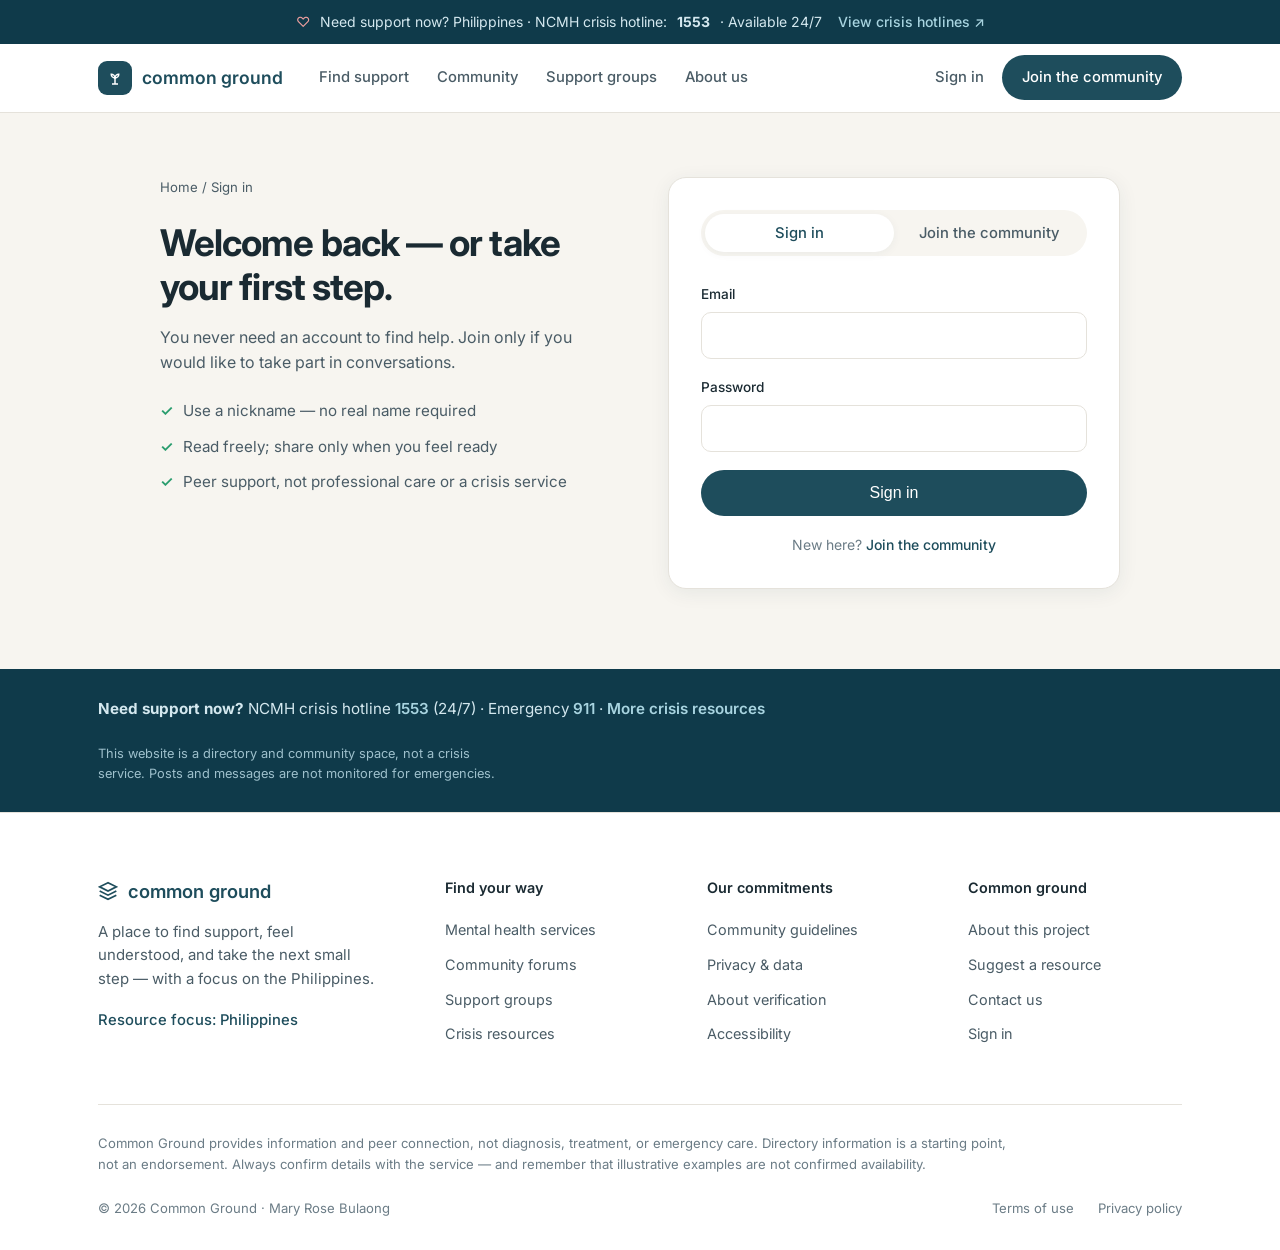
<file: signin.html>
<!DOCTYPE html>
<html lang="en">
<head>
  <meta charset="UTF-8">
  <meta name="viewport" content="width=device-width, initial-scale=1.0">
  <link rel="icon" href="data:image/svg+xml,%3Csvg xmlns='http://www.w3.org/2000/svg' viewBox='0 0 32 32'%3E%3Crect width='32' height='32' rx='8' fill='%231e4d5c'/%3E%3Cpath d='M16 25v-9M16 16c-4 0-6.5-3-6.5-6.5 3.5 0 6.5 2.5 6.5 6.5ZM16 16c4 0 6.5-3 6.5-6.5-3.5 0-6.5 2.5-6.5 6.5Z' fill='none' stroke='white' stroke-width='2' stroke-linecap='round'/%3E%3C/svg%3E">
  <title>Sign in – Common Ground</title>
  <link rel="preconnect" href="https://fonts.googleapis.com">
  <link rel="preconnect" href="https://fonts.gstatic.com" crossorigin>
  <link href="https://fonts.googleapis.com/css2?family=Inter:wght@400;500;600;700&display=swap" rel="stylesheet">
  <link rel="stylesheet" href="styles.css">
  <link rel="stylesheet" href="styles-additions.css">
  <link rel="stylesheet" href="pages.css">
</head>
<body>

  <a href="#main" class="skip-link">Skip to content</a>

  <div class="top-banner">
    <span class="heart-icon">♡</span>
    Need support now? Philippines · NCMH crisis hotline: <strong>1553</strong> · Available 24/7
    <a href="index.html#crisis">View crisis hotlines ↗</a>
  </div>

  <header class="navbar">
    <div class="container nav-container">
      <div class="nav-left">
        <a href="index.html" class="brand">
          <div class="brand-logo">
            <svg width="18" height="18" viewBox="0 0 24 24" fill="none" stroke="white" stroke-width="2">
              <path d="M12 20v-8"/>
              <path d="M12 12c-3 0-5-2.5-5-5 2.5 0 5 2 5 5Z"/>
              <path d="M12 12c3 0 5-2.5 5-5-2.5 0-5 2-5 5Z"/>
              <path d="M8 20h8"/>
            </svg>
          </div>
          <span>common ground</span>
        </a>
        <nav class="nav-links" id="primary-nav" aria-label="Main">
          <a href="support.html">Find support</a>
          <a href="community.html">Community</a>
          <a href="groups.html">Support groups</a>
          <a href="about.html">About us</a>
          <a href="signin.html" class="nav-mobile-only" aria-current="page">Sign in</a>
          <a href="signin.html#join" class="nav-mobile-only">Join the community</a>
        </nav>
      </div>
      <div class="nav-actions">
        <a href="signin.html" class="sign-in-link" aria-current="page">Sign in</a>
        <a href="signin.html#join" class="btn btn-primary">Join the community</a>
        <button type="button" class="nav-toggle" aria-label="Open menu" aria-expanded="false" aria-controls="primary-nav">
          <span class="nav-toggle-bars"></span>
        </button>
      </div>
    </div>
  </header>

  <main id="main">
    <section class="auth-section">
      <div class="container">
        <div class="auth-grid">
          <div class="auth-intro">
            <p class="breadcrumb"><a href="index.html">Home</a> / Sign in</p>
            <h1>Welcome back — or take your first step.</h1>
            <p>You never need an account to find help. Join only if you would like to take part in conversations.</p>
            <ul class="auth-points">
              <li>Use a nickname — no real name required</li>
              <li>Read freely; share only when you feel ready</li>
              <li>Peer support, not professional care or a crisis service</li>
            </ul>
          </div>

          <div class="auth-card">
            <div class="auth-panel" data-panel="signedin" role="tabpanel" hidden>
              <h2 class="section-title" style="font-size:1.4rem">You’re signed in</h2>
              <p class="section-lead" style="margin-bottom:22px">Signed in as <strong id="signedin-name"></strong>.</p>
              <div style="display:flex;gap:12px;flex-wrap:wrap">
                <a class="btn btn-primary" href="community.html">Go to the community</a>
                <button type="button" class="btn btn-secondary" id="signout-btn">Sign out</button>
              </div>
              <p class="auth-alt"><button type="button" class="link-btn" id="delete-account">Delete my account and posts</button></p>
            </div>

            <div class="auth-tabs" role="tablist" aria-label="Account">
              <button type="button" class="auth-tab active" role="tab" data-panel="signin" aria-selected="true">Sign in</button>
              <button type="button" class="auth-tab" role="tab" data-panel="join" aria-selected="false">Join the community</button>
            </div>

            <div class="auth-panel" data-panel="signin" role="tabpanel">
              <form data-form="signin">
                <div class="field">
                  <label for="si-email">Email</label>
                  <input type="email" id="si-email" name="email" autocomplete="email" required>
                </div>
                <div class="field">
                  <label for="si-password">Password</label>
                  <input type="password" id="si-password" name="password" autocomplete="current-password" required>
                </div>
                <button type="submit" class="btn btn-primary auth-submit">Sign in</button>
                <p class="auth-alt">New here? <a href="signin.html#join" data-switch="join">Join the community</a></p>
                <p class="auth-status" role="status" hidden></p>
              </form>
            </div>

            <div class="auth-panel" data-panel="join" role="tabpanel" hidden>
              <form data-form="join">
                <div class="field">
                  <label for="jn-nick">Nickname</label>
                  <input type="text" id="jn-nick" name="nickname" autocomplete="nickname" maxlength="24" required>
                  <p class="field-hint">This is what others will see. Please don’t use your full name.</p>
                </div>
                <div class="field">
                  <label for="jn-email">Email</label>
                  <input type="email" id="jn-email" name="email" autocomplete="email" required>
                  <p class="field-hint">Used only to sign in. Stored on this device.</p>
                </div>
                <div class="field">
                  <label for="jn-password">Password</label>
                  <input type="password" id="jn-password" name="password" autocomplete="new-password" minlength="8" required>
                  <p class="field-hint">At least 8 characters.</p>
                </div>
                <label class="check-field">
                  <input type="checkbox" required>
                  <span>I understand this is peer support, not a crisis service, and I agree to the <a href="about.html#guidelines">community guidelines</a>.</span>
                </label>
                <button type="submit" class="btn btn-primary auth-submit">Create my account</button>
                <p class="auth-alt">Already a member? <a href="signin.html#signin" data-switch="signin">Sign in</a></p>
                <p class="auth-status" role="status" hidden></p>
              </form>
            </div>
          </div>
        </div>
      </div>
    </section>

  </main>

  <section class="crisis-strip" aria-label="Crisis support">
    <div class="container">
      <p><strong>Need support now?</strong> NCMH crisis hotline <a href="tel:1553">1553</a> (24/7) · Emergency <a href="tel:911">911</a> · <a href="index.html#crisis">More crisis resources</a></p>
      <p class="small">This website is a directory and community space, not a crisis service. Posts and messages are not monitored for emergencies.</p>
    </div>
  </section>

  <footer class="footer">
    <div class="container">
      <div class="footer-grid">
        <div class="footer-brand">
          <div class="logo">
            <svg width="20" height="20" viewBox="0 0 24 24" fill="none" stroke="currentColor" stroke-width="2">
              <path d="M12 2L2 7l10 5 10-5-10-5z"/><path d="M2 17l10 5 10-5"/><path d="M2 12l10 5 10-5"/>
            </svg>
            <span>common ground</span>
          </div>
          <p>A place to find support, feel understood, and take the next small step — with a focus on the Philippines.</p>
          <a href="about.html" class="text-link">Resource focus: Philippines</a>
        </div>

        <div class="footer-col">
          <h4>Find your way</h4>
          <ul>
            <li><a href="support.html">Mental health services</a></li>
            <li><a href="community.html">Community forums</a></li>
            <li><a href="groups.html">Support groups</a></li>
            <li><a href="index.html#crisis">Crisis resources</a></li>
          </ul>
        </div>

        <div class="footer-col">
          <h4>Our commitments</h4>
          <ul>
            <li><a href="about.html#guidelines">Community guidelines</a></li>
            <li><a href="privacy.html">Privacy &amp; data</a></li>
            <li><a href="about.html#verification">About verification</a></li>
            <li><a href="about.html#accessibility">Accessibility</a></li>
          </ul>
        </div>

        <div class="footer-col">
          <h4>Common ground</h4>
          <ul>
            <li><a href="about.html">About this project</a></li>
            <li><a href="contact.html?topic=resource">Suggest a resource</a></li>
            <li><a href="contact.html">Contact us</a></li>
            <li><a href="signin.html">Sign in</a></li>
          </ul>
        </div>
      </div>

      <div class="footer-bottom">
        <p class="disclaimer">
          Common Ground provides information and peer connection, not diagnosis, treatment, or emergency care. Directory information is a starting point, not an endorsement. Always confirm details with the service — and remember that illustrative examples are not confirmed availability.
        </p>
        <div class="footer-meta">
          <p>© 2026 Common Ground · Mary Rose Bulaong </p>
          <div class="footer-links">
            <a href="terms.html">Terms of use</a>
            <a href="privacy.html">Privacy policy</a>
          </div>
        </div>
      </div>
    </div>
  </footer>

  <script src="script.js" defer></script>
  <script src="pages.js" defer></script>
</body>
</html>
</file>
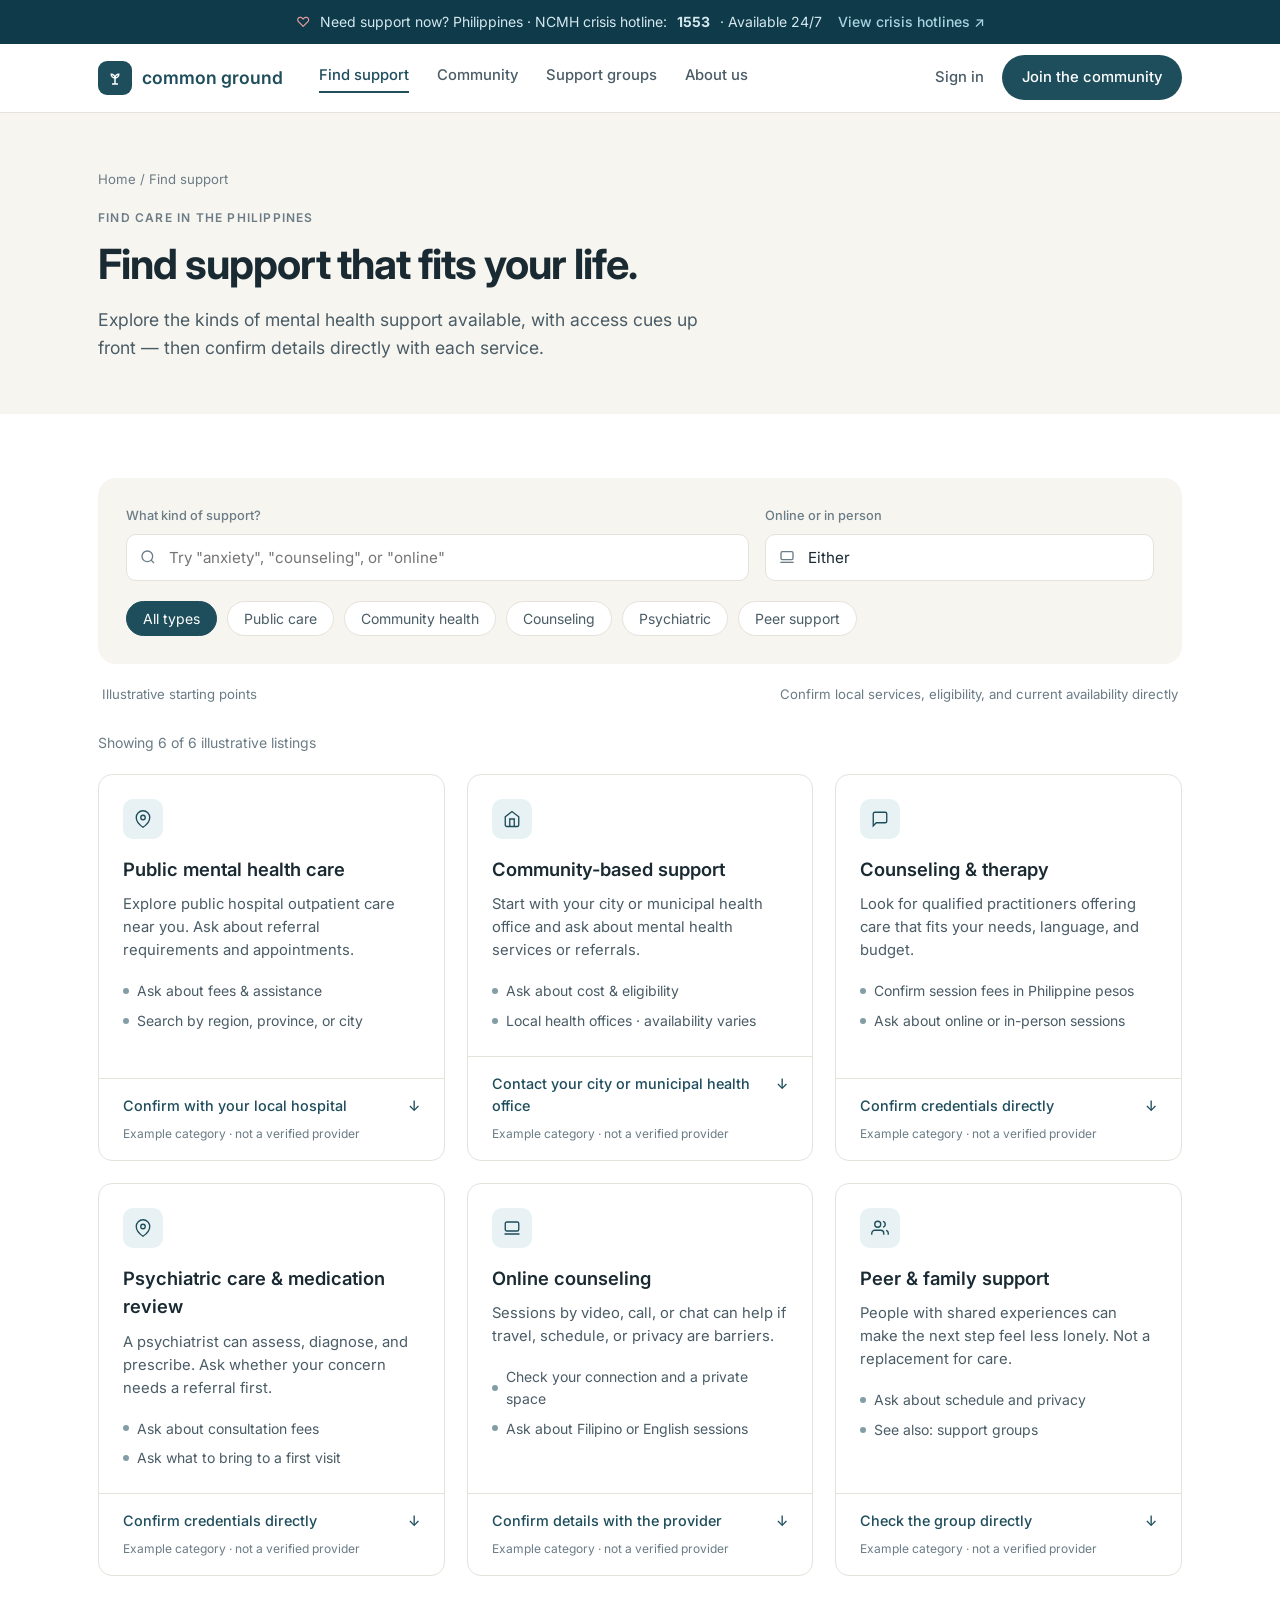
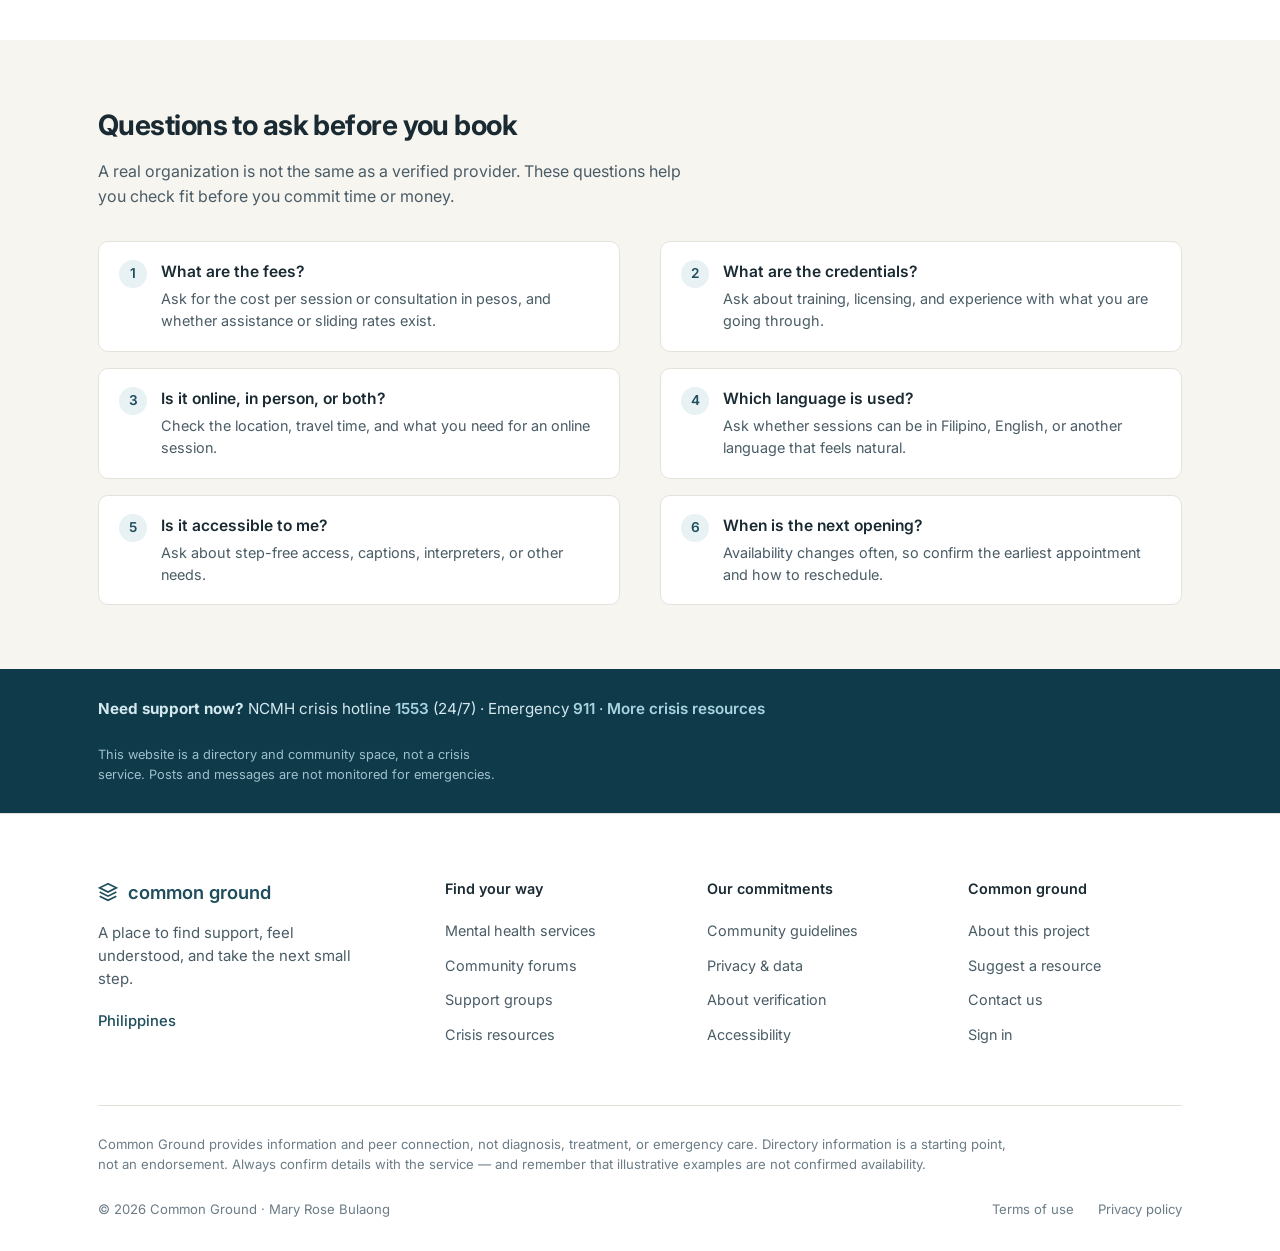
<file: support.html>
<!DOCTYPE html>
<html lang="en">
<head>
  <meta charset="UTF-8">
  <meta name="viewport" content="width=device-width, initial-scale=1.0">
  <link rel="icon" href="data:image/svg+xml,%3Csvg xmlns='http://www.w3.org/2000/svg' viewBox='0 0 32 32'%3E%3Crect width='32' height='32' rx='8' fill='%231e4d5c'/%3E%3Cpath d='M16 25v-9M16 16c-4 0-6.5-3-6.5-6.5 3.5 0 6.5 2.5 6.5 6.5ZM16 16c4 0 6.5-3 6.5-6.5-3.5 0-6.5 2.5-6.5 6.5Z' fill='none' stroke='white' stroke-width='2' stroke-linecap='round'/%3E%3C/svg%3E">
  <title>Find support – Common Ground</title>
  <link rel="preconnect" href="https://fonts.googleapis.com">
  <link rel="preconnect" href="https://fonts.gstatic.com" crossorigin>
  <link href="https://fonts.googleapis.com/css2?family=Inter:wght@400;500;600;700&display=swap" rel="stylesheet">
  <link rel="stylesheet" href="styles.css">
  <link rel="stylesheet" href="styles-additions.css">
  <link rel="stylesheet" href="pages.css">
</head>
<body>

  <a href="#main" class="skip-link">Skip to content</a>

  <div class="top-banner">
    <span class="heart-icon">♡</span>
    Need support now? Philippines · NCMH crisis hotline: <strong>1553</strong> · Available 24/7
    <a href="index.html#crisis">View crisis hotlines ↗</a>
  </div>

  <header class="navbar">
    <div class="container nav-container">
      <div class="nav-left">
        <a href="index.html" class="brand">
          <div class="brand-logo">
            <svg width="18" height="18" viewBox="0 0 24 24" fill="none" stroke="white" stroke-width="2">
              <path d="M12 20v-8"/>
              <path d="M12 12c-3 0-5-2.5-5-5 2.5 0 5 2 5 5Z"/>
              <path d="M12 12c3 0 5-2.5 5-5-2.5 0-5 2-5 5Z"/>
              <path d="M8 20h8"/>
            </svg>
          </div>
          <span>common ground</span>
        </a>
        <nav class="nav-links" id="primary-nav" aria-label="Main">
          <a href="support.html" aria-current="page">Find support</a>
          <a href="community.html">Community</a>
          <a href="groups.html">Support groups</a>
          <a href="about.html">About us</a>
          <a href="signin.html" class="nav-mobile-only">Sign in</a>
          <a href="signin.html#join" class="nav-mobile-only">Join the community</a>
        </nav>
      </div>
      <div class="nav-actions">
        <a href="signin.html" class="sign-in-link">Sign in</a>
        <a href="signin.html#join" class="btn btn-primary">Join the community</a>
        <button type="button" class="nav-toggle" aria-label="Open menu" aria-expanded="false" aria-controls="primary-nav">
          <span class="nav-toggle-bars"></span>
        </button>
      </div>
    </div>
  </header>

  <main id="main">
    <section class="page-hero">
      <div class="container">
        <p class="breadcrumb"><a href="index.html">Home</a> / Find support</p>
        <span class="care-eyebrow">FIND CARE IN THE PHILIPPINES</span>
        <h1 class="page-title">Find support that fits your life.</h1>
        <p class="page-lead">Explore the kinds of mental health support available, with access cues up front — then confirm details directly with each service.</p>
      </div>
    </section>

    <section class="page-section">
      <div class="container">
        <div class="care-search-box">
          <form class="finder-form" role="search">
            <div class="care-input-group">
              <label for="finder-query">What kind of support?</label>
              <div class="care-input-wrapper">
                <svg class="care-icon" width="16" height="16" viewBox="0 0 24 24" fill="none" stroke="currentColor" stroke-width="2"><circle cx="11" cy="11" r="8"/><line x1="21" y1="21" x2="16.65" y2="16.65"/></svg>
                <input type="search" id="finder-query" data-filter-search="care" placeholder='Try "anxiety", "counseling", or "online"'>
              </div>
            </div>
            <div class="care-input-group">
              <label for="finder-format">Online or in person</label>
              <div class="care-input-wrapper">
                <svg class="care-icon" width="16" height="16" viewBox="0 0 24 24" fill="none" stroke="currentColor" stroke-width="2"><rect x="3" y="4" width="18" height="12" rx="2"/><line x1="2" y1="20" x2="22" y2="20"/></svg>
                <select id="finder-format" data-filter-select="care">
                  <option value="any">Either</option>
                  <option value="online">Online</option>
                  <option value="inperson">In person</option>
                </select>
              </div>
            </div>
          </form>
          <div class="chip-row" data-filter-bar="care" role="group" aria-label="Type of support" style="margin-bottom:0">
            <button type="button" class="chip js-filter active" data-filter="all">All types</button>
            <button type="button" class="chip js-filter" data-filter="public">Public care</button>
            <button type="button" class="chip js-filter" data-filter="community">Community health</button>
            <button type="button" class="chip js-filter" data-filter="counseling">Counseling</button>
            <button type="button" class="chip js-filter" data-filter="psychiatric">Psychiatric</button>
            <button type="button" class="chip js-filter" data-filter="peer">Peer support</button>
          </div>
        </div>

        <div class="care-meta-bar">
          <span>Illustrative starting points</span>
          <span>Confirm local services, eligibility, and current availability directly</span>
        </div>
        <p class="care-status" id="region-note" role="status" hidden></p>
        <p class="results-count" data-filter-count="care" aria-live="polite"></p>

        <div class="care-cards-grid">
        <article class="care-card" data-filter-item="care" data-cats="public" data-format="inperson">
          <div class="care-card-body">
            <div class="care-card-top">
              <div class="care-card-icon"><svg width="18" height="18" viewBox="0 0 24 24" fill="none" stroke="currentColor" stroke-width="1.8"><path d="M21 10c0 7-9 13-9 13s-9-6-9-13a9 9 0 0 1 18 0z"/><circle cx="12" cy="10" r="3"/></svg></div>
            </div>
            <h3 class="care-card-title">Public mental health care</h3>
            <p class="care-card-desc">Explore public hospital outpatient care near you. Ask about referral requirements and appointments.</p>
            <ul class="care-card-cues"><li>Ask about fees &amp; assistance</li><li>Search by region, province, or city</li></ul>
          </div>
          <div class="care-card-footer">
            <a href="#questions" class="care-card-link"><span>Confirm with your local hospital</span><span>↓</span></a>
            <span class="care-card-disclaimer">Example category · not a verified provider</span>
          </div>
        </article>
        <article class="care-card" data-filter-item="care" data-cats="public community" data-format="inperson">
          <div class="care-card-body">
            <div class="care-card-top">
              <div class="care-card-icon"><svg width="18" height="18" viewBox="0 0 24 24" fill="none" stroke="currentColor" stroke-width="1.8"><path d="M3 9l9-7 9 7v11a2 2 0 0 1-2 2H5a2 2 0 0 1-2-2z"/><polyline points="9 22 9 12 15 12 15 22"/></svg></div>
    
            </div>
            <h3 class="care-card-title">Community-based support</h3>
            <p class="care-card-desc">Start with your city or municipal health office and ask about mental health services or referrals.</p>
            <ul class="care-card-cues"><li>Ask about cost &amp; eligibility</li><li>Local health offices · availability varies</li></ul>
          </div>
          <div class="care-card-footer">
            <a href="#questions" class="care-card-link"><span>Contact your city or municipal health office</span><span>↓</span></a>
            <span class="care-card-disclaimer">Example category · not a verified provider</span>
          </div>
        </article>
        <article class="care-card" data-filter-item="care" data-cats="counseling" data-format="both">
          <div class="care-card-body">
            <div class="care-card-top">
              <div class="care-card-icon"><svg width="18" height="18" viewBox="0 0 24 24" fill="none" stroke="currentColor" stroke-width="1.8"><path d="M21 15a2 2 0 0 1-2 2H7l-4 4V5a2 2 0 0 1 2-2h14a2 2 0 0 1 2 2z"/></svg></div>
          
            </div>
            <h3 class="care-card-title">Counseling &amp; therapy</h3>
            <p class="care-card-desc">Look for qualified practitioners offering care that fits your needs, language, and budget.</p>
            <ul class="care-card-cues"><li>Confirm session fees in Philippine pesos</li><li>Ask about online or in-person sessions</li></ul>
          </div>
          <div class="care-card-footer">
            <a href="#questions" class="care-card-link"><span>Confirm credentials directly</span><span>↓</span></a>
            <span class="care-card-disclaimer">Example category · not a verified provider</span>
          </div>
        </article>
        <article class="care-card" data-filter-item="care" data-cats="psychiatric" data-format="both">
          <div class="care-card-body">
            <div class="care-card-top">
              <div class="care-card-icon"><svg width="18" height="18" viewBox="0 0 24 24" fill="none" stroke="currentColor" stroke-width="1.8"><path d="M21 10c0 7-9 13-9 13s-9-6-9-13a9 9 0 0 1 18 0z"/><circle cx="12" cy="10" r="3"/></svg></div>
            
            </div>
            <h3 class="care-card-title">Psychiatric care &amp; medication review</h3>
            <p class="care-card-desc">A psychiatrist can assess, diagnose, and prescribe. Ask whether your concern needs a referral first.</p>
            <ul class="care-card-cues"><li>Ask about consultation fees</li><li>Ask what to bring to a first visit</li></ul>
          </div>
          <div class="care-card-footer">
            <a href="#questions" class="care-card-link"><span>Confirm credentials directly</span><span>↓</span></a>
            <span class="care-card-disclaimer">Example category · not a verified provider</span>
          </div>
        </article>
        <article class="care-card" data-filter-item="care" data-cats="counseling online" data-format="online">
          <div class="care-card-body">
            <div class="care-card-top">
              <div class="care-card-icon"><svg width="18" height="18" viewBox="0 0 24 24" fill="none" stroke="currentColor" stroke-width="1.8"><rect x="3" y="4" width="18" height="12" rx="2"/><line x1="2" y1="20" x2="22" y2="20"/></svg></div>
            
            </div>
            <h3 class="care-card-title">Online counseling</h3>
            <p class="care-card-desc">Sessions by video, call, or chat can help if travel, schedule, or privacy are barriers.</p>
            <ul class="care-card-cues"><li>Check your connection and a private space</li><li>Ask about Filipino or English sessions</li></ul>
          </div>
          <div class="care-card-footer">
            <a href="#questions" class="care-card-link"><span>Confirm details with the provider</span><span>↓</span></a>
            <span class="care-card-disclaimer">Example category · not a verified provider</span>
          </div>
        </article>
        <article class="care-card" data-filter-item="care" data-cats="peer" data-format="both">
          <div class="care-card-body">
            <div class="care-card-top">
              <div class="care-card-icon"><svg width="18" height="18" viewBox="0 0 24 24" fill="none" stroke="currentColor" stroke-width="1.8"><path d="M17 21v-2a4 4 0 0 0-4-4H5a4 4 0 0 0-4 4v2"/><circle cx="9" cy="7" r="4"/><path d="M23 21v-2a4 4 0 0 0-3-3.87"/><path d="M16 3.13a4 4 0 0 1 0 7.75"/></svg></div>
            
            </div>
            <h3 class="care-card-title">Peer &amp; family support</h3>
            <p class="care-card-desc">People with shared experiences can make the next step feel less lonely. Not a replacement for care.</p>
            <ul class="care-card-cues"><li>Ask about schedule and privacy</li><li>See also: support groups</li></ul>
          </div>
          <div class="care-card-footer">
            <a href="#questions" class="care-card-link"><span>Check the group directly</span><span>↓</span></a>
            <span class="care-card-disclaimer">Example category · not a verified provider</span>
          </div>
        </article>
        </div>
        <div class="empty-state" data-filter-empty="care" hidden>
          <strong>No matching categories</strong>
          Try a different word, or switch the type back to “All types”.
        </div>
      </div>
    </section>

    <section class="page-section alt" id="questions">
      <div class="container">
        <h2 class="section-title">Questions to ask before you book</h2>
        <p class="section-lead">A real organization is not the same as a verified provider. These questions help you check fit before you commit time or money.</p>
        <div class="question-grid">
          <div class="question-item"><span class="question-num">1</span><div><h3>What are the fees?</h3><p>Ask for the cost per session or consultation in pesos, and whether assistance or sliding rates exist.</p></div></div>
          <div class="question-item"><span class="question-num">2</span><div><h3>What are the credentials?</h3><p>Ask about training, licensing, and experience with what you are going through.</p></div></div>
          <div class="question-item"><span class="question-num">3</span><div><h3>Is it online, in person, or both?</h3><p>Check the location, travel time, and what you need for an online session.</p></div></div>
          <div class="question-item"><span class="question-num">4</span><div><h3>Which language is used?</h3><p>Ask whether sessions can be in Filipino, English, or another language that feels natural.</p></div></div>
          <div class="question-item"><span class="question-num">5</span><div><h3>Is it accessible to me?</h3><p>Ask about step-free access, captions, interpreters, or other needs.</p></div></div>
          <div class="question-item"><span class="question-num">6</span><div><h3>When is the next opening?</h3><p>Availability changes often, so confirm the earliest appointment and how to reschedule.</p></div></div>
        </div>
      </div>
    </section>

  </main>

  <section class="crisis-strip" aria-label="Crisis support">
    <div class="container">
      <p><strong>Need support now?</strong> NCMH crisis hotline <a href="tel:1553">1553</a> (24/7) · Emergency <a href="tel:911">911</a> · <a href="index.html#crisis">More crisis resources</a></p>
      <p class="small">This website is a directory and community space, not a crisis service. Posts and messages are not monitored for emergencies.</p>
    </div>
  </section>

  <footer class="footer">
    <div class="container">
      <div class="footer-grid">
        <div class="footer-brand">
          <div class="logo">
            <svg width="20" height="20" viewBox="0 0 24 24" fill="none" stroke="currentColor" stroke-width="2">
              <path d="M12 2L2 7l10 5 10-5-10-5z"/><path d="M2 17l10 5 10-5"/><path d="M2 12l10 5 10-5"/>
            </svg>
            <span>common ground</span>
          </div>
          <p>A place to find support, feel understood, and take the next small step.</p>
          <a href="about.html" class="text-link">Philippines</a>
        </div>

        <div class="footer-col">
          <h4>Find your way</h4>
          <ul>
            <li><a href="support.html">Mental health services</a></li>
            <li><a href="community.html">Community forums</a></li>
            <li><a href="groups.html">Support groups</a></li>
            <li><a href="index.html#crisis">Crisis resources</a></li>
          </ul>
        </div>

        <div class="footer-col">
          <h4>Our commitments</h4>
          <ul>
            <li><a href="about.html#guidelines">Community guidelines</a></li>
            <li><a href="privacy.html">Privacy &amp; data</a></li>
            <li><a href="about.html#verification">About verification</a></li>
            <li><a href="about.html#accessibility">Accessibility</a></li>
          </ul>
        </div>

        <div class="footer-col">
          <h4>Common ground</h4>
          <ul>
            <li><a href="about.html">About this project</a></li>
            <li><a href="contact.html?topic=resource">Suggest a resource</a></li>
            <li><a href="contact.html">Contact us</a></li>
            <li><a href="signin.html">Sign in</a></li>
          </ul>
        </div>
      </div>

      <div class="footer-bottom">
        <p class="disclaimer">
          Common Ground provides information and peer connection, not diagnosis, treatment, or emergency care. Directory information is a starting point, not an endorsement. Always confirm details with the service — and remember that illustrative examples are not confirmed availability.
        </p>
        <div class="footer-meta">
          <p>© 2026 Common Ground · Mary Rose Bulaong </p>
          <div class="footer-links">
            <a href="terms.html">Terms of use</a>
            <a href="privacy.html">Privacy policy</a>
          </div>
        </div>
      </div>
    </div>
  </footer>

  <script src="script.js" defer></script>
  <script src="pages.js" defer></script>
</body>
</html>
</file>
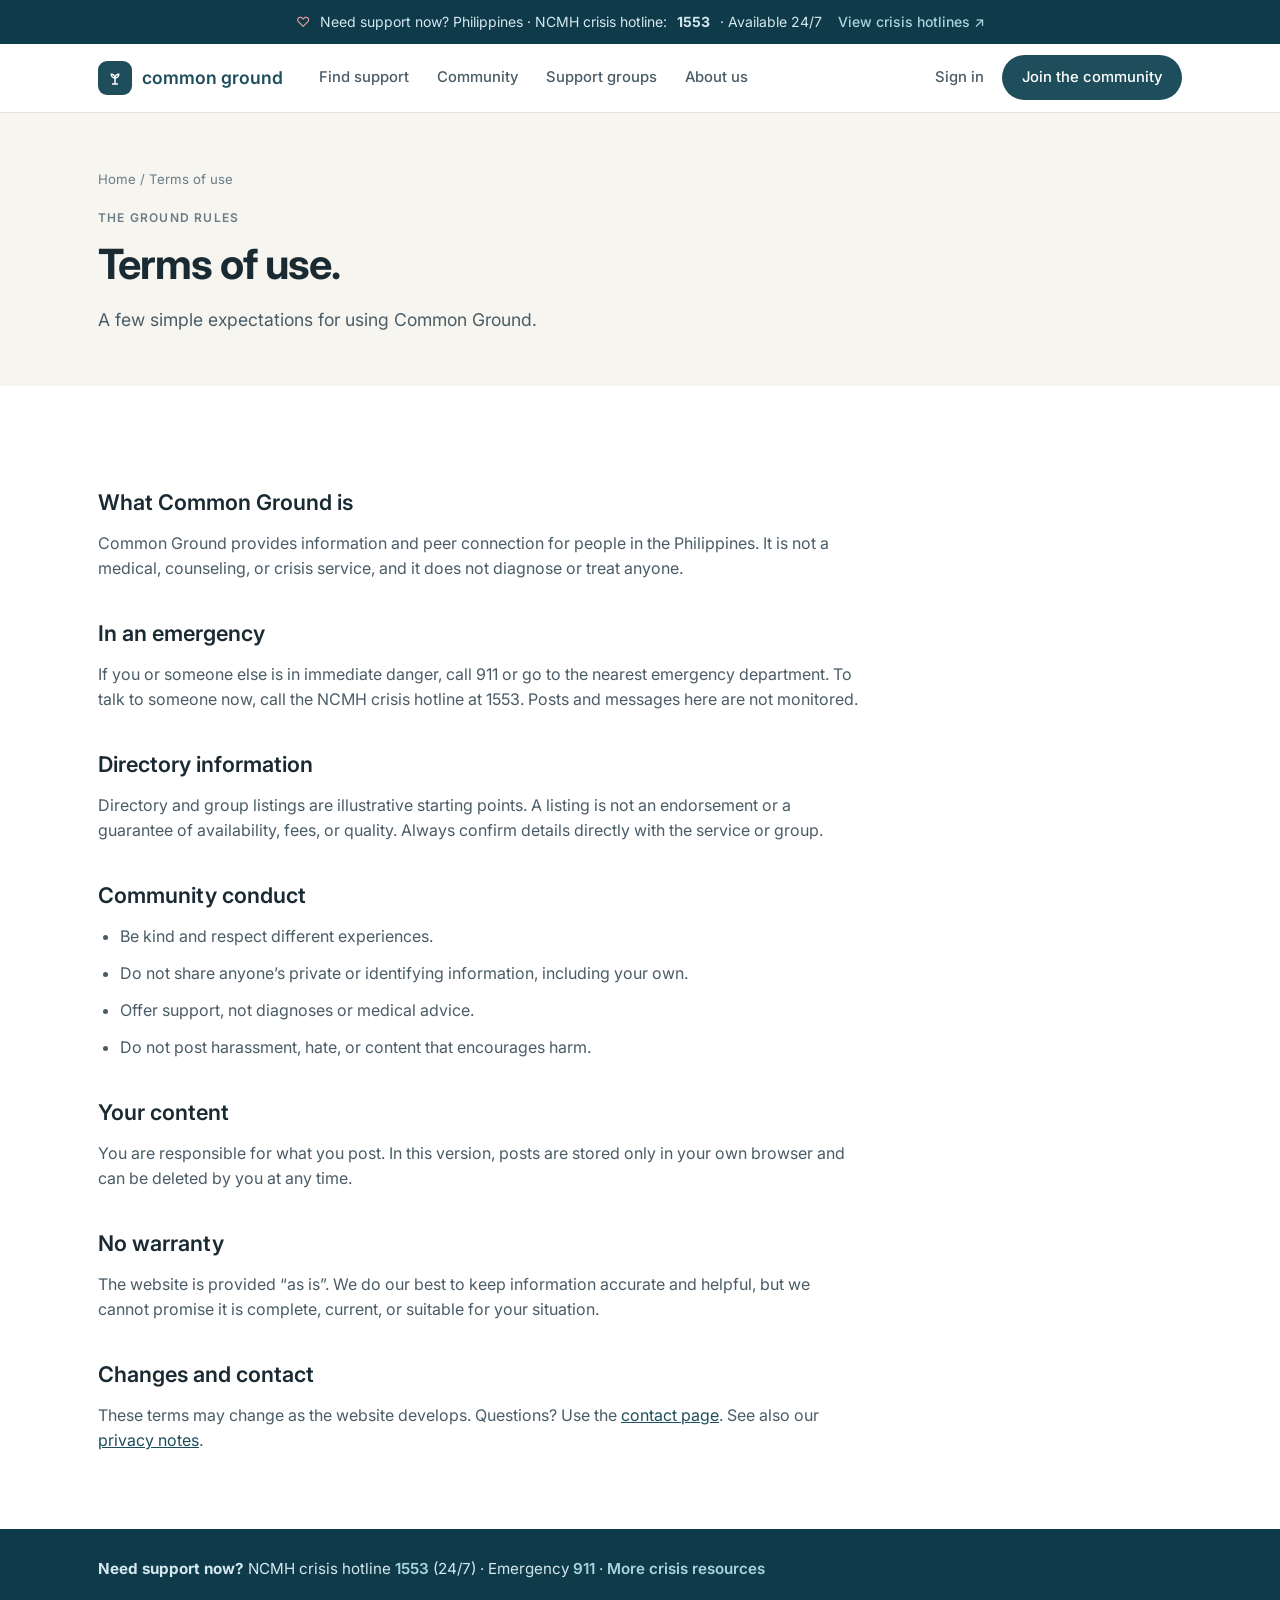
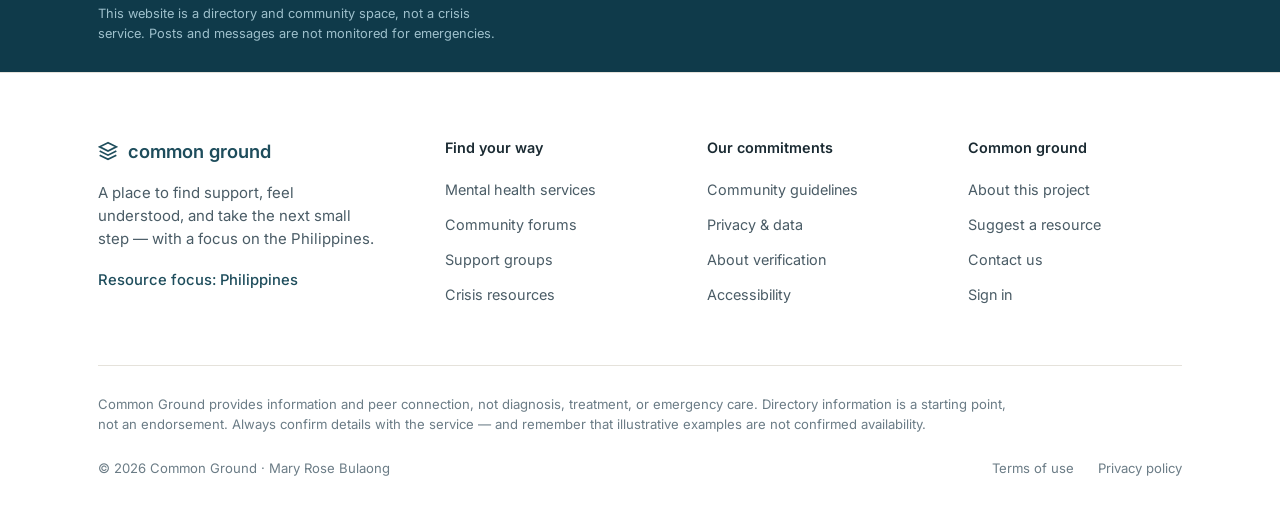
<file: terms.html>
<!DOCTYPE html>
<html lang="en">
<head>
  <meta charset="UTF-8">
  <meta name="viewport" content="width=device-width, initial-scale=1.0">
  <link rel="icon" href="data:image/svg+xml,%3Csvg xmlns='http://www.w3.org/2000/svg' viewBox='0 0 32 32'%3E%3Crect width='32' height='32' rx='8' fill='%231e4d5c'/%3E%3Cpath d='M16 25v-9M16 16c-4 0-6.5-3-6.5-6.5 3.5 0 6.5 2.5 6.5 6.5ZM16 16c4 0 6.5-3 6.5-6.5-3.5 0-6.5 2.5-6.5 6.5Z' fill='none' stroke='white' stroke-width='2' stroke-linecap='round'/%3E%3C/svg%3E">
  <title>Terms of use – Common Ground</title>
  <link rel="preconnect" href="https://fonts.googleapis.com">
  <link rel="preconnect" href="https://fonts.gstatic.com" crossorigin>
  <link href="https://fonts.googleapis.com/css2?family=Inter:wght@400;500;600;700&display=swap" rel="stylesheet">
  <link rel="stylesheet" href="styles.css">
  <link rel="stylesheet" href="styles-additions.css">
  <link rel="stylesheet" href="pages.css">
</head>
<body>

  <a href="#main" class="skip-link">Skip to content</a>

  <div class="top-banner">
    <span class="heart-icon">♡</span>
    Need support now? Philippines · NCMH crisis hotline: <strong>1553</strong> · Available 24/7
    <a href="index.html#crisis">View crisis hotlines ↗</a>
  </div>

  <header class="navbar">
    <div class="container nav-container">
      <div class="nav-left">
        <a href="index.html" class="brand">
          <div class="brand-logo">
            <svg width="18" height="18" viewBox="0 0 24 24" fill="none" stroke="white" stroke-width="2">
              <path d="M12 20v-8"/>
              <path d="M12 12c-3 0-5-2.5-5-5 2.5 0 5 2 5 5Z"/>
              <path d="M12 12c3 0 5-2.5 5-5-2.5 0-5 2-5 5Z"/>
              <path d="M8 20h8"/>
            </svg>
          </div>
          <span>common ground</span>
        </a>
        <nav class="nav-links" id="primary-nav" aria-label="Main">
          <a href="support.html">Find support</a>
          <a href="community.html">Community</a>
          <a href="groups.html">Support groups</a>
          <a href="about.html">About us</a>
          <a href="signin.html" class="nav-mobile-only">Sign in</a>
          <a href="signin.html#join" class="nav-mobile-only">Join the community</a>
        </nav>
      </div>
      <div class="nav-actions">
        <a href="signin.html" class="sign-in-link">Sign in</a>
        <a href="signin.html#join" class="btn btn-primary">Join the community</a>
        <button type="button" class="nav-toggle" aria-label="Open menu" aria-expanded="false" aria-controls="primary-nav">
          <span class="nav-toggle-bars"></span>
        </button>
      </div>
    </div>
  </header>

  <main id="main">
    <section class="page-hero">
      <div class="container">
        <p class="breadcrumb"><a href="index.html">Home</a> / Terms of use</p>
        <span class="care-eyebrow">THE GROUND RULES</span>
        <h1 class="page-title">Terms of use.</h1>
        <p class="page-lead">A few simple expectations for using Common Ground.</p>
      </div>
    </section>

    <section class="page-section">
      <div class="container">
        <div class="prose">
          <h2>What Common Ground is</h2>
          <p>Common Ground provides information and peer connection for people in the Philippines. It is not a medical, counseling, or crisis service, and it does not diagnose or treat anyone.</p>

          <h2>In an emergency</h2>
          <p>If you or someone else is in immediate danger, call 911 or go to the nearest emergency department. To talk to someone now, call the NCMH crisis hotline at 1553. Posts and messages here are not monitored.</p>

          <h2>Directory information</h2>
          <p>Directory and group listings are illustrative starting points. A listing is not an endorsement or a guarantee of availability, fees, or quality. Always confirm details directly with the service or group.</p>

          <h2>Community conduct</h2>
          <ul>
            <li>Be kind and respect different experiences.</li>
            <li>Do not share anyone’s private or identifying information, including your own.</li>
            <li>Offer support, not diagnoses or medical advice.</li>
            <li>Do not post harassment, hate, or content that encourages harm.</li>
          </ul>

          <h2>Your content</h2>
          <p>You are responsible for what you post. In this version, posts are stored only in your own browser and can be deleted by you at any time.</p>

          <h2>No warranty</h2>
          <p>The website is provided “as is”. We do our best to keep information accurate and helpful, but we cannot promise it is complete, current, or suitable for your situation.</p>

          <h2>Changes and contact</h2>
          <p>These terms may change as the website develops. Questions? Use the <a href="contact.html">contact page</a>. See also our <a href="privacy.html">privacy notes</a>.</p>
        </div>
      </div>
    </section>

  </main>

  <section class="crisis-strip" aria-label="Crisis support">
    <div class="container">
      <p><strong>Need support now?</strong> NCMH crisis hotline <a href="tel:1553">1553</a> (24/7) · Emergency <a href="tel:911">911</a> · <a href="index.html#crisis">More crisis resources</a></p>
      <p class="small">This website is a directory and community space, not a crisis service. Posts and messages are not monitored for emergencies.</p>
    </div>
  </section>

  <footer class="footer">
    <div class="container">
      <div class="footer-grid">
        <div class="footer-brand">
          <div class="logo">
            <svg width="20" height="20" viewBox="0 0 24 24" fill="none" stroke="currentColor" stroke-width="2">
              <path d="M12 2L2 7l10 5 10-5-10-5z"/><path d="M2 17l10 5 10-5"/><path d="M2 12l10 5 10-5"/>
            </svg>
            <span>common ground</span>
          </div>
          <p>A place to find support, feel understood, and take the next small step — with a focus on the Philippines.</p>
          <a href="about.html" class="text-link">Resource focus: Philippines</a>
        </div>

        <div class="footer-col">
          <h4>Find your way</h4>
          <ul>
            <li><a href="support.html">Mental health services</a></li>
            <li><a href="community.html">Community forums</a></li>
            <li><a href="groups.html">Support groups</a></li>
            <li><a href="index.html#crisis">Crisis resources</a></li>
          </ul>
        </div>

        <div class="footer-col">
          <h4>Our commitments</h4>
          <ul>
            <li><a href="about.html#guidelines">Community guidelines</a></li>
            <li><a href="privacy.html">Privacy &amp; data</a></li>
            <li><a href="about.html#verification">About verification</a></li>
            <li><a href="about.html#accessibility">Accessibility</a></li>
          </ul>
        </div>

        <div class="footer-col">
          <h4>Common ground</h4>
          <ul>
            <li><a href="about.html">About this project</a></li>
            <li><a href="contact.html?topic=resource">Suggest a resource</a></li>
            <li><a href="contact.html">Contact us</a></li>
            <li><a href="signin.html">Sign in</a></li>
          </ul>
        </div>
      </div>

      <div class="footer-bottom">
        <p class="disclaimer">
          Common Ground provides information and peer connection, not diagnosis, treatment, or emergency care. Directory information is a starting point, not an endorsement. Always confirm details with the service — and remember that illustrative examples are not confirmed availability.
        </p>
        <div class="footer-meta">
          <p>© 2026 Common Ground · Mary Rose Bulaong </p>
          <div class="footer-links">
            <a href="terms.html">Terms of use</a>
            <a href="privacy.html">Privacy policy</a>
          </div>
        </div>
      </div>
    </div>
  </footer>

  <script src="script.js" defer></script>
  <script src="pages.js" defer></script>
</body>
</html>
</file>
<file: styles.css>
/* ===== Base & Reset ===== */
*,
*::before,
*::after {
  box-sizing: border-box;
  margin: 0;
  padding: 0;
}

:root {
  --cream: #f7f5f0;
  --cream-dark: #f0ede6;
  --white: #ffffff;
  --text: #1a2a32;
  --text-secondary: #4a5c66;
  --text-muted: #6b7c86;
  --accent: #1e4d5c;
  --accent-dark: #163a45;
  --accent-light: #e8f1f4;
  --urgent-bg: #0f3a4a;
  --urgent-card: #164a5c;
  --border: #e5e2db;
  --radius: 14px;
  --radius-sm: 10px;
  --shadow: 0 4px 20px rgba(15, 58, 74, 0.07);
  --shadow-sm: 0 2px 10px rgba(15, 58, 74, 0.05);
}

html {
  font-size: 16px;
  scroll-behavior: smooth;
}

body {
  font-family: 'Inter', -apple-system, BlinkMacSystemFont, 'Segoe UI', Roboto, sans-serif;
  color: var(--text);
  background: var(--white);
  line-height: 1.55;
  -webkit-font-smoothing: antialiased;
}

a {
  color: inherit;
  text-decoration: none;
}

ul {
  list-style: none;
}

img {
  max-width: 100%;
  display: block;
}

.container {
  max-width: 1140px;
  margin: 0 auto;
  padding: 0 28px;
}

/* ===== Buttons & Links ===== */
.btn {
  display: inline-flex;
  align-items: center;
  gap: 8px;
  padding: 11px 20px;
  border-radius: 999px;
  font-size: 0.925rem;
  font-weight: 500;
  border: none;
  cursor: pointer;
  transition: all 0.2s ease;
}

.btn-primary {
  background: var(--accent);
  color: white;
}

.btn-primary:hover {
  background: var(--accent-dark);
}

.btn-ghost {
  background: transparent;
  color: var(--accent);
  border: 1.5px solid #c5d4da;
}

.btn-ghost:hover {
  background: var(--accent-light);
  border-color: var(--accent);
}

.btn-large {
  padding: 14px 26px;
  font-size: 1rem;
}

.btn-secondary {
  background: transparent;
  color: var(--accent);
  border: 1.5px solid #c5d4da;
}

.btn-secondary:hover {
  background: #f0f6f8;
  border-color: var(--accent);
}

.btn-outline {
  background: transparent;
  color: white;
  border: 1.5px solid rgba(255, 255, 255, 0.35);
}

.btn-outline:hover {
  background: rgba(255, 255, 255, 0.1);
  border-color: rgba(255, 255, 255, 0.55);
}

.text-link {
  font-size: 0.925rem;
  font-weight: 500;
  color: var(--accent);
  transition: opacity 0.2s;
}

.text-link:hover {
  opacity: 0.75;
}

.text-link.light {
  color: #a8d4e0;
}

/* ===== Top Banner ===== */
.top-banner {
  background: var(--urgent-bg);
  color: #d4e8ef;
  font-size: 0.875rem;
  padding: 11px 20px;
  text-align: center;
  display: flex;
  align-items: center;
  justify-content: center;
  gap: 10px;
  flex-wrap: wrap;
}

.top-banner .heart-icon {
  color: #f0a0a0;
}

.top-banner a {
  color: #a8d4e0;
  font-weight: 500;
  margin-left: 6px;
}

.top-banner a:hover {
  text-decoration: underline;
}

/* ===== Navbar ===== */
.navbar {
  background: var(--white);
  border-bottom: 1px solid var(--border);
  position: sticky;
  top: 0;
  z-index: 100;
}

.nav-container {
  display: flex;
  align-items: center;
  justify-content: space-between;
  height: 68px;
}

.nav-left {
  display: flex;
  align-items: center;
  gap: 36px;
}

.brand {
  display: flex;
  align-items: center;
  gap: 10px;
  font-weight: 600;
  font-size: 1.1rem;
  color: var(--accent);
}

.brand-logo {
  width: 34px;
  height: 34px;
  background: var(--accent);
  border-radius: 9px;
  display: flex;
  align-items: center;
  justify-content: center;
}

.nav-links {
  display: flex;
  gap: 28px;
}

.nav-links a {
  font-size: 0.925rem;
  color: var(--text-secondary);
  font-weight: 500;
  transition: color 0.2s;
}

.nav-links a:hover {
  color: var(--accent);
}

.nav-actions {
  display: flex;
  align-items: center;
  gap: 18px;
}

.sign-in-link {
  font-size: 0.925rem;
  font-weight: 500;
  color: var(--text-secondary);
}

.sign-in-link:hover {
  color: var(--accent);
}

/* ===== Hero Section ===== */
.section-cream {
  background: var(--cream);
  padding: 64px 0 72px;
}

.hero {
  display: grid;
  grid-template-columns: 1.15fr 0.95fr;
  gap: 56px;
  align-items: center;
  margin-bottom: 72px;
}

.eyebrow-with-line {
  display: flex;
  align-items: center;
  gap: 12px;
  font-size: 0.75rem;
  font-weight: 600;
  letter-spacing: 0.1em;
  color: var(--text-muted);
  margin-bottom: 18px;
}

.eyebrow-line {
  width: 28px;
  height: 2px;
  background: var(--accent);
}

.hero-title {
  font-size: 2.75rem;
  font-weight: 700;
  line-height: 1.18;
  letter-spacing: -0.025em;
  color: var(--text);
  margin-bottom: 18px;
}

.hero-subtitle {
  font-size: 1.1rem;
  color: var(--text-secondary);
  max-width: 480px;
  margin-bottom: 28px;
  line-height: 1.6;
}

.hero-buttons {
  display: flex;
  gap: 14px;
  margin-bottom: 24px;
  flex-wrap: wrap;
}

.privacy-note {
  display: flex;
  align-items: center;
  gap: 8px;
  font-size: 0.875rem;
  color: var(--text-muted);
}

.hero-visual {
  position: relative;
}

.hero-image-wrapper {
  position: relative;
}

.hero-image-placeholder {
  width: 100%;
  aspect-ratio: 4/3;
  background: linear-gradient(145deg, #d4e4ea, #b8d0da);
  border-radius: 20px;
}

.floating-badge {
  position: absolute;
  bottom: 24px;
  left: 24px;
  right: 24px;
  background: white;
  padding: 14px 18px;
  border-radius: 12px;
  font-size: 0.9rem;
  font-weight: 500;
  color: var(--text);
  box-shadow: var(--shadow);
  display: flex;
  align-items: center;
  gap: 10px;
}

.badge-heart {
  color: #e07a7a;
  font-size: 1.1rem;
}

/* Features Grid */
.features-grid {
  display: grid;
  grid-template-columns: repeat(3, 1fr);
  gap: 32px;
}

.feature-item {
  display: flex;
  gap: 16px;
}

.circle-icon {
  width: 44px;
  height: 44px;
  min-width: 44px;
  border-radius: 50%;
  background: var(--accent-light);
  color: var(--accent);
  display: flex;
  align-items: center;
  justify-content: center;
}

.feature-text h3 {
  font-size: 1.05rem;
  font-weight: 600;
  margin-bottom: 8px;
}

.feature-text p {
  font-size: 0.925rem;
  color: var(--text-secondary);
  margin-bottom: 12px;
}

/* ===== Care Directory ===== */
.care-directory-section {
  padding: 80px 0;
  background: var(--white);
}

.care-header {
  display: flex;
  justify-content: space-between;
  align-items: flex-end;
  gap: 40px;
  margin-bottom: 36px;
}

.care-eyebrow {
  font-size: 0.75rem;
  font-weight: 600;
  letter-spacing: 0.1em;
  color: var(--text-muted);
  display: block;
  margin-bottom: 12px;
}

.care-title {
  font-size: 2.1rem;
  font-weight: 700;
  letter-spacing: -0.02em;
  margin-bottom: 12px;
}

.care-subtitle {
  font-size: 1.05rem;
  color: var(--text-secondary);
  max-width: 520px;
}

.care-explore-link {
  font-weight: 500;
  color: var(--accent);
  white-space: nowrap;
}

.care-search-box {
  background: var(--cream);
  border-radius: 18px;
  padding: 28px;
  margin-bottom: 20px;
}

.care-search-row {
  display: grid;
  grid-template-columns: 1.4fr 1fr auto;
  gap: 16px;
  margin-bottom: 20px;
}

.care-input-group label {
  display: block;
  font-size: 0.8rem;
  font-weight: 500;
  color: var(--text-muted);
  margin-bottom: 8px;
}

.care-input-wrapper {
  position: relative;
}

.care-icon {
  position: absolute;
  left: 14px;
  top: 50%;
  transform: translateY(-50%);
  color: var(--text-muted);
  pointer-events: none;
}

.care-input-wrapper input,
.care-input-wrapper select {
  width: 100%;
  padding: 13px 14px 13px 42px;
  border: 1.5px solid var(--border);
  border-radius: 10px;
  font-size: 0.95rem;
  font-family: inherit;
  background: white;
  color: var(--text);
  appearance: none;
}

.care-input-wrapper input:focus,
.care-input-wrapper select:focus {
  outline: none;
  border-color: var(--accent);
}

.care-submit-btn {
  align-self: end;
  background: var(--accent);
  color: white;
  border: none;
  border-radius: 10px;
  padding: 13px 22px;
  font-size: 0.95rem;
  font-weight: 500;
  font-family: inherit;
  cursor: pointer;
  display: flex;
  align-items: center;
  gap: 8px;
  white-space: nowrap;
  height: 48px;
}

.care-submit-btn:hover {
  background: var(--accent-dark);
}

.care-filter-bar {
  display: flex;
  flex-wrap: wrap;
  gap: 10px;
}

.care-filter-btn {
  background: white;
  border: 1.5px solid var(--border);
  border-radius: 999px;
  padding: 8px 16px;
  font-size: 0.875rem;
  font-family: inherit;
  color: var(--text-secondary);
  cursor: pointer;
  display: flex;
  align-items: center;
  gap: 6px;
  transition: all 0.2s;
}

.care-filter-btn:hover {
  border-color: var(--accent);
  color: var(--accent);
}

.care-verified-btn {
  margin-left: auto;
}

.care-meta-bar {
  display: flex;
  justify-content: space-between;
  font-size: 0.825rem;
  color: var(--text-muted);
  margin-bottom: 28px;
  padding: 0 4px;
}

.care-cards-grid {
  display: grid;
  grid-template-columns: repeat(3, 1fr);
  gap: 22px;
}

.care-card {
  background: var(--white);
  border: 1.5px solid var(--border);
  border-radius: var(--radius);
  display: flex;
  flex-direction: column;
  overflow: hidden;
  transition: box-shadow 0.2s;
}

.care-card:hover {
  box-shadow: var(--shadow);
}

.care-card-body {
  padding: 24px;
  flex-grow: 1;
}

.care-card-top {
  display: flex;
  justify-content: space-between;
  align-items: flex-start;
  margin-bottom: 16px;
}

.care-card-icon {
  width: 40px;
  height: 40px;
  border-radius: 10px;
  background: var(--accent-light);
  color: var(--accent);
  display: flex;
  align-items: center;
  justify-content: center;
}

.care-sample-pill {
  font-size: 0.7rem;
  font-weight: 600;
  letter-spacing: 0.04em;
  color: var(--text-muted);
  background: var(--cream);
  padding: 4px 10px;
  border-radius: 999px;
}

.care-card-title {
  font-size: 1.15rem;
  font-weight: 600;
  margin-bottom: 10px;
}

.care-card-desc {
  font-size: 0.925rem;
  color: var(--text-secondary);
  margin-bottom: 18px;
}

.care-card-cues {
  display: flex;
  flex-direction: column;
  gap: 8px;
}

.care-card-cues li {
  font-size: 0.875rem;
  color: var(--text-secondary);
  display: flex;
  align-items: center;
  gap: 8px;
}

.care-card-footer {
  border-top: 1px solid var(--border);
  padding: 16px 24px;
  display: flex;
  flex-direction: column;
  gap: 8px;
}

.care-card-link {
  display: flex;
  justify-content: space-between;
  font-size: 0.9rem;
  font-weight: 500;
  color: var(--accent);
}

.care-card-disclaimer {
  font-size: 0.75rem;
  color: var(--text-muted);
}

/* ===== Forum Section ===== */
.forum-section {
  padding: 80px 0;
  background: var(--cream);
}

.forum-header {
  display: flex;
  justify-content: space-between;
  align-items: flex-end;
  gap: 40px;
  margin-bottom: 40px;
}

.forum-eyebrow {
  font-size: 0.75rem;
  font-weight: 600;
  letter-spacing: 0.1em;
  color: var(--text-muted);
  display: block;
  margin-bottom: 12px;
}

.forum-title {
  font-size: 2.1rem;
  font-weight: 700;
  letter-spacing: -0.02em;
  margin-bottom: 12px;
}

.forum-subtitle {
  font-size: 1.05rem;
  color: var(--text-secondary);
  max-width: 520px;
}

.forum-visit-link {
  font-weight: 500;
  color: var(--accent);
  white-space: nowrap;
}

.forum-grid {
  display: grid;
  grid-template-columns: 1.5fr 1fr;
  gap: 32px;
}

.forum-tabs {
  display: flex;
  gap: 8px;
  margin-bottom: 24px;
  flex-wrap: wrap;
}

.forum-tab {
  background: transparent;
  border: 1.5px solid var(--border);
  border-radius: 999px;
  padding: 8px 16px;
  font-size: 0.875rem;
  font-family: inherit;
  color: var(--text-secondary);
  cursor: pointer;
  transition: all 0.2s;
}

.forum-tab.active,
.forum-tab:hover {
  background: var(--accent);
  color: white;
  border-color: var(--accent);
}

.forum-thread-list {
  display: flex;
  flex-direction: column;
  gap: 16px;
}

.forum-thread {
  background: white;
  border-radius: var(--radius);
  padding: 22px 24px;
  border: 1px solid var(--border);
}

.forum-topic-badge {
  font-size: 0.7rem;
  font-weight: 600;
  letter-spacing: 0.04em;
  color: var(--accent);
  background: var(--accent-light);
  padding: 4px 10px;
  border-radius: 999px;
  display: inline-block;
  margin-bottom: 12px;
}

.forum-thread-title {
  font-size: 1.1rem;
  font-weight: 600;
  margin-bottom: 8px;
}

.forum-thread-title a:hover {
  color: var(--accent);
}

.forum-thread-excerpt {
  font-size: 0.925rem;
  color: var(--text-secondary);
  margin-bottom: 14px;
}

.forum-thread-meta {
  display: flex;
  justify-content: space-between;
  font-size: 0.825rem;
  color: var(--text-muted);
}

.forum-replies {
  display: flex;
  align-items: center;
  gap: 6px;
}

.forum-footnote {
  font-size: 0.8rem;
  color: var(--text-muted);
  margin-top: 20px;
}

.forum-sidebar-card {
  background: white;
  border-radius: var(--radius);
  padding: 32px 28px;
  border: 1px solid var(--border);
  height: fit-content;
  position: sticky;
  top: 90px;
}

.forum-sidebar-icon {
  width: 48px;
  height: 48px;
  border-radius: 12px;
  background: var(--accent-light);
  color: var(--accent);
  display: flex;
  align-items: center;
  justify-content: center;
  margin-bottom: 20px;
}

.forum-sidebar-title {
  font-size: 1.25rem;
  font-weight: 600;
  margin-bottom: 12px;
}

.forum-sidebar-desc {
  font-size: 0.95rem;
  color: var(--text-secondary);
  margin-bottom: 20px;
}

.forum-checklist {
  margin-bottom: 24px;
}

.forum-checklist li {
  display: flex;
  align-items: center;
  gap: 10px;
  font-size: 0.925rem;
  margin-bottom: 10px;
  color: var(--text-secondary);
}

.forum-check {
  color: #2a9d6e;
  font-weight: 600;
}

.forum-cta-btn {
  display: inline-flex;
  align-items: center;
  gap: 8px;
  background: var(--accent);
  color: white;
  padding: 12px 22px;
  border-radius: 999px;
  font-weight: 500;
  font-size: 0.95rem;
  margin-bottom: 20px;
  transition: background 0.2s;
}

.forum-cta-btn:hover {
  background: var(--accent-dark);
}

.forum-sidebar-disclaimer {
  font-size: 0.8rem;
  color: var(--text-muted);
  line-height: 1.5;
}

/* ===== Groups Groups Section ===== */
.groups-section {
  padding: 80px 0;
  background: var(--white);
}

.groups-header {
  display: flex;
  justify-content: space-between;
  align-items: flex-end;
  gap: 40px;
  margin-bottom: 40px;
}

.groups-eyebrow {
  font-size: 0.75rem;
  font-weight: 600;
  letter-spacing: 0.1em;
  color: var(--text-muted);
  display: block;
  margin-bottom: 12px;
}

.groups-title {
  font-size: 2.1rem;
  font-weight: 700;
  letter-spacing: -0.02em;
  margin-bottom: 12px;
}

.groups-subtitle {
  font-size: 1.05rem;
  color: var(--text-secondary);
  max-width: 520px;
}

.groups-browse-link {
  font-weight: 500;
  color: var(--accent);
  white-space: nowrap;
}

.groups-grid {
  display: grid;
  grid-template-columns: 0.9fr 1.3fr;
  gap: 40px;
}

.groups-sidebar {
  position: sticky;
  top: 90px;
  height: fit-content;
}

.groups-photo-wrapper {
  margin-bottom: 24px;
}

.groups-photo-placeholder {
  width: 100%;
  aspect-ratio: 4/3;
  background: linear-gradient(145deg, #d4e4ea, #b8d0da);
  border-radius: 16px;
}

.groups-sidebar-title {
  font-size: 1.25rem;
  font-weight: 600;
  margin-bottom: 12px;
}

.groups-sidebar-desc {
  font-size: 0.95rem;
  color: var(--text-secondary);
}

.groups-filter-bar {
  display: flex;
  justify-content: space-between;
  align-items: center;
  margin-bottom: 20px;
}

.groups-tabs {
  display: flex;
  gap: 8px;
}

.groups-tab {
  background: transparent;
  border: 1.5px solid var(--border);
  border-radius: 999px;
  padding: 7px 16px;
  font-size: 0.875rem;
  font-family: inherit;
  color: var(--text-secondary);
  cursor: pointer;
}

.groups-tab.active,
.groups-tab:hover {
  background: var(--accent);
  color: white;
  border-color: var(--accent);
}

.groups-region-label {
  font-size: 0.875rem;
  color: var(--text-muted);
  font-weight: 500;
}

.groups-cards-stack {
  display: flex;
  flex-direction: column;
  gap: 14px;
}

.groups-card {
  background: var(--cream);
  border-radius: var(--radius);
  padding: 22px 24px;
  display: flex;
  justify-content: space-between;
  align-items: center;
  gap: 20px;
}

.groups-audience {
  font-size: 0.75rem;
  font-weight: 600;
  letter-spacing: 0.04em;
  color: var(--accent);
  display: block;
  margin-bottom: 6px;
}

.groups-card-title {
  font-size: 1.1rem;
  font-weight: 600;
  margin-bottom: 6px;
}

.groups-card-desc {
  font-size: 0.9rem;
  color: var(--text-secondary);
  margin-bottom: 10px;
}

.groups-card-meta {
  font-size: 0.8rem;
  color: var(--text-muted);
}

.groups-card-link {
  font-size: 0.9rem;
  font-weight: 500;
  color: var(--accent);
  white-space: nowrap;
}

.groups-footnote {
  font-size: 0.8rem;
  color: var(--text-muted);
  margin-top: 20px;
}

/* ===== Principles Section ===== */
.principles-section {
  background: var(--cream);
  padding: 80px 0;
}

.eyebrow {
  font-size: 0.72rem;
  font-weight: 600;
  letter-spacing: 0.12em;
  color: var(--text-muted);
  margin-bottom: 20px;
}

.principles-header {
  display: flex;
  justify-content: space-between;
  align-items: flex-start;
  gap: 40px;
  margin-bottom: 48px;
}

.principles-header h2 {
  font-size: 2.2rem;
  font-weight: 700;
  line-height: 1.25;
  color: var(--accent);
  max-width: 520px;
  letter-spacing: -0.02em;
}

.principles-grid {
  display: grid;
  grid-template-columns: repeat(3, 1fr);
  gap: 36px;
}

.principle {
  display: flex;
  flex-direction: column;
}

.icon-circle {
  width: 48px;
  height: 48px;
  border-radius: 50%;
  background: var(--accent-light);
  display: flex;
  align-items: center;
  justify-content: center;
  color: var(--accent);
  margin-bottom: 20px;
}

.principle h3 {
  font-size: 1.15rem;
  font-weight: 600;
  margin-bottom: 12px;
}

.principle p {
  font-size: 0.935rem;
  color: var(--text-secondary);
  margin-bottom: 16px;
  flex-grow: 1;
}

/* ===== Urgent Support ===== */
.urgent {
  background: var(--urgent-bg);
  color: #e8f2f5;
  padding: 72px 0;
}

.urgent-header {
  display: flex;
  justify-content: space-between;
  gap: 48px;
  margin-bottom: 40px;
}

.urgent-label {
  display: flex;
  align-items: center;
  gap: 8px;
  font-size: 0.75rem;
  font-weight: 600;
  letter-spacing: 0.08em;
  color: #8ec4d4;
  margin-bottom: 16px;
}

.urgent-left h2 {
  font-size: 2.1rem;
  font-weight: 700;
  line-height: 1.25;
  margin-bottom: 16px;
  letter-spacing: -0.015em;
}

.urgent-desc {
  font-size: 1.05rem;
  color: #b8d4de;
  max-width: 520px;
}

.urgent-right {
  max-width: 320px;
  font-size: 0.9rem;
  color: #9ec0cc;
  line-height: 1.55;
}

.urgent-right p + p {
  margin-top: 12px;
}

.support-cards {
  display: grid;
  grid-template-columns: 1.15fr 0.9fr 0.95fr;
  gap: 20px;
}

.support-card {
  border-radius: var(--radius);
  padding: 28px 26px 24px;
  display: flex;
  flex-direction: column;
}

.support-card.light {
  background: var(--white);
  color: var(--text);
  box-shadow: var(--shadow);
}

.support-card.dark {
  background: var(--urgent-card);
  border: 1px solid rgba(255, 255, 255, 0.08);
}

.card-label {
  font-size: 0.7rem;
  font-weight: 600;
  letter-spacing: 0.08em;
  color: var(--text-muted);
  margin-bottom: 14px;
}

.support-card.dark .card-label {
  color: #8eb8c8;
}

.hotline-number {
  display: flex;
  align-items: baseline;
  gap: 14px;
  margin-bottom: 16px;
}

.hotline-number .number {
  font-size: 2.8rem;
  font-weight: 700;
  letter-spacing: -0.03em;
  line-height: 1;
  color: var(--accent);
}

.support-card.dark .hotline-number .number {
  color: #ffffff;
}

.hotline-number .label {
  font-size: 0.95rem;
  font-weight: 500;
  color: var(--text-secondary);
  line-height: 1.3;
}

.card-detail {
  font-size: 0.9rem;
  color: var(--text-secondary);
  margin-bottom: 22px;
  flex-grow: 1;
}

.support-card.dark .card-detail {
  color: #b8d0da;
}

.card-actions {
  display: flex;
  gap: 12px;
  margin-bottom: 16px;
  flex-wrap: wrap;
}

.source {
  font-size: 0.75rem;
  color: var(--text-muted);
  margin-top: auto;
}

.globe-icon {
  color: #8ec4d4;
  margin-bottom: 14px;
}

.support-card h3 {
  font-size: 1.25rem;
  font-weight: 600;
  margin-bottom: 12px;
  color: white;
}

.card-note {
  font-size: 0.8rem;
  color: #8eb8c8;
  margin-top: 16px;
  line-height: 1.45;
}

/* ===== Footer ===== */
.footer {
  background: var(--white);
  padding: 64px 0 32px;
  border-top: 1px solid var(--border);
}

.footer-grid {
  display: grid;
  grid-template-columns: 1.4fr 1fr 1fr 1fr;
  gap: 48px;
  margin-bottom: 48px;
}

.logo {
  display: flex;
  align-items: center;
  gap: 10px;
  font-size: 1.15rem;
  font-weight: 600;
  color: var(--accent);
  margin-bottom: 16px;
}

.footer-brand p {
  font-size: 0.935rem;
  color: var(--text-secondary);
  margin-bottom: 16px;
  max-width: 280px;
}

.footer-col h4 {
  font-size: 0.9rem;
  font-weight: 600;
  margin-bottom: 18px;
}

.footer-col ul li {
  margin-bottom: 10px;
}

.footer-col a {
  font-size: 0.9rem;
  color: var(--text-secondary);
  transition: color 0.2s;
}

.footer-col a:hover {
  color: var(--accent);
}

.footer-bottom {
  border-top: 1px solid var(--border);
  padding-top: 28px;
}

.disclaimer {
  font-size: 0.82rem;
  color: var(--text-muted);
  line-height: 1.55;
  margin-bottom: 24px;
  max-width: 920px;
}

.footer-meta {
  display: flex;
  justify-content: space-between;
  align-items: center;
  font-size: 0.82rem;
  color: var(--text-muted);
}

.footer-links {
  display: flex;
  gap: 24px;
}

.footer-links a:hover {
  color: var(--accent);
}

/* ===== Responsive ===== */
@media (max-width: 1024px) {
  .hero {
    grid-template-columns: 1fr;
    gap: 40px;
  }

  .features-grid,
  .care-cards-grid,
  .principles-grid {
    grid-template-columns: 1fr;
    gap: 28px;
  }

  .forum-grid,
  .groups-grid {
    grid-template-columns: 1fr;
  }

  .forum-sidebar-card,
  .groups-sidebar {
    position: static;
  }

  .support-cards {
    grid-template-columns: 1fr;
  }

  .footer-grid {
    grid-template-columns: 1fr 1fr;
  }
}

@media (max-width: 768px) {
  .nav-links {
    display: none;
  }

  .care-search-row {
    grid-template-columns: 1fr;
  }

  .care-header,
  .forum-header,
  .groups-header,
  .principles-header,
  .urgent-header {
    flex-direction: column;
    align-items: flex-start;
    gap: 16px;
  }

  .hero-title {
    font-size: 2.1rem;
  }

  .care-title,
  .forum-title,
  .groups-title,
  .principles-header h2,
  .urgent-left h2 {
    font-size: 1.75rem;
  }

  .footer-grid {
    grid-template-columns: 1fr;
    gap: 32px;
  }

  .footer-meta {
    flex-direction: column;
    gap: 12px;
    align-items: flex-start;
  }
}

@media (max-width: 480px) {
  .container {
    padding: 0 18px;
  }

  .hero-buttons {
    flex-direction: column;
  }

  .btn-large {
    width: 100%;
    justify-content: center;
  }

  .card-actions {
    flex-direction: column;
  }

  .btn {
    justify-content: center;
  }
}
</file>
<file: styles-additions.css>
/* =====================================================
   Common Ground – additions
   Load AFTER styles.css (or paste at the very end of it).
   Fills gaps: anchor offset, accessibility, mobile menu,
   search status message, small layout fixes.
   ===================================================== */

/* ===== Anchors under the sticky header ===== */
html {
  scroll-padding-top: 88px; /* navbar is 68px tall + breathing room */
}

@media (prefers-reduced-motion: reduce) {
  html {
    scroll-behavior: auto;
  }

  *,
  *::before,
  *::after {
    transition-duration: 0.01ms !important;
    animation-duration: 0.01ms !important;
  }
}

/* ===== Accessibility ===== */
.skip-link {
  position: absolute;
  left: 16px;
  top: -100px;
  z-index: 200;
  background: var(--accent);
  color: #fff;
  padding: 10px 18px;
  border-radius: 999px;
  font-weight: 500;
  font-size: 0.9rem;
  transition: top 0.15s ease;
}

.skip-link:focus {
  top: 12px;
}

:focus-visible {
  outline: 3px solid #5aa5bd;
  outline-offset: 3px;
}

/* Inputs already show a border change on focus; keep the ring subtle there */
.care-input-wrapper input:focus-visible,
.care-input-wrapper select:focus-visible {
  outline-offset: 1px;
}

/* ===== Small component gaps ===== */
.care-chevron {
  font-size: 0.9em;
  line-height: 1;
  margin-left: 2px;
  position: relative;
  top: -2px;
}

.care-filter-btn.is-active {
  background: var(--accent-light);
  border-color: var(--accent);
  color: var(--accent);
}

.care-meta-bar {
  flex-wrap: wrap;
  gap: 6px 24px;
}

/* Status message shown after pressing "Search services" */
.care-status {
  background: var(--accent-light);
  color: var(--accent-dark);
  border-radius: var(--radius-sm);
  padding: 14px 18px;
  font-size: 0.9rem;
  line-height: 1.5;
  margin: -12px 0 28px;
}

.care-status[hidden] {
  display: none;
}

/* Let grid children shrink instead of overflowing on small screens */
.forum-feed-col,
.groups-list-col {
  min-width: 0;
}

/* Real photos can replace the two gradient placeholders */
.hero-image-placeholder,
.groups-photo-placeholder {
  overflow: hidden;
}

.hero-image-placeholder img,
.groups-photo-placeholder img {
  width: 100%;
  height: 100%;
  object-fit: cover;
}

/* ===== Mobile navigation ===== */
.nav-toggle {
  display: none;
  align-items: center;
  justify-content: center;
  width: 42px;
  height: 42px;
  background: transparent;
  border: 1.5px solid var(--border);
  border-radius: 10px;
  color: var(--accent);
  cursor: pointer;
}

.nav-toggle-bars,
.nav-toggle-bars::before,
.nav-toggle-bars::after {
  display: block;
  width: 18px;
  height: 2px;
  background: currentColor;
  border-radius: 2px;
  transition: transform 0.2s ease, background 0.2s ease;
}

.nav-toggle-bars {
  position: relative;
}

.nav-toggle-bars::before,
.nav-toggle-bars::after {
  content: "";
  position: absolute;
  left: 0;
}

.nav-toggle-bars::before {
  top: -6px;
}

.nav-toggle-bars::after {
  top: 6px;
}

.nav-toggle[aria-expanded="true"] .nav-toggle-bars {
  background: transparent;
}

.nav-toggle[aria-expanded="true"] .nav-toggle-bars::before {
  transform: translateY(6px) rotate(45deg);
}

.nav-toggle[aria-expanded="true"] .nav-toggle-bars::after {
  transform: translateY(-6px) rotate(-45deg);
}

.nav-mobile-only {
  display: none;
}

@media (max-width: 768px) {
  .nav-toggle {
    display: inline-flex;
  }

  .nav-container {
    gap: 12px;
  }

  /* Dropdown panel under the header */
  .nav-links {
    display: none;
    position: absolute;
    top: 100%;
    left: 0;
    right: 0;
    flex-direction: column;
    gap: 0;
    background: var(--white);
    border-bottom: 1px solid var(--border);
    box-shadow: var(--shadow);
    padding: 6px 28px 14px;
  }

  .navbar.nav-open .nav-links {
    display: flex;
  }

  .nav-links a {
    padding: 14px 0;
    border-bottom: 1px solid var(--border);
    font-size: 1rem;
  }

  .nav-links a:last-child {
    border-bottom: 0;
  }

  .nav-mobile-only {
    display: block;
  }
}

@media (max-width: 480px) {
  .sign-in-link {
    display: none; /* available inside the mobile menu instead */
  }

  .nav-actions {
    gap: 10px;
  }

  .nav-actions .btn {
    display: none; /* "Join the community" lives in the mobile menu instead */
  }

  .brand {
    font-size: 1rem;
    white-space: nowrap;
  }

  .nav-links {
    padding-left: 18px;
    padding-right: 18px;
  }
}

.brand,
.nav-actions .btn {
  white-space: nowrap;
}
</file>
<file: pages.css>
/* =====================================================
   Common Ground – inner pages
   Load after styles.css and styles-additions.css
   ===================================================== */

[hidden] {
  display: none !important;
}

/* Current page in the nav */
.nav-links a[aria-current="page"] {
  color: var(--accent);
  box-shadow: 0 2px 0 var(--accent);
  padding-bottom: 4px;
}

@media (max-width: 768px) {
  .nav-links a[aria-current="page"] {
    box-shadow: none;
    padding-bottom: 14px;
    font-weight: 600;
  }
}

/* ===== Page hero ===== */
.page-hero {
  background: var(--cream);
  padding: 56px 0 52px;
}

.breadcrumb {
  font-size: 0.825rem;
  color: var(--text-muted);
  margin-bottom: 20px;
}

.breadcrumb a:hover {
  color: var(--accent);
  text-decoration: underline;
}

.page-title {
  font-size: 2.6rem;
  font-weight: 700;
  line-height: 1.2;
  letter-spacing: -0.025em;
  margin-bottom: 16px;
  max-width: 720px;
}

.page-lead {
  font-size: 1.1rem;
  color: var(--text-secondary);
  max-width: 620px;
  line-height: 1.6;
}

.page-section {
  padding: 64px 0;
  background: var(--white);
}

.page-section.alt {
  background: var(--cream);
}

.section-title {
  font-size: 1.75rem;
  font-weight: 700;
  letter-spacing: -0.02em;
  margin-bottom: 12px;
}

.section-lead {
  color: var(--text-secondary);
  max-width: 600px;
  margin-bottom: 32px;
}

/* ===== Filter chips ===== */
.chip-row {
  display: flex;
  flex-wrap: wrap;
  gap: 10px;
  margin-bottom: 20px;
}

.chip {
  background: white;
  border: 1.5px solid var(--border);
  border-radius: 999px;
  padding: 8px 16px;
  font-size: 0.875rem;
  font-family: inherit;
  color: var(--text-secondary);
  cursor: pointer;
  transition: all 0.2s;
}

.chip:hover {
  border-color: var(--accent);
  color: var(--accent);
}

.chip.active {
  background: var(--accent);
  border-color: var(--accent);
  color: white;
}

/* ===== Directory finder (support page) ===== */
.finder-form {
  display: grid;
  grid-template-columns: 1.6fr 1fr;
  gap: 16px;
  margin-bottom: 20px;
}

.results-count {
  font-size: 0.875rem;
  color: var(--text-muted);
  margin-bottom: 20px;
}

.empty-state {
  text-align: center;
  padding: 48px 24px;
  border: 1.5px dashed var(--border);
  border-radius: var(--radius);
  color: var(--text-secondary);
  background: white;
}

.empty-state strong {
  display: block;
  color: var(--text);
  margin-bottom: 6px;
  font-size: 1.05rem;
}

.care-card-cues li::before {
  content: "";
  width: 6px;
  height: 6px;
  min-width: 6px;
  border-radius: 50%;
  background: var(--accent);
  opacity: 0.55;
}

/* ===== Checklist / questions ===== */
.question-grid {
  display: grid;
  grid-template-columns: repeat(2, 1fr);
  gap: 16px 40px;
}

.question-item {
  display: flex;
  gap: 14px;
  padding: 18px 20px;
  background: white;
  border: 1px solid var(--border);
  border-radius: var(--radius-sm);
}

.question-num {
  width: 28px;
  height: 28px;
  min-width: 28px;
  border-radius: 50%;
  background: var(--accent-light);
  color: var(--accent);
  font-size: 0.85rem;
  font-weight: 600;
  display: flex;
  align-items: center;
  justify-content: center;
}

.question-item h3 {
  font-size: 0.975rem;
  font-weight: 600;
  margin-bottom: 4px;
}

.question-item p {
  font-size: 0.9rem;
  color: var(--text-secondary);
}

/* ===== Two-column explainer (about) ===== */
.compare-grid {
  display: grid;
  grid-template-columns: repeat(2, 1fr);
  gap: 24px;
}

.compare-card {
  background: white;
  border: 1px solid var(--border);
  border-radius: var(--radius);
  padding: 28px;
}

.compare-card h3 {
  font-size: 1.15rem;
  font-weight: 600;
  margin-bottom: 10px;
}

.compare-card p {
  font-size: 0.95rem;
  color: var(--text-secondary);
  margin-bottom: 14px;
}

.compare-card ul {
  display: flex;
  flex-direction: column;
  gap: 8px;
  font-size: 0.9rem;
  color: var(--text-secondary);
}

.compare-card li {
  display: flex;
  gap: 10px;
  align-items: flex-start;
}

.compare-card li::before {
  content: "✓";
  color: #2a9d6e;
  font-weight: 600;
}

.compare-card.muted li::before {
  content: "–";
  color: var(--text-muted);
}

/* ===== FAQ ===== */
.faq {
  max-width: 780px;
}

.faq details {
  border-bottom: 1px solid var(--border);
  padding: 4px 0;
}

.faq summary {
  cursor: pointer;
  list-style: none;
  font-weight: 600;
  font-size: 1.02rem;
  padding: 18px 36px 18px 0;
  position: relative;
}

.faq summary::-webkit-details-marker {
  display: none;
}

.faq summary::after {
  content: "+";
  position: absolute;
  right: 4px;
  top: 50%;
  transform: translateY(-50%);
  font-size: 1.4rem;
  font-weight: 400;
  color: var(--accent);
}

.faq details[open] summary::after {
  content: "–";
}

.faq details p {
  color: var(--text-secondary);
  padding: 0 0 20px;
  font-size: 0.95rem;
  max-width: 680px;
}

/* ===== Group cards: extra meta ===== */
.format-tag {
  display: inline-block;
  font-size: 0.7rem;
  font-weight: 600;
  letter-spacing: 0.04em;
  padding: 3px 10px;
  border-radius: 999px;
  background: white;
  color: var(--text-secondary);
  margin-right: 6px;
}

/* ===== Crisis strip (every inner page) ===== */
.crisis-strip {
  background: var(--urgent-bg);
  color: #d4e8ef;
  padding: 28px 0;
}

.crisis-strip .container {
  display: flex;
  justify-content: space-between;
  align-items: center;
  gap: 24px;
  flex-wrap: wrap;
}

.crisis-strip p {
  font-size: 0.95rem;
}

.crisis-strip a {
  color: #a8d4e0;
  font-weight: 600;
}

.crisis-strip a:hover {
  text-decoration: underline;
}

.crisis-strip .small {
  font-size: 0.8rem;
  color: #9ec0cc;
  max-width: 420px;
}

/* ===== Sign in / join ===== */
.auth-section {
  background: var(--cream);
  padding: 64px 0 80px;
  min-height: 60vh;
}

.auth-grid {
  display: grid;
  grid-template-columns: 1fr 1fr;
  gap: 56px;
  align-items: start;
  max-width: 960px;
  margin: 0 auto;
}

.auth-intro h1 {
  font-size: 2.3rem;
  font-weight: 700;
  line-height: 1.2;
  letter-spacing: -0.025em;
  margin-bottom: 16px;
}

.auth-intro > p {
  color: var(--text-secondary);
  margin-bottom: 24px;
}

.auth-points {
  display: flex;
  flex-direction: column;
  gap: 12px;
  font-size: 0.95rem;
  color: var(--text-secondary);
}

.auth-points li {
  display: flex;
  gap: 10px;
}

.auth-points li::before {
  content: "✓";
  color: #2a9d6e;
  font-weight: 600;
}

.auth-card {
  background: white;
  border: 1px solid var(--border);
  border-radius: 18px;
  padding: 32px;
  box-shadow: var(--shadow);
}

.auth-tabs {
  display: grid;
  grid-template-columns: 1fr 1fr;
  background: var(--cream);
  border-radius: 999px;
  padding: 4px;
  margin-bottom: 28px;
}

.auth-tab {
  border: none;
  background: transparent;
  font-family: inherit;
  font-size: 0.925rem;
  font-weight: 500;
  color: var(--text-secondary);
  padding: 10px;
  border-radius: 999px;
  cursor: pointer;
  transition: all 0.2s;
}

.auth-tab.active {
  background: white;
  color: var(--accent);
  box-shadow: var(--shadow-sm);
}

.field {
  margin-bottom: 18px;
}

.field label {
  display: block;
  font-size: 0.85rem;
  font-weight: 500;
  margin-bottom: 7px;
}

.field input {
  width: 100%;
  padding: 13px 14px;
  border: 1.5px solid var(--border);
  border-radius: 10px;
  font-size: 0.95rem;
  font-family: inherit;
  color: var(--text);
  background: white;
}

.field input:focus {
  outline: none;
  border-color: var(--accent);
}

.field-hint {
  font-size: 0.8rem;
  color: var(--text-muted);
  margin-top: 6px;
}

.check-field {
  display: flex;
  gap: 10px;
  align-items: flex-start;
  font-size: 0.875rem;
  color: var(--text-secondary);
  margin-bottom: 20px;
}

.check-field input {
  margin-top: 3px;
  accent-color: var(--accent);
}

.check-field a {
  color: var(--accent);
  text-decoration: underline;
}

.auth-submit {
  width: 100%;
  justify-content: center;
  padding: 14px;
  font-size: 1rem;
}

.auth-alt {
  text-align: center;
  font-size: 0.875rem;
  color: var(--text-muted);
  margin-top: 18px;
}

.auth-alt a {
  color: var(--accent);
  font-weight: 500;
}

.auth-status {
  margin-top: 18px;
  padding: 14px 16px;
  border-radius: var(--radius-sm);
  background: var(--accent-light);
  color: var(--accent-dark);
  font-size: 0.9rem;
}

.auth-status.error {
  background: #fdeeee;
  color: #8a2c2c;
}

/* ===== Responsive ===== */
@media (max-width: 1024px) {
  .question-grid,
  .compare-grid,
  .auth-grid {
    grid-template-columns: 1fr;
  }

  .auth-grid {
    gap: 36px;
  }
}

@media (max-width: 768px) {
  .page-title {
    font-size: 2rem;
  }

  .finder-form {
    grid-template-columns: 1fr;
  }

  .auth-intro h1 {
    font-size: 1.9rem;
  }

  .auth-card {
    padding: 24px 20px;
  }

  .crisis-strip .container {
    flex-direction: column;
    align-items: flex-start;
    gap: 12px;
  }
}

/* ===== Forms: textarea + select inside .field ===== */
.field textarea,
.field select {
  width: 100%;
  padding: 13px 14px;
  border: 1.5px solid var(--border);
  border-radius: 10px;
  font-size: 0.95rem;
  font-family: inherit;
  color: var(--text);
  background: white;
}

.field textarea {
  min-height: 140px;
  resize: vertical;
  line-height: 1.5;
}

.field textarea:focus,
.field select:focus {
  outline: none;
  border-color: var(--accent);
}

/* ===== Community composer ===== */
.composer {
  background: white;
  border: 1px solid var(--border);
  border-radius: var(--radius);
  padding: 22px 24px;
  margin-bottom: 20px;
}

.composer:empty {
  display: none;
}

.composer-title {
  font-size: 1.1rem;
  font-weight: 600;
  margin-bottom: 14px;
}

.composer-text {
  font-size: 0.95rem;
  color: var(--text-secondary);
  margin-bottom: 16px;
}

.composer-row {
  display: grid;
  grid-template-columns: 1fr 1.6fr;
  gap: 14px;
}

.composer-note {
  font-size: 0.8rem;
  color: var(--text-muted);
  margin-top: 12px;
}

.composer-alert {
  background: #fff6ea;
  border: 1px solid #f0d3a8;
  color: #5c3d0e;
  border-radius: 10px;
  padding: 16px 18px;
  margin: 0 0 16px;
  font-size: 0.92rem;
}

.composer-alert .alert-actions {
  display: flex;
  gap: 10px;
  flex-wrap: wrap;
  margin-top: 12px;
}

.forum-thread-body {
  white-space: pre-wrap;
  overflow-wrap: anywhere;
}

.link-btn {
  background: none;
  border: none;
  color: var(--accent);
  font: inherit;
  cursor: pointer;
  text-decoration: underline;
  padding: 0;
}

.link-btn:hover {
  opacity: 0.75;
}

.btn[disabled] {
  opacity: 0.6;
  cursor: wait;
}

.btn-danger {
  background: transparent;
  color: #8a2c2c;
  border: 1.5px solid #e3bcbc;
}

/* ===== Text pages (privacy, terms) ===== */
.prose {
  max-width: 760px;
}

.prose h2 {
  font-size: 1.35rem;
  font-weight: 600;
  margin: 36px 0 12px;
}

.prose p,
.prose li {
  color: var(--text-secondary);
  margin-bottom: 12px;
}

.prose ul {
  list-style: disc;
  padding-left: 22px;
}

.prose a {
  color: var(--accent);
  text-decoration: underline;
}

.draft-note {
  background: #fff6ea;
  border: 1px solid #f0d3a8;
  border-radius: 10px;
  padding: 14px 18px;
  color: #5c3d0e;
  font-size: 0.9rem;
  margin-bottom: 32px;
  max-width: 760px;
}

/* ===== Contact ===== */
.contact-grid {
  display: grid;
  grid-template-columns: 1.3fr 1fr;
  gap: 40px;
  align-items: start;
}

.contact-grid .compare-card + .compare-card {
  margin-top: 20px;
}

@media (max-width: 1024px) {
  .contact-grid {
    grid-template-columns: 1fr;
  }
}

@media (max-width: 768px) {
  .composer-row {
    grid-template-columns: 1fr;
  }
}
</file>
